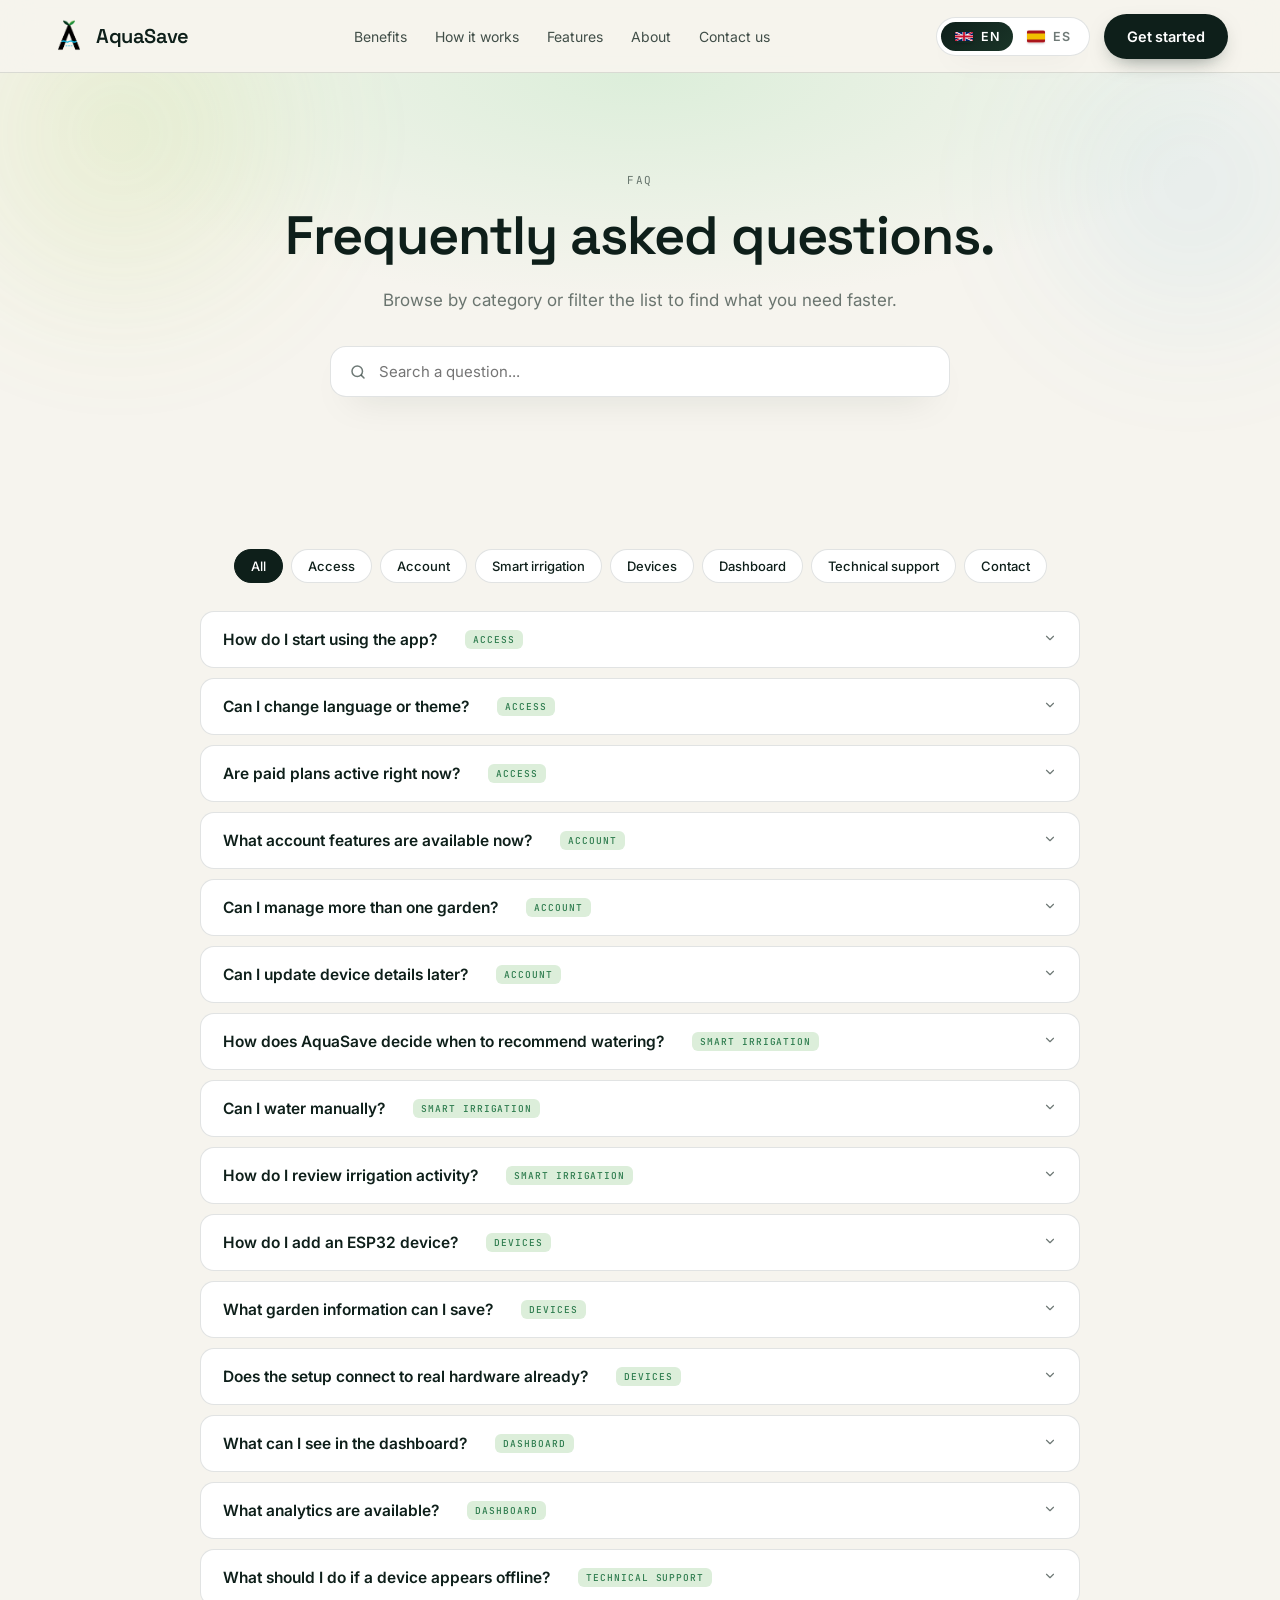
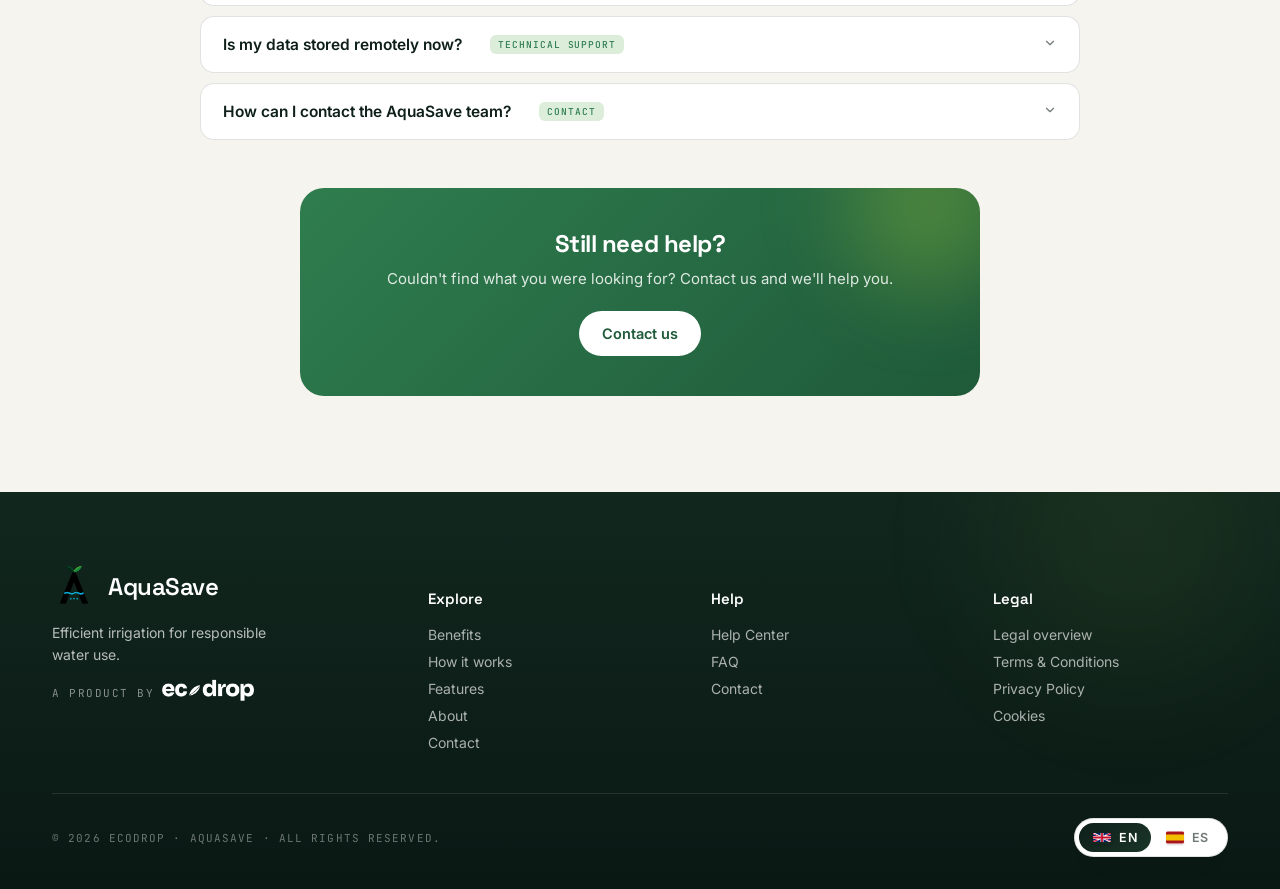
<file: faq.html>
<!doctype html>
<html lang="en">

<head>
  <meta charset="utf-8" />
  <title>AquaSave - FAQ</title>
  <meta name="viewport" content="width=device-width,initial-scale=1" />
  <link rel="icon" type="image/png" href="./public/assets/images/AquaSaveLogo.PNG?v=20260508" />
  <link rel="preconnect" href="https://fonts.googleapis.com" />
  <link rel="preconnect" href="https://fonts.gstatic.com" crossorigin />
  <link
    href="https://fonts.googleapis.com/css2?family=Inter:wght@400;500;600;700&family=Space+Grotesk:wght@500;600;700&family=JetBrains+Mono:wght@400;500&display=swap"
    rel="stylesheet" />
  <link rel="stylesheet" href="./public/assets/styles/style.css?v=20260509" />
</head>

<body>

  <nav class="top">
    <div class="container inner">
      <a href="index.html" class="brand" aria-label="AquaSave home">
        <span class="lockup">
          <img class="logo" src="./public/assets/images/AquaSaveLogo.PNG" alt="AquaSave" width="34" height="34" />
          <span class="name">
            <span>AquaSave</span>
          </span>
        </span>
      </a>
      <ul class="nav-links">
        <li><a href="index.html#benefits" data-i18n="nav_benefits">Benefits</a></li>
        <li><a href="index.html#how" data-i18n="nav_how">How it works</a></li>
        <li><a href="index.html#features" data-i18n="nav_features">Features</a></li>
        <li><a href="index.html#about" data-i18n="nav_about">About</a></li>
        <li><a href="index.html#contact" data-i18n="nav_contact">Contact us</a></li>
      </ul>
      <div class="nav-actions">
        <div class="lang" id="langToggle" role="group" aria-label="Language">
          <span class="pill" aria-hidden="true"></span>
          <button data-lang="en" class="is-active">
            <span class="flag" aria-hidden="true">
              <svg viewBox="0 0 60 30">
                <clipPath id="t">
                  <path d="M0 0 v30 h60 V0 z" />
                </clipPath>
                <clipPath id="s">
                  <path d="M30 15 h30 v15 z M0 15 v15 h30 z M0 0 v15 h30 z M30 0 h30 v15 z" />
                </clipPath>
                <g clip-path="url(#t)">
                  <path d="M0 0 v30 h60 V0 z" fill="#012169" />
                  <path d="M0 0 L60 30 M60 0 L0 30" stroke="#fff" stroke-width="6" />
                  <path d="M0 0 L60 30 M60 0 L0 30" clip-path="url(#s)" stroke="#C8102E" stroke-width="4" />
                  <path d="M30 0 v30 M0 15 h60" stroke="#fff" stroke-width="10" />
                  <path d="M30 0 v30 M0 15 h60" stroke="#C8102E" stroke-width="6" />
                </g>
              </svg>
            </span>
            EN
          </button>
          <button data-lang="es">
            <span class="flag" aria-hidden="true">
              <svg viewBox="0 0 60 40">
                <rect width="60" height="40" fill="#AA151B" />
                <rect y="10" width="60" height="20" fill="#F1BF00" />
              </svg>
            </span>
            ES
          </button>
        </div>
        <a href="https://aquasave-cae9e.web.app/" class="btn btn-primary nav-cta" data-i18n="nav_cta">Get started</a>
      </div>
      <button class="nav-toggle" id="navToggle" aria-label="Toggle menu" aria-expanded="false" aria-controls="mobileMenu">
        <span class="bar"></span>
        <span class="bar"></span>
        <span class="bar"></span>
      </button>
    </div>
  </nav>

  <div class="mobile-backdrop" id="mobileBackdrop" aria-hidden="true"></div>
  <aside class="mobile-menu" id="mobileMenu" aria-hidden="true">
    <div class="mobile-menu-head">
      <span class="mobile-menu-brand">
        <img src="./public/assets/images/AquaSaveLogo.PNG" alt="" />
        <span>AquaSave</span>
      </span>
      <button class="mobile-menu-close" id="mobileMenuClose" aria-label="Close menu">
        <svg width="18" height="18" viewBox="0 0 24 24" fill="none">
          <path d="M5 5 l14 14 M19 5 l-14 14" stroke="currentColor" stroke-width="2" stroke-linecap="round" />
        </svg>
      </button>
    </div>
    <ul class="mobile-nav">
      <li><a href="index.html#benefits" data-i18n="nav_benefits">Benefits</a></li>
      <li><a href="index.html#how" data-i18n="nav_how">How it works</a></li>
      <li><a href="index.html#features" data-i18n="nav_features">Features</a></li>
      <li><a href="index.html#about" data-i18n="nav_about">About</a></li>
      <li><a href="help.html" data-i18n="foot_help_center">Help Center</a></li>
      <li><a href="index.html#contact" data-i18n="nav_contact">Contact us</a></li>
    </ul>
    <div class="mobile-actions">
      <a href="https://aquasave-cae9e.web.app/" class="btn btn-primary mobile-cta" data-i18n="nav_cta">Get started</a>
    </div>
  </aside>

  <section class="faq-hero">
    <div class="container">
      <div class="reveal">
        <div class="mono" data-i18n="faq_eyebrow">FAQ</div>
        <h1 data-i18n="faq_title">Frequently asked questions.</h1>
        <p class="lead" data-i18n="faq_lead">Browse by category or filter the list to find what you need faster.</p>
        <div class="help-search-shell reveal" data-delay="120">
          <div class="help-search">
            <svg width="18" height="18" viewBox="0 0 24 24" fill="none" aria-hidden="true">
              <circle cx="11" cy="11" r="7" stroke="currentColor" stroke-width="2" />
              <path d="M20 20 l-3.5 -3.5" stroke="currentColor" stroke-width="2" stroke-linecap="round" />
            </svg>
            <input type="search" id="faqSearch" data-i18n-placeholder="faq_search_ph"
              placeholder="Search a question..." aria-label="Search FAQ" />
          </div>
        </div>
      </div>
    </div>
  </section>

  <section class="s faq-section" id="faq">
    <div class="container">
      <div class="faq-filters reveal" id="faqFilters">
        <button class="is-active" data-filter="all" data-i18n="faq_all">All</button>
        <button data-filter="billing" data-i18n="faq_billing">Access</button>
        <button data-filter="account" data-i18n="faq_account">Account</button>
        <button data-filter="irrigation" data-i18n="faq_irrigation">Smart irrigation</button>
        <button data-filter="devices" data-i18n="faq_devices">Devices</button>
        <button data-filter="plans" data-i18n="faq_plans">Dashboard</button>
        <button data-filter="support" data-i18n="faq_support">Technical support</button>
        <button data-filter="contact" data-i18n="faq_contact">Contact</button>
      </div>
      <div class="faq-list" id="faqList">
        <div class="faq-item" data-cat="billing" id="billing">
          <button class="faq-q"><span data-i18n="faq_q1">How do I start using the app?</span><span class="tag" data-i18n="faq_billing">Access</span><span class="chev"><svg width="14" height="14" viewBox="0 0 24 24" fill="none">
                <path d="M6 9 l6 6 l6 -6" stroke="currentColor" stroke-width="2" stroke-linecap="round" stroke-linejoin="round" />
              </svg></span></button>
          <div class="faq-a">
            <div class="faq-a-inner" data-i18n="faq_a1">Open the deployed AquaSave app, register or sign in, and use the Devices section to create your first garden record. The current release focuses on the frontend experience while backend and hardware integration are connected.</div>
          </div>
        </div>
        <div class="faq-item" data-cat="billing">
          <button class="faq-q"><span data-i18n="faq_q2">Can I change language or theme?</span><span class="tag" data-i18n="faq_billing">Access</span><span class="chev"><svg width="14" height="14" viewBox="0 0 24 24" fill="none">
                <path d="M6 9 l6 6 l6 -6" stroke="currentColor" stroke-width="2" stroke-linecap="round" stroke-linejoin="round" />
              </svg></span></button>
          <div class="faq-a">
            <div class="faq-a-inner" data-i18n="faq_a2">Yes. The app includes Spanish and English UI copy, plus light and dark theme support so the dashboard stays readable in both modes.</div>
          </div>
        </div>
        <div class="faq-item" data-cat="billing">
          <button class="faq-q"><span data-i18n="faq_q10">Are paid plans active right now?</span><span class="tag" data-i18n="faq_billing">Access</span><span class="chev"><svg width="14" height="14" viewBox="0 0 24 24" fill="none">
                <path d="M6 9 l6 6 l6 -6" stroke="currentColor" stroke-width="2" stroke-linecap="round" stroke-linejoin="round" />
              </svg></span></button>
          <div class="faq-a">
            <div class="faq-a-inner" data-i18n="faq_a10">Not yet. Plan and access copy is informational in this frontend release; billing, subscriptions and account-level limits will be enabled in a later service integration.</div>
          </div>
        </div>
        <div class="faq-item" data-cat="account" id="account">
          <button class="faq-q"><span data-i18n="faq_q3">What account features are available now?</span><span class="tag" data-i18n="faq_account">Account</span><span class="chev"><svg width="14" height="14" viewBox="0 0 24 24" fill="none">
                <path d="M6 9 l6 6 l6 -6" stroke="currentColor" stroke-width="2" stroke-linecap="round" stroke-linejoin="round" />
              </svg></span></button>
          <div class="faq-a">
            <div class="faq-a-inner" data-i18n="faq_a3">You can use the login and registration screens, view the profile area, and test password-form feedback. Email recovery and Google sign-in are planned for later backend integration.</div>
          </div>
        </div>
        <div class="faq-item" data-cat="account">
          <button class="faq-q"><span data-i18n="faq_q11">Can I manage more than one garden?</span><span class="tag" data-i18n="faq_account">Account</span><span class="chev"><svg width="14" height="14" viewBox="0 0 24 24" fill="none">
                <path d="M6 9 l6 6 l6 -6" stroke="currentColor" stroke-width="2" stroke-linecap="round" stroke-linejoin="round" />
              </svg></span></button>
          <div class="faq-a">
            <div class="faq-a-inner" data-i18n="faq_a11">Yes. The interface lets you create, edit and review multiple garden/device records so each growing area can have its own context.</div>
          </div>
        </div>
        <div class="faq-item" data-cat="account">
          <button class="faq-q"><span data-i18n="faq_q12">Can I update device details later?</span><span class="tag" data-i18n="faq_account">Account</span><span class="chev"><svg width="14" height="14" viewBox="0 0 24 24" fill="none">
                <path d="M6 9 l6 6 l6 -6" stroke="currentColor" stroke-width="2" stroke-linecap="round" stroke-linejoin="round" />
              </svg></span></button>
          <div class="faq-a">
            <div class="faq-a-inner" data-i18n="faq_a12">Yes. You can edit the garden name, location, plant count and related setup details from the device dialogs.</div>
          </div>
        </div>
        <div class="faq-item" data-cat="irrigation" id="irrigation">
          <button class="faq-q"><span data-i18n="faq_q4">How does AquaSave decide when to recommend watering?</span><span class="tag" data-i18n="faq_irrigation">Smart irrigation</span><span class="chev"><svg width="14" height="14" viewBox="0 0 24 24" fill="none">
                <path d="M6 9 l6 6 l6 -6" stroke="currentColor" stroke-width="2" stroke-linecap="round" stroke-linejoin="round" />
              </svg></span></button>
          <div class="faq-a">
            <div class="faq-a-inner" data-i18n="faq_a4">The frontend combines configured moisture limits, hot and cold temperature thresholds, rain probability and current garden humidity to show clear watering advice.</div>
          </div>
        </div>
        <div class="faq-item" data-cat="irrigation">
          <button class="faq-q"><span data-i18n="faq_q13">Can I water manually?</span><span class="tag" data-i18n="faq_irrigation">Smart irrigation</span><span class="chev"><svg width="14" height="14" viewBox="0 0 24 24" fill="none">
                <path d="M6 9 l6 6 l6 -6" stroke="currentColor" stroke-width="2" stroke-linecap="round" stroke-linejoin="round" />
              </svg></span></button>
          <div class="faq-a">
            <div class="faq-a-inner" data-i18n="faq_a13">The dashboard includes a start/stop watering control with a visual active state and timer. In this release it previews the control flow; physical watering depends on the future ESP32 integration.</div>
          </div>
        </div>
        <div class="faq-item" data-cat="irrigation">
          <button class="faq-q"><span data-i18n="faq_q14">How do I review irrigation activity?</span><span class="tag" data-i18n="faq_irrigation">Smart irrigation</span><span class="chev"><svg width="14" height="14" viewBox="0 0 24 24" fill="none">
                <path d="M6 9 l6 6 l6 -6" stroke="currentColor" stroke-width="2" stroke-linecap="round" stroke-linejoin="round" />
              </svg></span></button>
          <div class="faq-a">
            <div class="faq-a-inner" data-i18n="faq_a14">Use History to see watering records with date, garden, type, duration, liters and moisture before/after. You can also log manual watering entries in memory.</div>
          </div>
        </div>
        <div class="faq-item" data-cat="devices" id="devices">
          <button class="faq-q"><span data-i18n="faq_q5">How do I add an ESP32 device?</span><span class="tag" data-i18n="faq_devices">Devices</span><span class="chev"><svg width="14" height="14" viewBox="0 0 24 24" fill="none">
                <path d="M6 9 l6 6 l6 -6" stroke="currentColor" stroke-width="2" stroke-linecap="round" stroke-linejoin="round" />
              </svg></span></button>
          <div class="faq-a">
            <div class="faq-a-inner" data-i18n="faq_a5">Go to Devices, choose Add device, and follow the guided flow: preparation, Wi-Fi details, simulated verification, garden data, plant type, thresholds, sensor check and summary.</div>
          </div>
        </div>
        <div class="faq-item" data-cat="devices">
          <button class="faq-q"><span data-i18n="faq_q6">What garden information can I save?</span><span class="tag" data-i18n="faq_devices">Devices</span><span class="chev"><svg width="14" height="14" viewBox="0 0 24 24" fill="none">
                <path d="M6 9 l6 6 l6 -6" stroke="currentColor" stroke-width="2" stroke-linecap="round" stroke-linejoin="round" />
              </svg></span></button>
          <div class="faq-a">
            <div class="faq-a-inner" data-i18n="faq_a6">Each device record can include a name, location, plant count, plant type, optional description, humidity thresholds and bilingual location display.</div>
          </div>
        </div>
        <div class="faq-item" data-cat="devices">
          <button class="faq-q"><span data-i18n="faq_q15">Does the setup connect to real hardware already?</span><span class="tag" data-i18n="faq_devices">Devices</span><span class="chev"><svg width="14" height="14" viewBox="0 0 24 24" fill="none">
                <path d="M6 9 l6 6 l6 -6" stroke="currentColor" stroke-width="2" stroke-linecap="round" stroke-linejoin="round" />
              </svg></span></button>
          <div class="faq-a">
            <div class="faq-a-inner" data-i18n="faq_a15">The current app includes the frontend setup and verification screens. Real ESP32 pairing, sensor sync and firmware actions are planned for the hardware/backend stage.</div>
          </div>
        </div>
        <div class="faq-item" data-cat="plans" id="plans">
          <button class="faq-q"><span data-i18n="faq_q7">What can I see in the dashboard?</span><span class="tag" data-i18n="faq_plans">Dashboard</span><span class="chev"><svg width="14" height="14" viewBox="0 0 24 24" fill="none">
                <path d="M6 9 l6 6 l6 -6" stroke="currentColor" stroke-width="2" stroke-linecap="round" stroke-linejoin="round" />
              </svg></span></button>
          <div class="faq-a">
            <div class="faq-a-inner" data-i18n="faq_a7">The dashboard shows the active garden, connection badge, humidity, temperature, weather card, rain probability and quick watering controls in one place.</div>
          </div>
        </div>
        <div class="faq-item" data-cat="plans">
          <button class="faq-q"><span data-i18n="faq_q16">What analytics are available?</span><span class="tag" data-i18n="faq_plans">Dashboard</span><span class="chev"><svg width="14" height="14" viewBox="0 0 24 24" fill="none">
                <path d="M6 9 l6 6 l6 -6" stroke="currentColor" stroke-width="2" stroke-linecap="round" stroke-linejoin="round" />
              </svg></span></button>
          <div class="faq-a">
            <div class="faq-a-inner" data-i18n="faq_a16">The Analysis screen presents pump tank level in liters and percentage, weekly moisture trend, on-time watering indicators and data-availability messages.</div>
          </div>
        </div>
        <div class="faq-item" data-cat="support" id="support">
          <button class="faq-q"><span data-i18n="faq_q8">What should I do if a device appears offline?</span><span class="tag" data-i18n="faq_support">Technical support</span><span class="chev"><svg width="14" height="14" viewBox="0 0 24 24" fill="none">
                <path d="M6 9 l6 6 l6 -6" stroke="currentColor" stroke-width="2" stroke-linecap="round" stroke-linejoin="round" />
              </svg></span></button>
          <div class="faq-a">
            <div class="faq-a-inner" data-i18n="faq_a8">Check the device status badge and Wi-Fi setup details in the app. Real diagnostics and ESP32 communication will be completed with the backend and firmware integration.</div>
          </div>
        </div>
        <div class="faq-item" data-cat="support">
          <button class="faq-q"><span data-i18n="faq_q17">Is my data stored remotely now?</span><span class="tag" data-i18n="faq_support">Technical support</span><span class="chev"><svg width="14" height="14" viewBox="0 0 24 24" fill="none">
                <path d="M6 9 l6 6 l6 -6" stroke="currentColor" stroke-width="2" stroke-linecap="round" stroke-linejoin="round" />
              </svg></span></button>
          <div class="faq-a">
            <div class="faq-a-inner" data-i18n="faq_a17">In this frontend release, most app data is represented locally or through mock/state flows. Remote persistence and production security controls will come with backend integration.</div>
          </div>
        </div>
        <div class="faq-item" data-cat="contact" id="using">
          <button class="faq-q"><span data-i18n="faq_q9">How can I contact the AquaSave team?</span><span class="tag" data-i18n="faq_contact">Contact</span><span class="chev"><svg width="14" height="14" viewBox="0 0 24 24" fill="none">
                <path d="M6 9 l6 6 l6 -6" stroke="currentColor" stroke-width="2" stroke-linecap="round" stroke-linejoin="round" />
              </svg></span></button>
          <div class="faq-a">
            <div class="faq-a-inner" data-i18n="faq_a9">Use the contact form on the main site and tell us what you need. We'll route your message to the right person and get back to you.</div>
          </div>
        </div>
      </div>
      <div class="faq-empty" id="faqEmpty" hidden>
        <p data-i18n="faq_empty">No questions match your search. Try different keywords or contact us.</p>
      </div>
      <div class="still-help reveal">
        <h3 data-i18n="still_t">Still need help?</h3>
        <p data-i18n="still_p">Couldn't find what you were looking for? Contact us and we'll help you.</p>
        <a href="index.html#contact" class="btn" data-i18n="still_btn">Contact us</a>
      </div>
    </div>
  </section>

  <footer>
    <div class="container">
      <div class="foot-grid">
        <div class="foot-brand foot-brand-block">
          <div class="foot-lockup">
            <img src="./public/assets/images/AquaSaveLogo.PNG" alt="AquaSave" width="44" height="44" />
            <span class="name">AquaSave</span>
          </div>
          <p class="foot-slogan" data-i18n="foot_slogan">Efficient irrigation for responsible water use.</p>
          <div class="foot-by">
            <span data-i18n="foot_by">A product by</span>
            <img src="./public/assets/images/EcoDropLogo.PNG" alt="EcoDrop" width="92" height="28" />
          </div>
        </div>
        <div class="foot-col">
          <h5 data-i18n="foot_explore">Explore</h5>
          <ul>
            <li><a href="index.html#benefits" data-i18n="nav_benefits">Benefits</a></li>
            <li><a href="index.html#how" data-i18n="nav_how">How it works</a></li>
            <li><a href="index.html#features" data-i18n="nav_features">Features</a></li>
            <li><a href="index.html#about" data-i18n="nav_about">About</a></li>
            <li><a href="index.html#contact" data-i18n="foot_contact_us">Contact</a></li>
          </ul>
        </div>
        <div class="foot-col">
          <h5 data-i18n="foot_help">Help</h5>
          <ul>
            <li><a href="help.html" data-i18n="foot_help_center">Help Center</a></li>
            <li><a href="faq.html" data-i18n="foot_faq">FAQ</a></li>
            <li><a href="index.html#contact" data-i18n="foot_contact_us">Contact</a></li>
          </ul>
        </div>
        <div class="foot-col">
          <h5 data-i18n="foot_legal">Legal</h5>
          <ul>
            <li><a href="legal.html" data-i18n="foot_legal_index">Legal overview</a></li>
            <li><a href="legal.html#terms" data-i18n="foot_terms">Terms &amp; Conditions</a></li>
            <li><a href="legal.html#privacy" data-i18n="foot_privacy">Privacy Policy</a></li>
            <li><a href="legal.html#cookies" data-i18n="foot_cookies">Cookies</a></li>
          </ul>
        </div>
      </div>
      <div class="foot-bottom">
        <span class="foot-copy" data-i18n="foot_copy">© 2026 EcoDrop · AquaSave · All rights reserved.</span>
        <div class="foot-bottom-right">
          <div class="lang foot-lang" role="group" aria-label="Footer language">
            <span class="pill" aria-hidden="true"></span>
            <button data-lang="en" class="is-active">
              <span class="flag" aria-hidden="true">
                <svg viewBox="0 0 60 30">
                  <clipPath id="ft">
                    <path d="M0 0 v30 h60 V0 z" />
                  </clipPath>
                  <clipPath id="fs">
                    <path d="M30 15 h30 v15 z M0 15 v15 h30 z M0 0 v15 h30 z M30 0 h30 v15 z" />
                  </clipPath>
                  <g clip-path="url(#ft)">
                    <path d="M0 0 v30 h60 V0 z" fill="#012169" />
                    <path d="M0 0 L60 30 M60 0 L0 30" stroke="#fff" stroke-width="6" />
                    <path d="M0 0 L60 30 M60 0 L0 30" clip-path="url(#fs)" stroke="#C8102E" stroke-width="4" />
                    <path d="M30 0 v30 M0 15 h60" stroke="#fff" stroke-width="10" />
                    <path d="M30 0 v30 M0 15 h60" stroke="#C8102E" stroke-width="6" />
                  </g>
                </svg>
              </span>
              EN
            </button>
            <button data-lang="es">
              <span class="flag" aria-hidden="true">
                <svg viewBox="0 0 60 40">
                  <rect width="60" height="40" fill="#AA151B" />
                  <rect y="10" width="60" height="20" fill="#F1BF00" />
                </svg>
              </span>
              ES
            </button>
          </div>
        </div>
      </div>
    </div>
  </footer>

  <script src="./public/assets/scripts/script.js?v=20260513-3"></script>
</body>

</html>
</file>
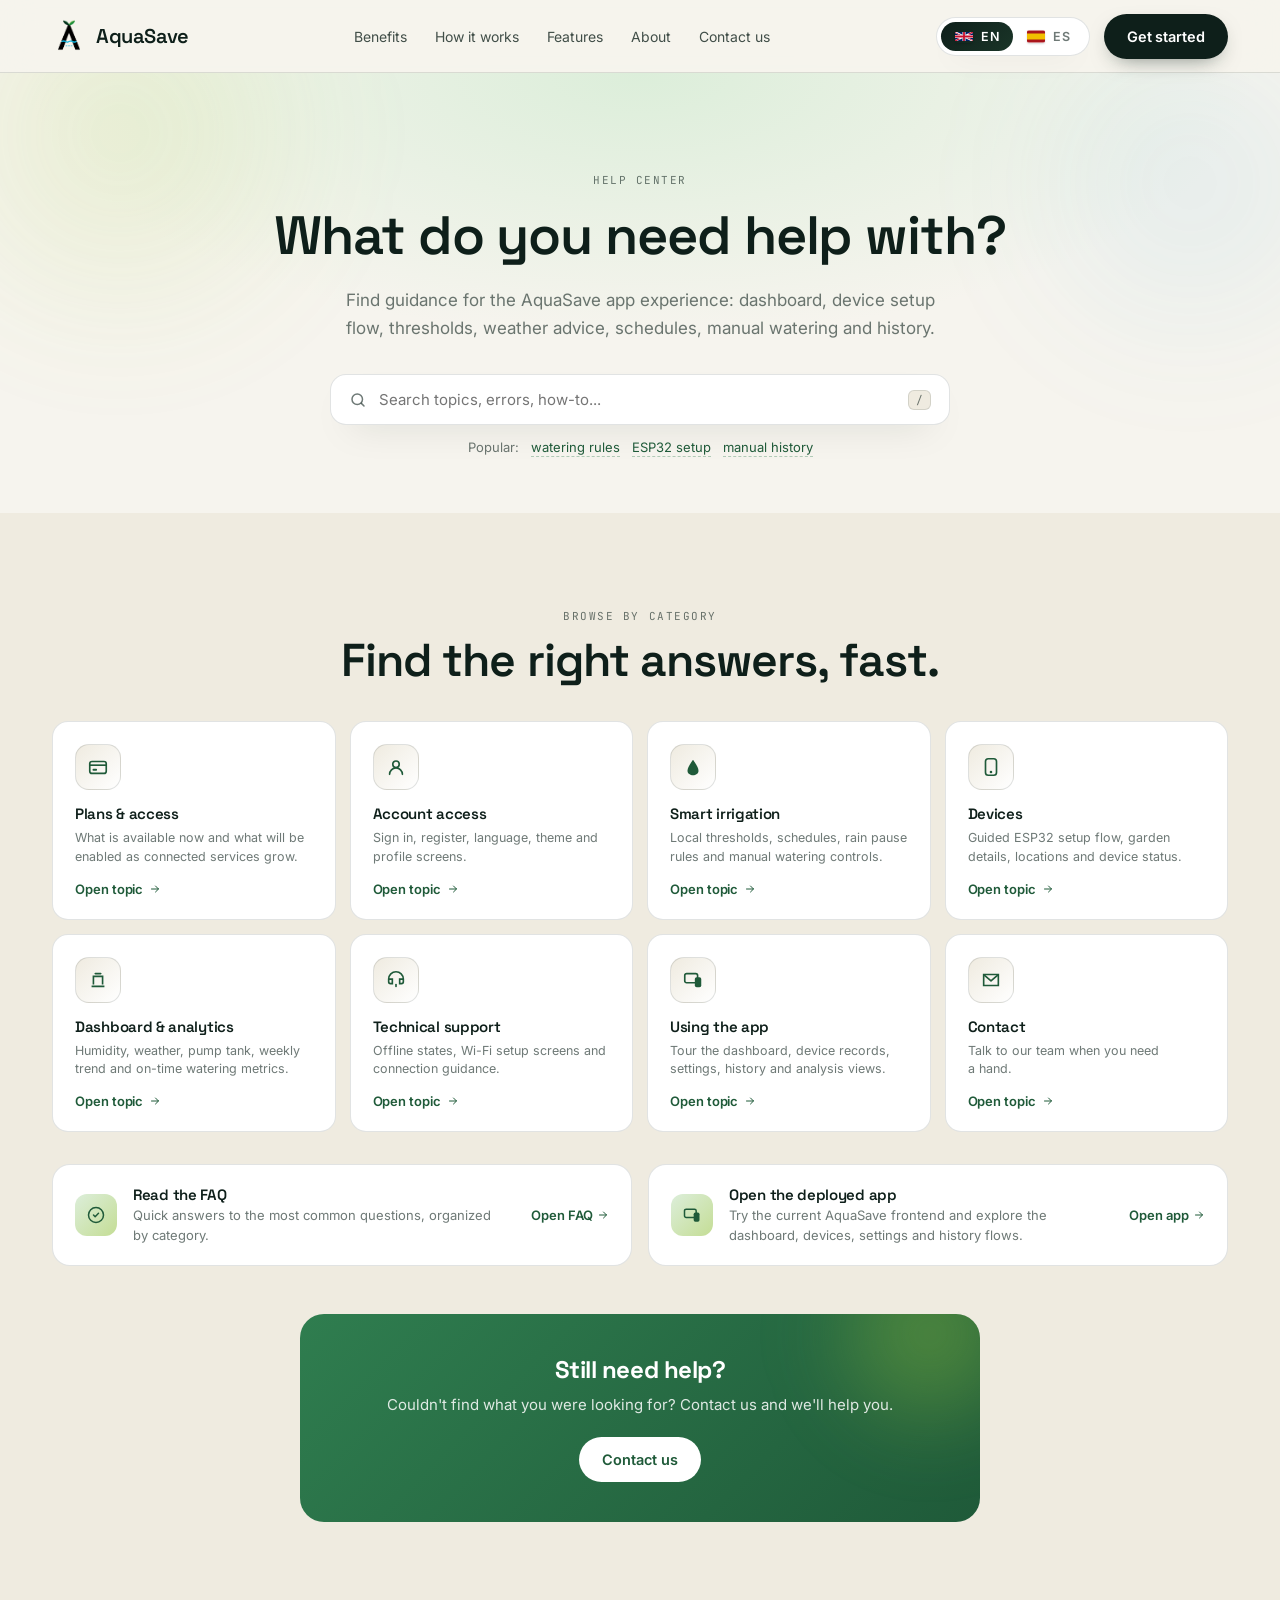
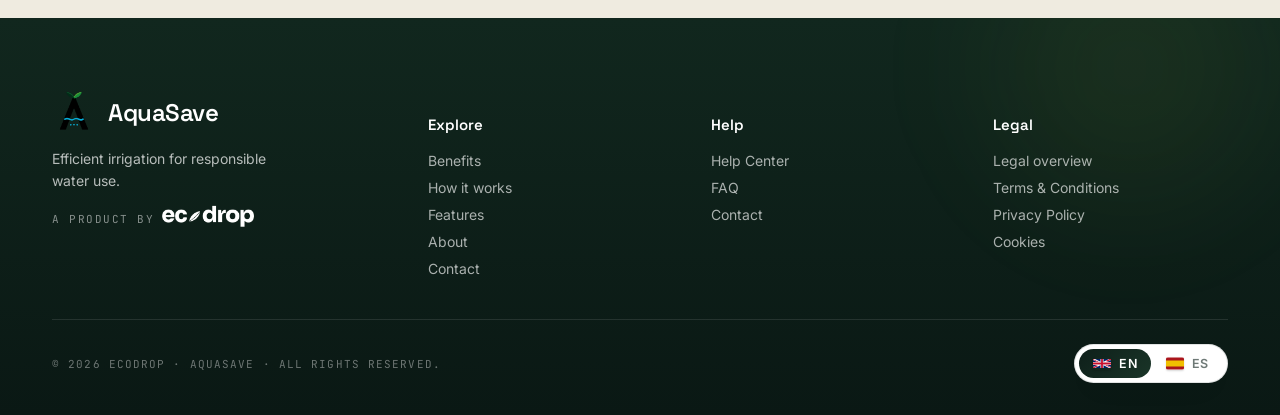
<file: help.html>
<!doctype html>
<html lang="en">

<head>
  <meta charset="utf-8" />
  <title>AquaSave - Help</title>
  <meta name="viewport" content="width=device-width,initial-scale=1" />
  <link rel="icon" type="image/png" href="./public/assets/images/AquaSaveLogo.PNG?v=20260508" />
  <link rel="preconnect" href="https://fonts.googleapis.com" />
  <link rel="preconnect" href="https://fonts.gstatic.com" crossorigin />
  <link
    href="https://fonts.googleapis.com/css2?family=Inter:wght@400;500;600;700&family=Space+Grotesk:wght@500;600;700&family=JetBrains+Mono:wght@400;500&display=swap"
    rel="stylesheet" />
  <link rel="stylesheet" href="./public/assets/styles/style.css?v=20260509" />
</head>

<body>

  <nav class="top">
    <div class="container inner">
      <a href="index.html" class="brand" aria-label="AquaSave home">
        <span class="lockup">
          <img class="logo" src="./public/assets/images/AquaSaveLogo.PNG" alt="AquaSave" width="34" height="34" />
          <span class="name">
            <span>AquaSave</span>
          </span>
        </span>
      </a>
      <ul class="nav-links">
        <li><a href="index.html#benefits" data-i18n="nav_benefits">Benefits</a></li>
        <li><a href="index.html#how" data-i18n="nav_how">How it works</a></li>
        <li><a href="index.html#features" data-i18n="nav_features">Features</a></li>
        <li><a href="index.html#about" data-i18n="nav_about">About</a></li>
        <li><a href="index.html#contact" data-i18n="nav_contact">Contact us</a></li>
      </ul>
      <div class="nav-actions">
        <div class="lang" id="langToggle" role="group" aria-label="Language">
          <span class="pill" aria-hidden="true"></span>
          <button data-lang="en" class="is-active">
            <span class="flag" aria-hidden="true">
              <svg viewBox="0 0 60 30">
                <clipPath id="t">
                  <path d="M0 0 v30 h60 V0 z" />
                </clipPath>
                <clipPath id="s">
                  <path d="M30 15 h30 v15 z M0 15 v15 h30 z M0 0 v15 h30 z M30 0 h30 v15 z" />
                </clipPath>
                <g clip-path="url(#t)">
                  <path d="M0 0 v30 h60 V0 z" fill="#012169" />
                  <path d="M0 0 L60 30 M60 0 L0 30" stroke="#fff" stroke-width="6" />
                  <path d="M0 0 L60 30 M60 0 L0 30" clip-path="url(#s)" stroke="#C8102E" stroke-width="4" />
                  <path d="M30 0 v30 M0 15 h60" stroke="#fff" stroke-width="10" />
                  <path d="M30 0 v30 M0 15 h60" stroke="#C8102E" stroke-width="6" />
                </g>
              </svg>
            </span>
            EN
          </button>
          <button data-lang="es">
            <span class="flag" aria-hidden="true">
              <svg viewBox="0 0 60 40">
                <rect width="60" height="40" fill="#AA151B" />
                <rect y="10" width="60" height="20" fill="#F1BF00" />
              </svg>
            </span>
            ES
          </button>
        </div>
        <a href="https://aquasave-cae9e.web.app/" class="btn btn-primary nav-cta" data-i18n="nav_cta">Get started</a>
      </div>
      <button class="nav-toggle" id="navToggle" aria-label="Toggle menu" aria-expanded="false" aria-controls="mobileMenu">
        <span class="bar"></span>
        <span class="bar"></span>
        <span class="bar"></span>
      </button>
    </div>
  </nav>

  <div class="mobile-backdrop" id="mobileBackdrop" aria-hidden="true"></div>
  <aside class="mobile-menu" id="mobileMenu" aria-hidden="true">
    <div class="mobile-menu-head">
      <span class="mobile-menu-brand">
        <img src="./public/assets/images/AquaSaveLogo.PNG" alt="" />
        <span>AquaSave</span>
      </span>
      <button class="mobile-menu-close" id="mobileMenuClose" aria-label="Close menu">
        <svg width="18" height="18" viewBox="0 0 24 24" fill="none">
          <path d="M5 5 l14 14 M19 5 l-14 14" stroke="currentColor" stroke-width="2" stroke-linecap="round" />
        </svg>
      </button>
    </div>
    <ul class="mobile-nav">
      <li><a href="index.html#benefits" data-i18n="nav_benefits">Benefits</a></li>
      <li><a href="index.html#how" data-i18n="nav_how">How it works</a></li>
      <li><a href="index.html#features" data-i18n="nav_features">Features</a></li>
      <li><a href="index.html#about" data-i18n="nav_about">About</a></li>
      <li><a href="faq.html" data-i18n="foot_faq">FAQ</a></li>
      <li><a href="index.html#contact" data-i18n="nav_contact">Contact us</a></li>
    </ul>
    <div class="mobile-actions">
      <a href="https://aquasave-cae9e.web.app/" class="btn btn-primary mobile-cta" data-i18n="nav_cta">Get started</a>
    </div>
  </aside>

  <section class="help-hero">
    <div class="container">
      <div class="reveal">
        <div class="mono" data-i18n="help_eyebrow">Help center</div>
        <h1 data-i18n="help_title">What do you need help with?</h1>
        <p class="lead" data-i18n="help_lead">Find guidance for the AquaSave app experience: dashboard, device setup
          flow, thresholds, weather advice, schedules, manual watering and history.</p>
        <div class="help-search-shell reveal" data-delay="120">
          <div class="help-search">
            <svg width="18" height="18" viewBox="0 0 24 24" fill="none" aria-hidden="true">
              <circle cx="11" cy="11" r="7" stroke="currentColor" stroke-width="2" />
              <path d="M20 20 l-3.5 -3.5" stroke="currentColor" stroke-width="2" stroke-linecap="round" />
            </svg>
            <input type="search" id="helpSearch" data-i18n-placeholder="help_search_ph"
              placeholder="Search topics, errors, how-to..." aria-label="Search help topics" />
            <kbd class="help-kbd">/</kbd>
          </div>
          <div class="help-shortcuts">
            <span data-i18n="help_popular">Popular:</span>
            <a href="faq.html#irrigation" data-i18n="help_pop1">watering rules</a>
            <a href="faq.html#devices" data-i18n="help_pop2">ESP32 setup</a>
            <a href="faq.html#account" data-i18n="help_pop3">manual history</a>
          </div>
        </div>
      </div>
    </div>
  </section>

  <section class="s help-section">
    <div class="container">
      <div class="section-head reveal small">
        <div class="mono" data-i18n="help_cat_eyebrow">Browse by category</div>
        <h2 data-i18n="help_cat_title">Find the right answers, fast.</h2>
      </div>
      <div class="help-grid reveal-stagger" id="helpGrid">
        <a class="help-card" href="faq.html#billing" data-help="billing">
          <div class="ic">
            <svg width="22" height="22" viewBox="0 0 24 24" fill="none">
              <rect x="3" y="6" width="18" height="13" rx="2.5" stroke="currentColor" stroke-width="1.8" />
              <path d="M3 10 h18" stroke="currentColor" stroke-width="1.8" />
              <rect x="6" y="14" width="5" height="2" rx="1" fill="currentColor" />
            </svg>
          </div>
          <h4 data-i18n="help_h1_t">Plans &amp; access</h4>
          <p data-i18n="help_h1_d">What is available now and what will be enabled as connected services grow.</p>
          <span class="help-link"><span data-i18n="help_open">Open topic</span>
            <svg width="12" height="12" viewBox="0 0 24 24" fill="none">
              <path d="M5 12 h14 M13 6 l6 6 l-6 6" stroke="currentColor" stroke-width="2" stroke-linecap="round" stroke-linejoin="round" />
            </svg>
          </span>
        </a>
        <a class="help-card" href="faq.html#account" data-help="account">
          <div class="ic">
            <svg width="22" height="22" viewBox="0 0 24 24" fill="none">
              <circle cx="12" cy="9" r="3.5" stroke="currentColor" stroke-width="1.8" />
              <path d="M5 20 a7 7 0 0 1 14 0" stroke="currentColor" stroke-width="1.8" stroke-linecap="round" />
            </svg>
          </div>
          <h4 data-i18n="help_h2_t">Account access</h4>
          <p data-i18n="help_h2_d">Sign in, register, language, theme and profile screens.</p>
          <span class="help-link"><span data-i18n="help_open">Open topic</span>
            <svg width="12" height="12" viewBox="0 0 24 24" fill="none">
              <path d="M5 12 h14 M13 6 l6 6 l-6 6" stroke="currentColor" stroke-width="2" stroke-linecap="round" stroke-linejoin="round" />
            </svg>
          </span>
        </a>
        <a class="help-card" href="faq.html#irrigation" data-help="irrigation">
          <div class="ic">
            <svg width="22" height="22" viewBox="0 0 24 24" fill="none">
              <path d="M12 4 C 16 10, 18 13, 18 16 C 18 19, 15 21, 12 21 C 9 21, 6 19, 6 16 C 6 13, 8 10, 12 4 Z"
                fill="currentColor" />
            </svg>
          </div>
          <h4 data-i18n="help_h3_t">Smart irrigation</h4>
          <p data-i18n="help_h3_d">Local thresholds, schedules, rain pause rules and manual watering controls.</p>
          <span class="help-link"><span data-i18n="help_open">Open topic</span>
            <svg width="12" height="12" viewBox="0 0 24 24" fill="none">
              <path d="M5 12 h14 M13 6 l6 6 l-6 6" stroke="currentColor" stroke-width="2" stroke-linecap="round" stroke-linejoin="round" />
            </svg>
          </span>
        </a>
        <a class="help-card" href="faq.html#devices" data-help="devices">
          <div class="ic">
            <svg width="22" height="22" viewBox="0 0 24 24" fill="none">
              <rect x="6" y="3" width="12" height="18" rx="3" stroke="currentColor" stroke-width="1.8" />
              <circle cx="12" cy="17.5" r="1.4" fill="currentColor" />
            </svg>
          </div>
          <h4 data-i18n="help_h4_t">Devices</h4>
          <p data-i18n="help_h4_d">Guided ESP32 setup flow, garden details, locations and device status.</p>
          <span class="help-link"><span data-i18n="help_open">Open topic</span>
            <svg width="12" height="12" viewBox="0 0 24 24" fill="none">
              <path d="M5 12 h14 M13 6 l6 6 l-6 6" stroke="currentColor" stroke-width="2" stroke-linecap="round" stroke-linejoin="round" />
            </svg>
          </span>
        </a>
        <a class="help-card" href="faq.html#plans" data-help="plans">
          <div class="ic">
            <svg width="22" height="22" viewBox="0 0 24 24" fill="none">
              <path d="M5 19 h14" stroke="currentColor" stroke-width="1.8" />
              <path d="M7 17 V 8 h10 v9" stroke="currentColor" stroke-width="1.8" fill="none" />
              <path d="M9 5 h6" stroke="currentColor" stroke-width="1.8" stroke-linecap="round" />
            </svg>
          </div>
          <h4 data-i18n="help_h5_t">Dashboard &amp; analytics</h4>
          <p data-i18n="help_h5_d">Humidity, weather, pump tank, weekly trend and on-time watering metrics.</p>
          <span class="help-link"><span data-i18n="help_open">Open topic</span>
            <svg width="12" height="12" viewBox="0 0 24 24" fill="none">
              <path d="M5 12 h14 M13 6 l6 6 l-6 6" stroke="currentColor" stroke-width="2" stroke-linecap="round" stroke-linejoin="round" />
            </svg>
          </span>
        </a>
        <a class="help-card" href="faq.html#support" data-help="support">
          <div class="ic">
            <svg width="22" height="22" viewBox="0 0 24 24" fill="none">
              <path d="M12 3 a8 8 0 0 0 -8 8 v3 a2 2 0 0 0 2 2 h2 v-5 H 4.2" stroke="currentColor" stroke-width="1.8" fill="none" />
              <path d="M12 3 a8 8 0 0 1 8 8 v3 a2 2 0 0 1 -2 2 h-2 v-5 h3.8" stroke="currentColor" stroke-width="1.8" fill="none" />
              <path d="M12 17 v2" stroke="currentColor" stroke-width="1.8" stroke-linecap="round" />
            </svg>
          </div>
          <h4 data-i18n="help_h6_t">Technical support</h4>
          <p data-i18n="help_h6_d">Offline states, Wi-Fi setup screens and connection guidance.</p>
          <span class="help-link"><span data-i18n="help_open">Open topic</span>
            <svg width="12" height="12" viewBox="0 0 24 24" fill="none">
              <path d="M5 12 h14 M13 6 l6 6 l-6 6" stroke="currentColor" stroke-width="2" stroke-linecap="round" stroke-linejoin="round" />
            </svg>
          </span>
        </a>
        <a class="help-card" href="faq.html#using" data-help="using">
          <div class="ic">
            <svg width="22" height="22" viewBox="0 0 24 24" fill="none">
              <rect x="3" y="5" width="14" height="10" rx="2" stroke="currentColor" stroke-width="1.8" />
              <rect x="14" y="9" width="7" height="11" rx="2" fill="currentColor" />
            </svg>
          </div>
          <h4 data-i18n="help_h8_t">Using the app</h4>
          <p data-i18n="help_h8_d">Tour the dashboard, device records, settings, history and analysis views.</p>
          <span class="help-link"><span data-i18n="help_open">Open topic</span>
            <svg width="12" height="12" viewBox="0 0 24 24" fill="none">
              <path d="M5 12 h14 M13 6 l6 6 l-6 6" stroke="currentColor" stroke-width="2" stroke-linecap="round" stroke-linejoin="round" />
            </svg>
          </span>
        </a>
        <a class="help-card" href="index.html#contact" data-help="contact">
          <div class="ic">
            <svg width="22" height="22" viewBox="0 0 24 24" fill="none">
              <path d="M4 6 h16 v12 H4 Z" stroke="currentColor" stroke-width="1.8" />
              <path d="M5 7 l7 6 l7 -6" stroke="currentColor" stroke-width="1.8" stroke-linecap="round" stroke-linejoin="round" />
            </svg>
          </div>
          <h4 data-i18n="help_h7_t">Contact</h4>
          <p data-i18n="help_h7_d">Send us a message. A real human will get back to you within a couple of days.</p>
          <span class="help-link"><span data-i18n="help_open">Open topic</span>
            <svg width="12" height="12" viewBox="0 0 24 24" fill="none">
              <path d="M5 12 h14 M13 6 l6 6 l-6 6" stroke="currentColor" stroke-width="2" stroke-linecap="round" stroke-linejoin="round" />
            </svg>
          </span>
        </a>
      </div>

      <div class="help-strip reveal">
        <div class="help-strip-card">
          <div class="ic"><svg width="20" height="20" viewBox="0 0 24 24" fill="none">
              <circle cx="12" cy="12" r="9" stroke="currentColor" stroke-width="1.8" />
              <path d="M9 12 l2 2 l4 -4" stroke="currentColor" stroke-width="1.8" stroke-linecap="round" stroke-linejoin="round" />
            </svg></div>
          <div>
            <h4 data-i18n="help_strip1_t">Read the FAQ</h4>
            <p data-i18n="help_strip1_p">Quick answers to the most common questions, organized by category.</p>
          </div>
          <a class="help-strip-link" href="faq.html"><span data-i18n="help_strip1_l">Open FAQ</span>
            <svg width="12" height="12" viewBox="0 0 24 24" fill="none">
              <path d="M5 12 h14 M13 6 l6 6 l-6 6" stroke="currentColor" stroke-width="2" stroke-linecap="round" stroke-linejoin="round" />
            </svg></a>
        </div>
        <div class="help-strip-card">
          <div class="ic"><svg width="20" height="20" viewBox="0 0 24 24" fill="none">
              <rect x="3" y="5" width="14" height="10" rx="2" stroke="currentColor" stroke-width="1.8" />
              <rect x="14" y="9" width="7" height="11" rx="2" fill="currentColor" />
            </svg></div>
          <div>
            <h4 data-i18n="help_strip2_t">Open the deployed app</h4>
            <p data-i18n="help_strip2_p">Try the current AquaSave frontend and explore the dashboard, devices, settings and history flows.</p>
          </div>
          <a class="help-strip-link" href="https://aquasave-cae9e.web.app/"><span data-i18n="help_strip2_l">Open app</span>
            <svg width="12" height="12" viewBox="0 0 24 24" fill="none">
              <path d="M5 12 h14 M13 6 l6 6 l-6 6" stroke="currentColor" stroke-width="2" stroke-linecap="round" stroke-linejoin="round" />
            </svg></a>
        </div>
      </div>

      <div class="still-help reveal">
        <h3 data-i18n="still_t">Still need help?</h3>
        <p data-i18n="still_p">Couldn't find what you were looking for? Contact us and we'll help you.</p>
        <a href="index.html#contact" class="btn" data-i18n="still_btn">Contact us</a>
      </div>
    </div>
  </section>

  <footer>
    <div class="container">
      <div class="foot-grid">
        <div class="foot-brand foot-brand-block">
          <div class="foot-lockup">
            <img src="./public/assets/images/AquaSaveLogo.PNG" alt="AquaSave" width="44" height="44" />
            <span class="name">AquaSave</span>
          </div>
          <p class="foot-slogan" data-i18n="foot_slogan">Efficient irrigation for responsible water use.</p>
          <div class="foot-by">
            <span data-i18n="foot_by">A product by</span>
            <img src="./public/assets/images/EcoDropLogo.PNG" alt="EcoDrop" width="92" height="28" />
          </div>
        </div>
        <div class="foot-col">
          <h5 data-i18n="foot_explore">Explore</h5>
          <ul>
            <li><a href="index.html#benefits" data-i18n="nav_benefits">Benefits</a></li>
            <li><a href="index.html#how" data-i18n="nav_how">How it works</a></li>
            <li><a href="index.html#features" data-i18n="nav_features">Features</a></li>
            <li><a href="index.html#about" data-i18n="nav_about">About</a></li>
            <li><a href="index.html#contact" data-i18n="foot_contact_us">Contact</a></li>
          </ul>
        </div>
        <div class="foot-col">
          <h5 data-i18n="foot_help">Help</h5>
          <ul>
            <li><a href="help.html" data-i18n="foot_help_center">Help Center</a></li>
            <li><a href="faq.html" data-i18n="foot_faq">FAQ</a></li>
            <li><a href="index.html#contact" data-i18n="foot_contact_us">Contact</a></li>
          </ul>
        </div>
        <div class="foot-col">
          <h5 data-i18n="foot_legal">Legal</h5>
          <ul>
            <li><a href="legal.html" data-i18n="foot_legal_index">Legal overview</a></li>
            <li><a href="legal.html#terms" data-i18n="foot_terms">Terms &amp; Conditions</a></li>
            <li><a href="legal.html#privacy" data-i18n="foot_privacy">Privacy Policy</a></li>
            <li><a href="legal.html#cookies" data-i18n="foot_cookies">Cookies</a></li>
          </ul>
        </div>
      </div>
      <div class="foot-bottom">
        <span class="foot-copy" data-i18n="foot_copy">© 2026 EcoDrop · AquaSave · All rights reserved.</span>
        <div class="foot-bottom-right">
          <div class="lang foot-lang" role="group" aria-label="Footer language">
            <span class="pill" aria-hidden="true"></span>
            <button data-lang="en" class="is-active">
              <span class="flag" aria-hidden="true">
                <svg viewBox="0 0 60 30">
                  <clipPath id="ft">
                    <path d="M0 0 v30 h60 V0 z" />
                  </clipPath>
                  <clipPath id="fs">
                    <path d="M30 15 h30 v15 z M0 15 v15 h30 z M0 0 v15 h30 z M30 0 h30 v15 z" />
                  </clipPath>
                  <g clip-path="url(#ft)">
                    <path d="M0 0 v30 h60 V0 z" fill="#012169" />
                    <path d="M0 0 L60 30 M60 0 L0 30" stroke="#fff" stroke-width="6" />
                    <path d="M0 0 L60 30 M60 0 L0 30" clip-path="url(#fs)" stroke="#C8102E" stroke-width="4" />
                    <path d="M30 0 v30 M0 15 h60" stroke="#fff" stroke-width="10" />
                    <path d="M30 0 v30 M0 15 h60" stroke="#C8102E" stroke-width="6" />
                  </g>
                </svg>
              </span>
              EN
            </button>
            <button data-lang="es">
              <span class="flag" aria-hidden="true">
                <svg viewBox="0 0 60 40">
                  <rect width="60" height="40" fill="#AA151B" />
                  <rect y="10" width="60" height="20" fill="#F1BF00" />
                </svg>
              </span>
              ES
            </button>
          </div>
        </div>
      </div>
    </div>
  </footer>

  <script src="./public/assets/scripts/script.js?v=20260513-3"></script>
</body>

</html>
</file>
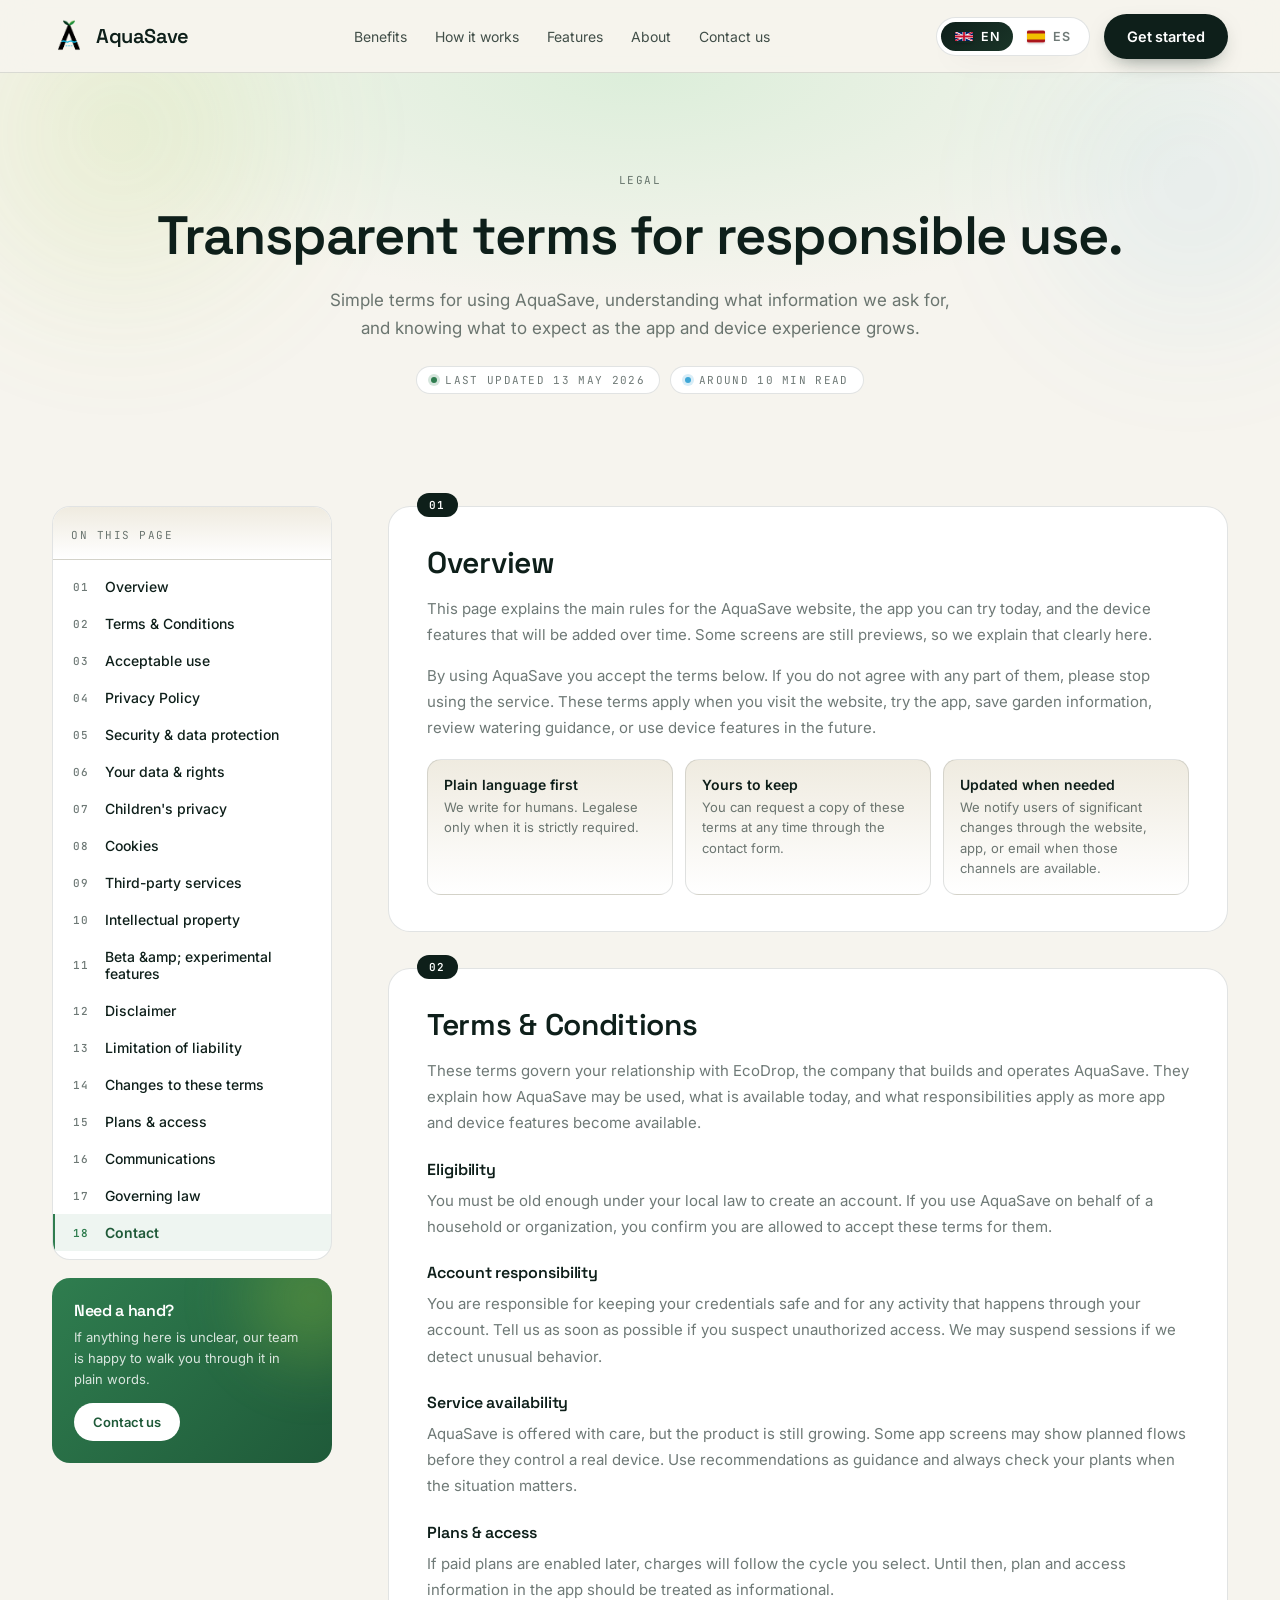
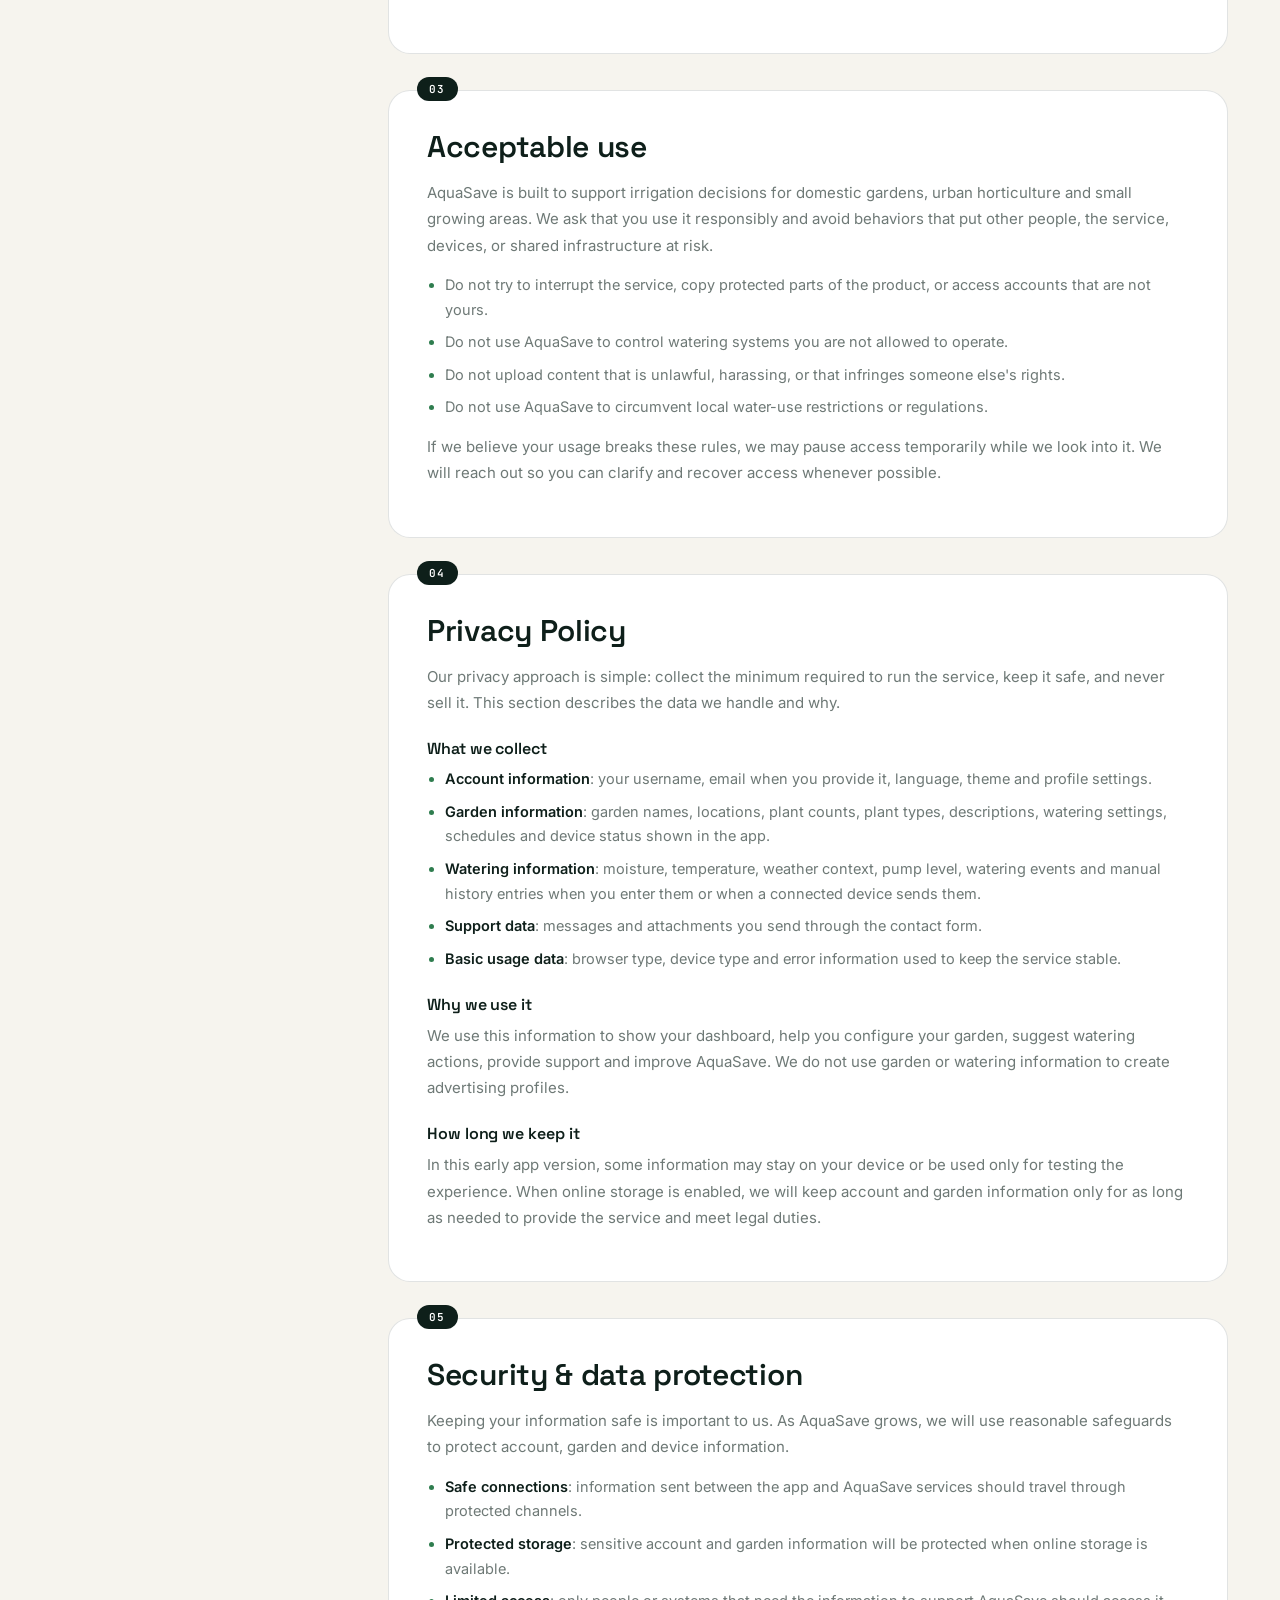
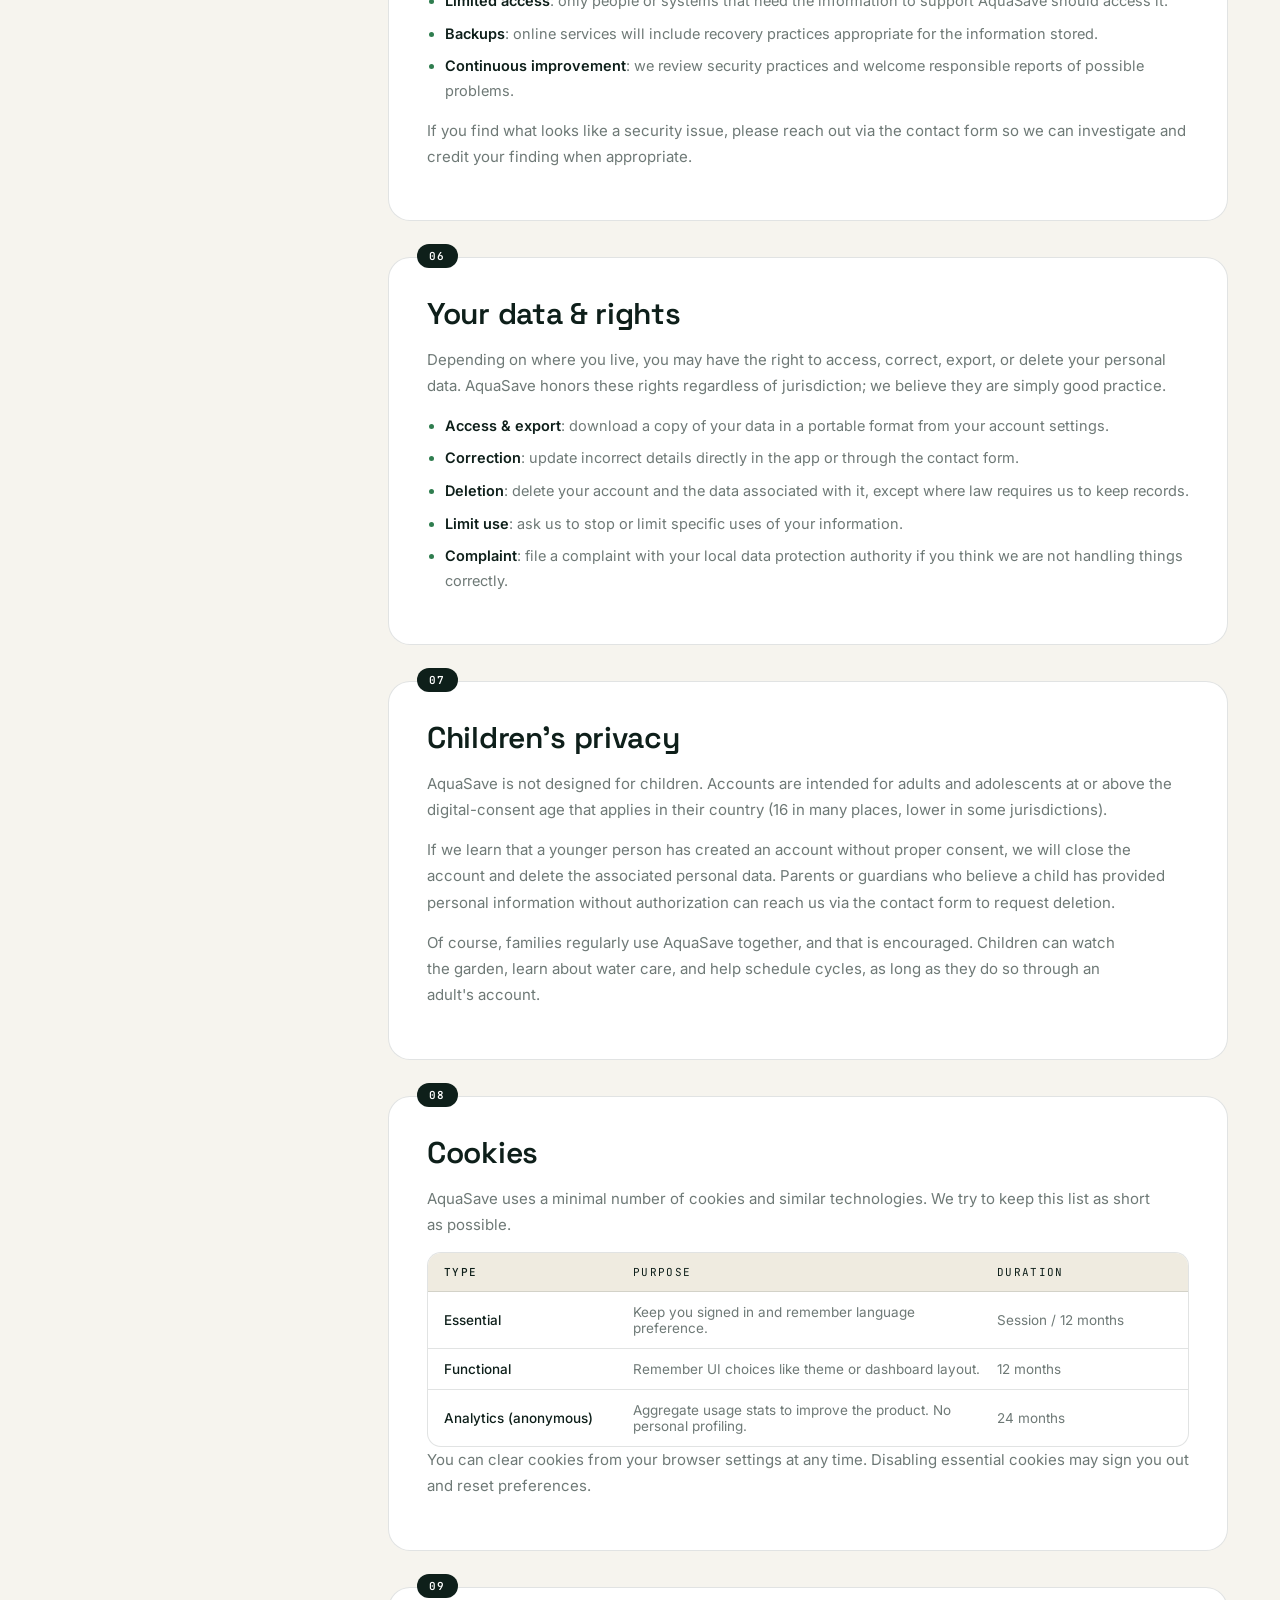
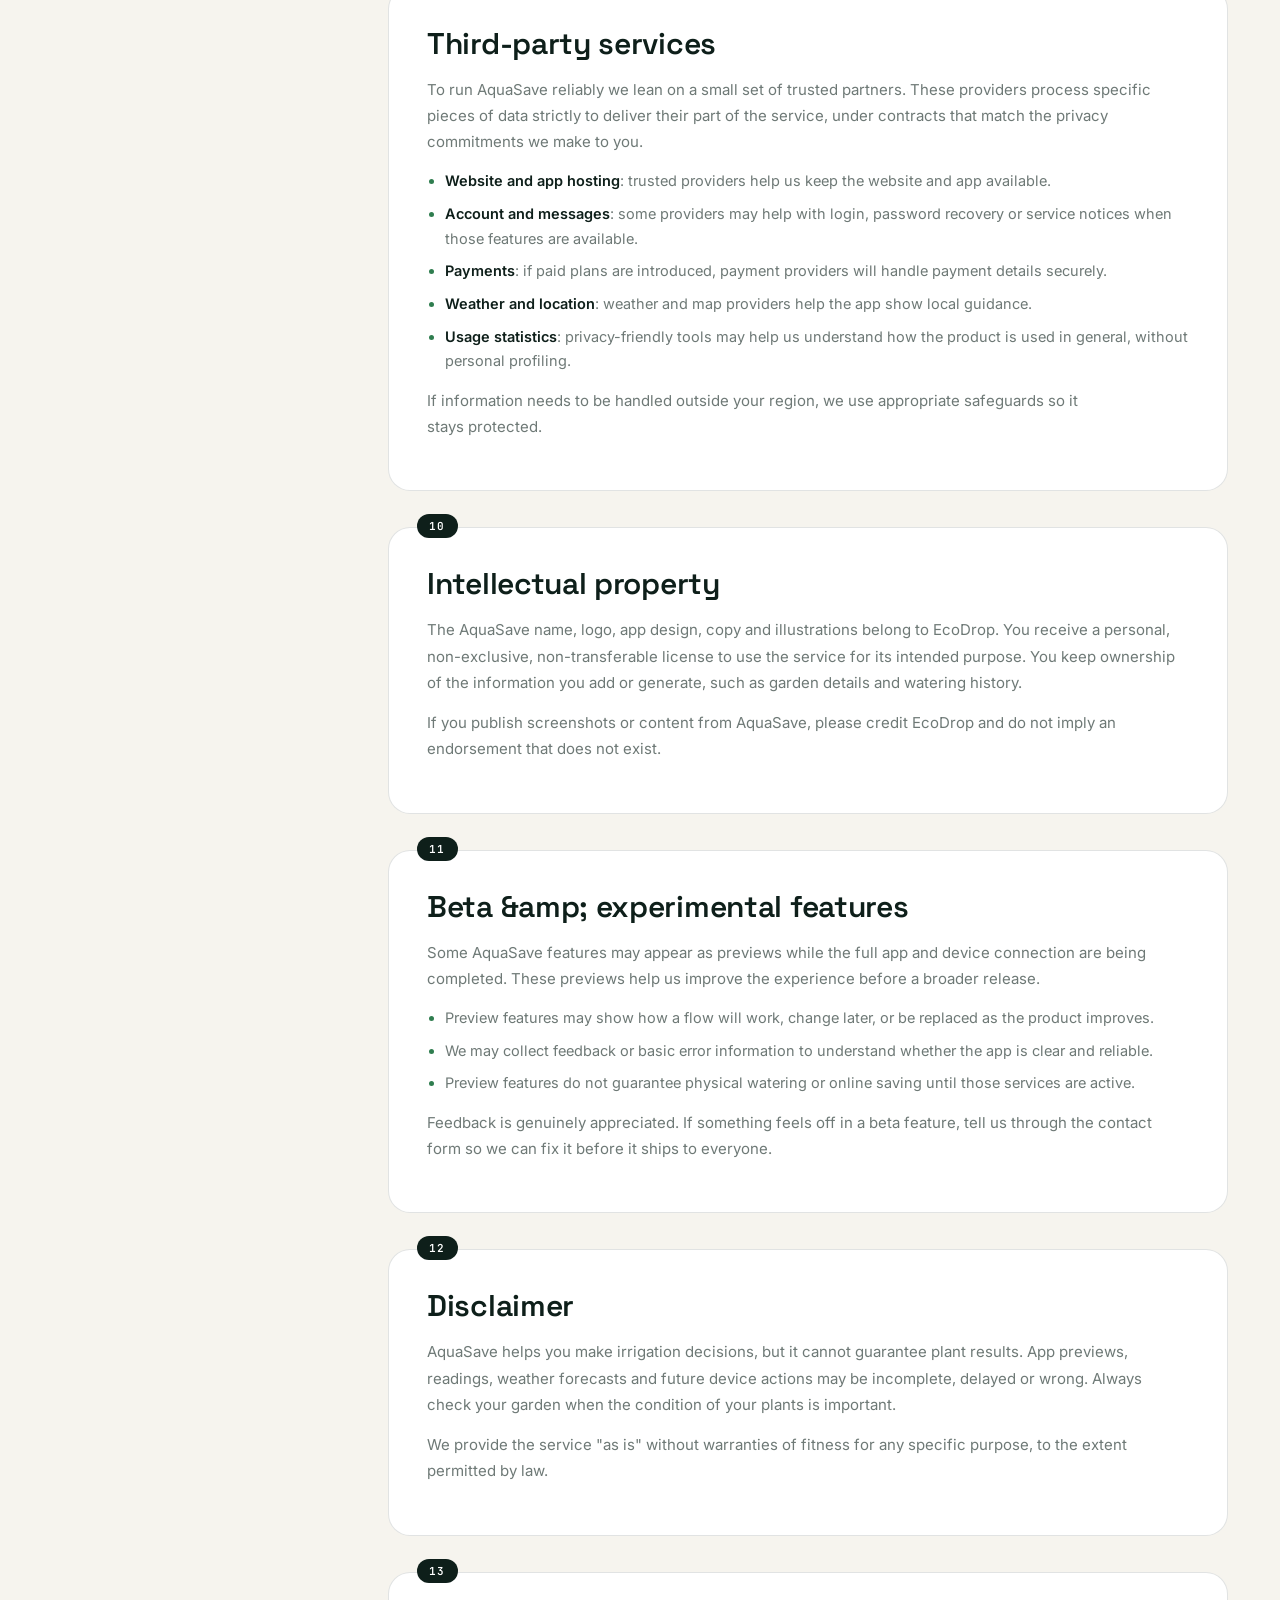
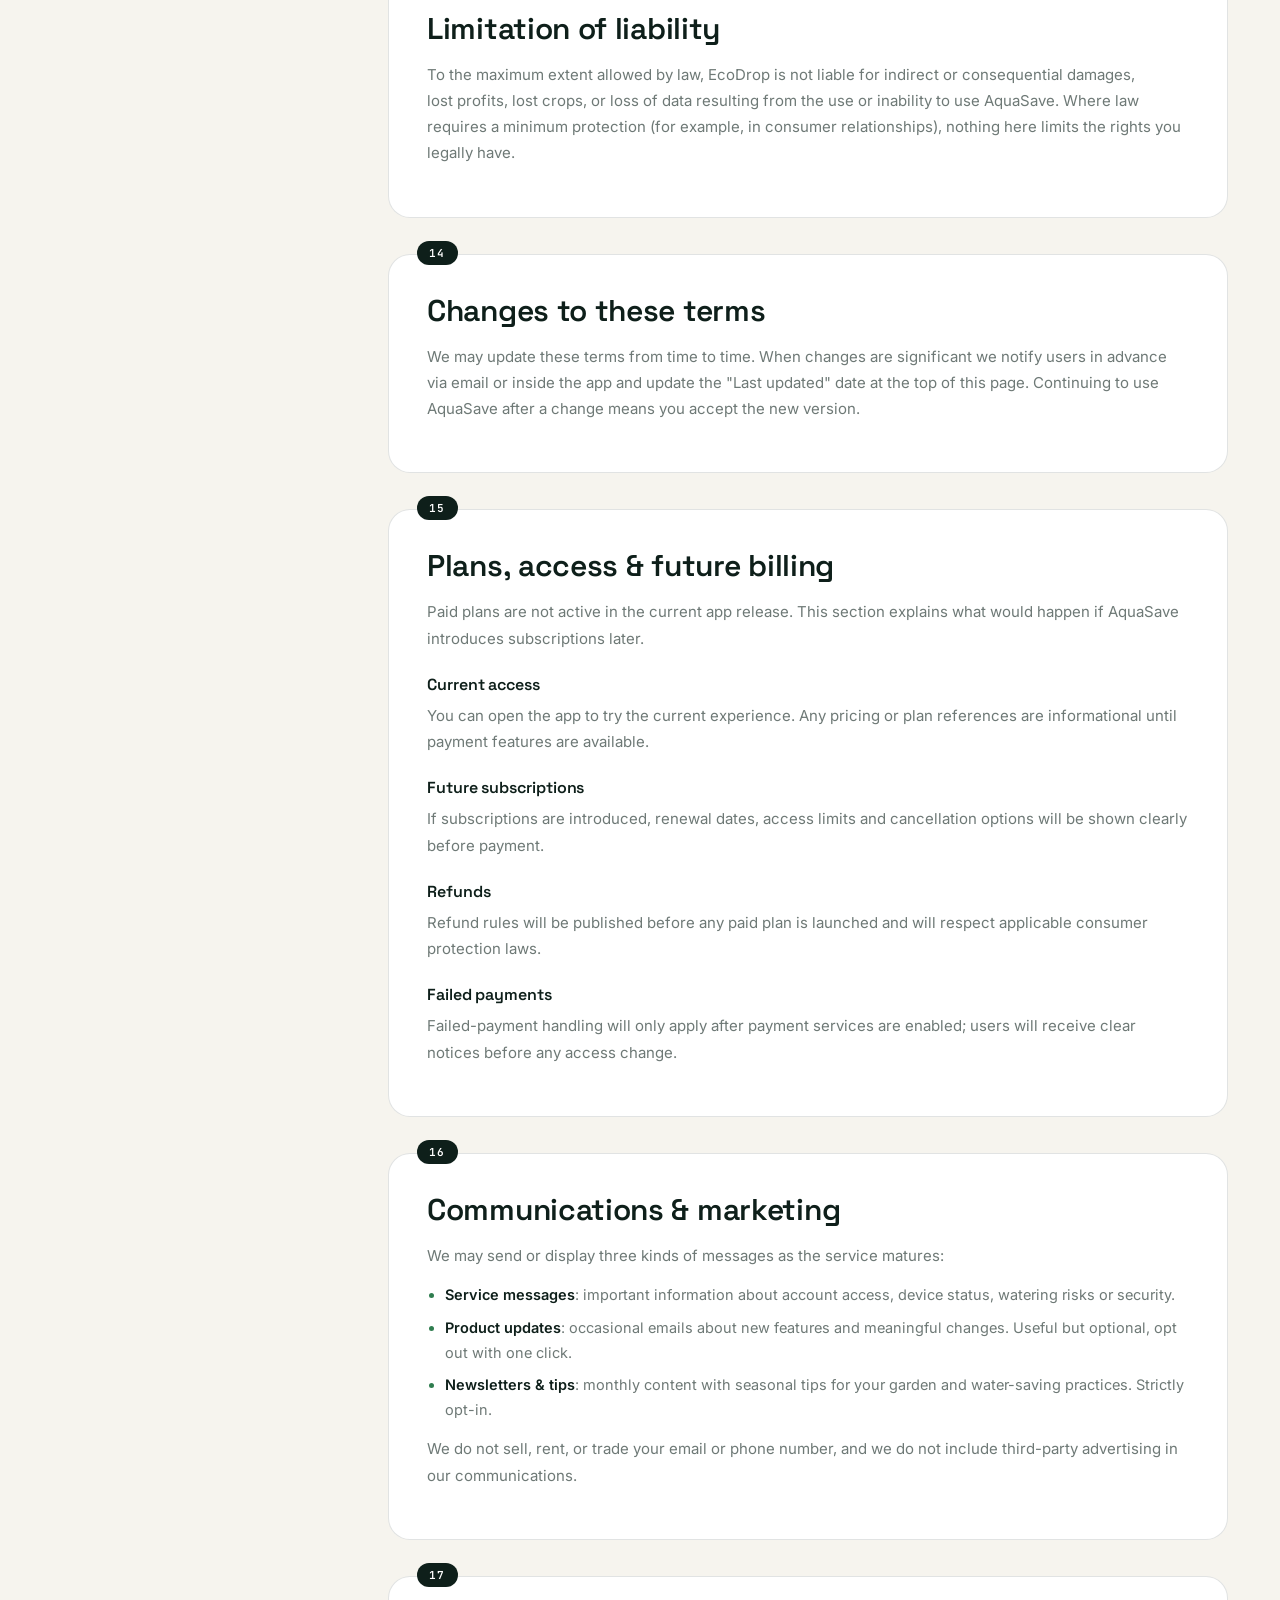
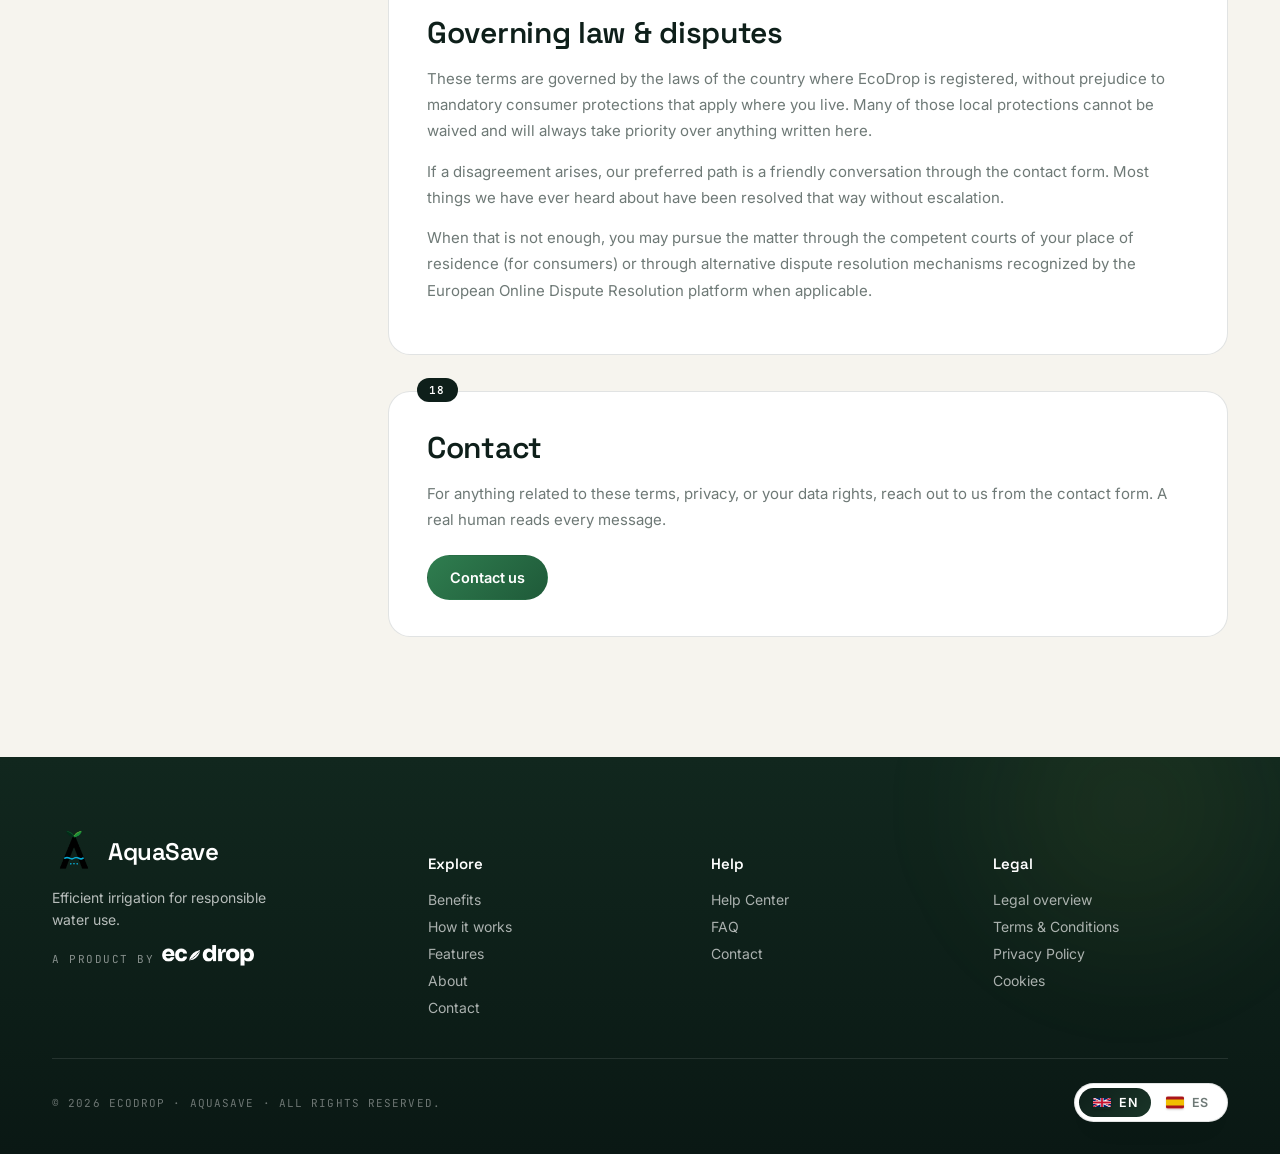
<file: legal.html>
<!doctype html>
<html lang="en">

<head>
  <meta charset="utf-8" />
  <title>AquaSave - Legal</title>
  <meta name="viewport" content="width=device-width,initial-scale=1" />
  <link rel="icon" type="image/png" href="./public/assets/images/AquaSaveLogo.PNG?v=20260508" />
  <link rel="preconnect" href="https://fonts.googleapis.com" />
  <link rel="preconnect" href="https://fonts.gstatic.com" crossorigin />
  <link
    href="https://fonts.googleapis.com/css2?family=Inter:wght@400;500;600;700&family=Space+Grotesk:wght@500;600;700&family=JetBrains+Mono:wght@400;500&display=swap"
    rel="stylesheet" />
  <link rel="stylesheet" href="./public/assets/styles/style.css?v=20260509" />
</head>

<body>

  <nav class="top">
    <div class="container inner">
      <a href="index.html" class="brand" aria-label="AquaSave home">
        <span class="lockup">
          <img class="logo" src="./public/assets/images/AquaSaveLogo.PNG" alt="AquaSave" width="34" height="34" />
          <span class="name">
            <span>AquaSave</span>
          </span>
        </span>
      </a>
      <ul class="nav-links">
        <li><a href="index.html#benefits" data-i18n="nav_benefits">Benefits</a></li>
        <li><a href="index.html#how" data-i18n="nav_how">How it works</a></li>
        <li><a href="index.html#features" data-i18n="nav_features">Features</a></li>
        <li><a href="index.html#about" data-i18n="nav_about">About</a></li>
        <li><a href="index.html#contact" data-i18n="nav_contact">Contact us</a></li>
      </ul>
      <div class="nav-actions">
        <div class="lang" id="langToggle" role="group" aria-label="Language">
          <span class="pill" aria-hidden="true"></span>
          <button data-lang="en" class="is-active">
            <span class="flag" aria-hidden="true">
              <svg viewBox="0 0 60 30">
                <clipPath id="t">
                  <path d="M0 0 v30 h60 V0 z" />
                </clipPath>
                <clipPath id="s">
                  <path d="M30 15 h30 v15 z M0 15 v15 h30 z M0 0 v15 h30 z M30 0 h30 v15 z" />
                </clipPath>
                <g clip-path="url(#t)">
                  <path d="M0 0 v30 h60 V0 z" fill="#012169" />
                  <path d="M0 0 L60 30 M60 0 L0 30" stroke="#fff" stroke-width="6" />
                  <path d="M0 0 L60 30 M60 0 L0 30" clip-path="url(#s)" stroke="#C8102E" stroke-width="4" />
                  <path d="M30 0 v30 M0 15 h60" stroke="#fff" stroke-width="10" />
                  <path d="M30 0 v30 M0 15 h60" stroke="#C8102E" stroke-width="6" />
                </g>
              </svg>
            </span>
            EN
          </button>
          <button data-lang="es">
            <span class="flag" aria-hidden="true">
              <svg viewBox="0 0 60 40">
                <rect width="60" height="40" fill="#AA151B" />
                <rect y="10" width="60" height="20" fill="#F1BF00" />
              </svg>
            </span>
            ES
          </button>
        </div>
        <a href="https://aquasave-cae9e.web.app/" class="btn btn-primary nav-cta" data-i18n="nav_cta">Get started</a>
      </div>
      <button class="nav-toggle" id="navToggle" aria-label="Toggle menu" aria-expanded="false" aria-controls="mobileMenu">
        <span class="bar"></span>
        <span class="bar"></span>
        <span class="bar"></span>
      </button>
    </div>
  </nav>

  <div class="mobile-backdrop" id="mobileBackdrop" aria-hidden="true"></div>
  <aside class="mobile-menu" id="mobileMenu" aria-hidden="true">
    <div class="mobile-menu-head">
      <span class="mobile-menu-brand">
        <img src="./public/assets/images/AquaSaveLogo.PNG" alt="" />
        <span>AquaSave</span>
      </span>
      <button class="mobile-menu-close" id="mobileMenuClose" aria-label="Close menu">
        <svg width="18" height="18" viewBox="0 0 24 24" fill="none">
          <path d="M5 5 l14 14 M19 5 l-14 14" stroke="currentColor" stroke-width="2" stroke-linecap="round" />
        </svg>
      </button>
    </div>
    <ul class="mobile-nav">
      <li><a href="index.html#benefits" data-i18n="nav_benefits">Benefits</a></li>
      <li><a href="index.html#how" data-i18n="nav_how">How it works</a></li>
      <li><a href="index.html#features" data-i18n="nav_features">Features</a></li>
      <li><a href="index.html#about" data-i18n="nav_about">About</a></li>
      <li><a href="help.html" data-i18n="foot_help_center">Help Center</a></li>
      <li><a href="faq.html" data-i18n="foot_faq">FAQ</a></li>
      <li><a href="index.html#contact" data-i18n="nav_contact">Contact us</a></li>
    </ul>
    <div class="mobile-actions">
      <a href="https://aquasave-cae9e.web.app/" class="btn btn-primary mobile-cta" data-i18n="nav_cta">Get started</a>
    </div>
  </aside>

  <section class="legal-hero">
    <div class="container">
      <div class="reveal">
        <div class="mono" data-i18n="legal_eyebrow">Legal</div>
        <h1 data-i18n="legal_title">Transparent terms for responsible use.</h1>
        <p class="lead" data-i18n="legal_lead">Simple terms for using AquaSave, understanding what information we ask
          for, and knowing what to expect as the app and device experience grows.</p>
        <div class="legal-meta">
          <span class="legal-tag"><span class="dot"></span><span data-i18n="legal_updated">Last updated 13 May 2026</span></span>
          <span class="legal-tag"><span class="dot dot-blue"></span><span data-i18n="legal_reading">Around 10 min read</span></span>
        </div>
      </div>
    </div>
  </section>

  <section class="legal-shell">
    <div class="container legal-grid">

      <aside class="legal-sidebar reveal" aria-label="Legal sections">
        <div class="legal-side-card">
          <div class="legal-side-head">
            <span class="mono" data-i18n="legal_index">On this page</span>
          </div>
          <nav class="legal-toc">
            <a href="#overview" class="is-active"><span class="legal-toc-num">01</span><span data-i18n="legal_s1_t">Overview</span></a>
            <a href="#terms"><span class="legal-toc-num">02</span><span data-i18n="legal_s2_t">Terms &amp; Conditions</span></a>
            <a href="#use"><span class="legal-toc-num">03</span><span data-i18n="legal_s3_t">Acceptable use</span></a>
            <a href="#privacy"><span class="legal-toc-num">04</span><span data-i18n="legal_s4_t">Privacy Policy</span></a>
            <a href="#security"><span class="legal-toc-num">05</span><span data-i18n="legal_s12_t">Security &amp; protection</span></a>
            <a href="#data"><span class="legal-toc-num">06</span><span data-i18n="legal_s5_t">Your data &amp; rights</span></a>
            <a href="#children"><span class="legal-toc-num">07</span><span data-i18n="legal_s13_t">Children's privacy</span></a>
            <a href="#cookies"><span class="legal-toc-num">08</span><span data-i18n="legal_s6_t">Cookies</span></a>
            <a href="#third-parties"><span class="legal-toc-num">09</span><span data-i18n="legal_s14_t">Third-party services</span></a>
            <a href="#ip"><span class="legal-toc-num">10</span><span data-i18n="legal_s7_t">Intellectual property</span></a>
            <a href="#beta"><span class="legal-toc-num">11</span><span data-i18n="legal_s15_t">Beta features</span></a>
            <a href="#disclaimer"><span class="legal-toc-num">12</span><span data-i18n="legal_s8_t">Disclaimer</span></a>
            <a href="#liability"><span class="legal-toc-num">13</span><span data-i18n="legal_s9_t">Liability</span></a>
            <a href="#changes"><span class="legal-toc-num">14</span><span data-i18n="legal_s10_t">Changes</span></a>
            <a href="#subscriptions"><span class="legal-toc-num">15</span><span data-i18n="legal_s16_t_short">Plans &amp; access</span></a>
            <a href="#communications"><span class="legal-toc-num">16</span><span data-i18n="legal_s17_t_short">Communications</span></a>
            <a href="#governing-law"><span class="legal-toc-num">17</span><span data-i18n="legal_s18_t_short">Governing law</span></a>
            <a href="#contact-legal"><span class="legal-toc-num">18</span><span data-i18n="legal_s11_t">Contact</span></a>
          </nav>
        </div>
        <div class="legal-side-help">
          <h4 data-i18n="legal_help_t">Need a hand?</h4>
          <p data-i18n="legal_help_p">If anything here is unclear, our team is happy to walk you through it in plain
            words.</p>
          <a href="index.html#contact" class="btn btn-leaf" data-i18n="legal_help_btn">Contact us</a>
        </div>
      </aside>

      <article class="legal-content">

        <section id="overview" class="legal-block reveal">
          <span class="legal-step">01</span>
          <h2 data-i18n="legal_s1_t">Overview</h2>
          <p data-i18n="legal_s1_p1">This page explains the main rules for the AquaSave website, the app you can try
            today, and the device features that will be added over time. Some screens are still previews, so we explain
            that clearly here.</p>
          <p data-i18n="legal_s1_p2">By using AquaSave you accept the terms below. If you do not agree with any part of
            them, please stop using the service. These terms apply when you visit the website, try the app, save garden
            information, review watering guidance, or use device features in the future.</p>
          <div class="legal-callouts">
            <div class="legal-callout">
              <strong data-i18n="legal_s1_c1_t">Plain language first</strong>
              <p data-i18n="legal_s1_c1_p">We write for humans. Legalese only when it is strictly required.</p>
            </div>
            <div class="legal-callout">
              <strong data-i18n="legal_s1_c2_t">Yours to keep</strong>
              <p data-i18n="legal_s1_c2_p">You can request a copy of these terms at any time through the contact form.</p>
            </div>
            <div class="legal-callout">
              <strong data-i18n="legal_s1_c3_t">Updated when needed</strong>
              <p data-i18n="legal_s1_c3_p">We notify users of significant changes through the website, app, or email when those channels are available.</p>
            </div>
          </div>
        </section>

        <section id="terms" class="legal-block reveal">
          <span class="legal-step">02</span>
          <h2 data-i18n="legal_s2_t">Terms &amp; Conditions</h2>
          <p data-i18n="legal_s2_p1">These terms govern your relationship with EcoDrop, the company that builds and
            operates AquaSave. They explain how AquaSave may be used, what is available today, and what responsibilities
            apply as more app and device features become available.</p>
          <h3 data-i18n="legal_s2_h1">Eligibility</h3>
          <p data-i18n="legal_s2_p2">You must be old enough under your local law to create an account. If you use
            AquaSave on behalf of a household or organization, you confirm you are allowed to accept these terms for
            them.</p>
          <h3 data-i18n="legal_s2_h2">Account responsibility</h3>
          <p data-i18n="legal_s2_p3">You are responsible for keeping your credentials safe and for any activity that
            happens through your account. Tell us as soon as possible if you suspect unauthorized access. We may suspend
            sessions if we detect unusual behavior.</p>
          <h3 data-i18n="legal_s2_h3">Service availability</h3>
          <p data-i18n="legal_s2_p4">AquaSave is offered with care, but the product is still growing. Some app screens
            may show planned flows before they control a real device. Use recommendations as guidance and always check
            your plants when the situation matters.</p>
          <h3 data-i18n="legal_s2_h4">Plans &amp; access</h3>
          <p data-i18n="legal_s2_p5">If paid plans are enabled later, charges will follow the cycle you select. Until
            then, plan and access information in the app should be treated as informational.</p>
        </section>

        <section id="use" class="legal-block reveal">
          <span class="legal-step">03</span>
          <h2 data-i18n="legal_s3_t">Acceptable use</h2>
          <p data-i18n="legal_s3_p1">AquaSave is built to support irrigation decisions for domestic gardens, urban
            horticulture and small growing areas. We ask that you use it responsibly and avoid behaviors that put other
            people, the service, devices, or shared infrastructure at risk.</p>
          <ul class="legal-list">
            <li data-i18n="legal_s3_l1">Do not try to interrupt the service, copy protected parts of the product, or
              access accounts that are not yours.</li>
            <li data-i18n="legal_s3_l2">Do not use AquaSave to control watering systems you are not allowed to
              operate.</li>
            <li data-i18n="legal_s3_l3">Do not upload content that is unlawful, harassing, or that infringes someone
              else's rights.</li>
            <li data-i18n="legal_s3_l4">Do not use AquaSave to circumvent local water-use restrictions or regulations.
            </li>
          </ul>
          <p data-i18n="legal_s3_p2">If we believe your usage breaks these rules, we may pause access temporarily while
            we look into it. We will reach out so you can clarify and recover access whenever possible.</p>
        </section>

        <section id="privacy" class="legal-block reveal">
          <span class="legal-step">04</span>
          <h2 data-i18n="legal_s4_t">Privacy Policy</h2>
          <p data-i18n="legal_s4_p1">Our privacy approach is simple: collect the minimum required to run the service,
            keep it safe, and never sell it. This section describes the data we handle and why.</p>
          <h3 data-i18n="legal_s4_h1">What we collect</h3>
          <ul class="legal-list">
            <li data-i18n="legal_s4_l1"><strong>Account information</strong>: your username, email when you provide it,
              language, theme and profile settings.</li>
            <li data-i18n="legal_s4_l2"><strong>Garden information</strong>: garden names, locations, plant counts,
              plant types, descriptions, watering settings, schedules and device status shown in the app.</li>
            <li data-i18n="legal_s4_l3"><strong>Watering information</strong>: moisture, temperature, weather context,
              pump level, watering events and manual history entries when you enter them or when a connected device
              sends them.</li>
            <li data-i18n="legal_s4_l4"><strong>Support data</strong>: messages and attachments you send through the
              contact form.</li>
            <li data-i18n="legal_s4_l5"><strong>Basic usage data</strong>: browser type, device type and error
              information used to keep the service stable.</li>
          </ul>
          <h3 data-i18n="legal_s4_h2">Why we use it</h3>
          <p data-i18n="legal_s4_p2">We use this information to show your dashboard, help you configure your garden,
            suggest watering actions, provide support and improve AquaSave. We do not use garden or watering information
            to create advertising profiles.</p>
          <h3 data-i18n="legal_s4_h3">How long we keep it</h3>
          <p data-i18n="legal_s4_p3">In this early app version, some information may stay on your device or be used only
            for testing the experience. When online storage is enabled, we will keep account and garden information only
            for as long as needed to provide the service and meet legal duties.</p>
        </section>

        <section id="security" class="legal-block reveal">
          <span class="legal-step">05</span>
          <h2 data-i18n="legal_s12_t">Security &amp; data protection</h2>
          <p data-i18n="legal_s12_p1">Keeping your information safe is important to us. As AquaSave grows, we will use
            reasonable safeguards to protect account, garden and device information.</p>
          <ul class="legal-list">
            <li data-i18n="legal_s12_l1"><strong>Safe connections</strong>: information sent between the app and
              AquaSave services should travel through protected channels.</li>
            <li data-i18n="legal_s12_l2"><strong>Protected storage</strong>: sensitive account and garden information
              will be protected when online storage is available.</li>
            <li data-i18n="legal_s12_l3"><strong>Limited access</strong>: only people or systems that need the
              information to support AquaSave should access it.</li>
            <li data-i18n="legal_s12_l4"><strong>Backups</strong>: online services will include recovery practices
              appropriate for the information stored.</li>
            <li data-i18n="legal_s12_l5"><strong>Continuous improvement</strong>: we review security practices and
              welcome responsible reports of possible problems.</li>
          </ul>
          <p data-i18n="legal_s12_p2">If you find what looks like a security issue, please reach out via the contact
            form so we can investigate and credit your finding when appropriate.</p>
        </section>

        <section id="data" class="legal-block reveal">
          <span class="legal-step">06</span>
          <h2 data-i18n="legal_s5_t">Your data &amp; rights</h2>
          <p data-i18n="legal_s5_p1">Depending on where you live, you may have the right to access, correct, export, or
            delete your personal data. AquaSave honors these rights regardless of jurisdiction; we believe they are
            simply good practice.</p>
          <ul class="legal-list">
            <li data-i18n="legal_s5_l1"><strong>Access &amp; export</strong>: download a copy of your data in a portable
              format from your account settings.</li>
            <li data-i18n="legal_s5_l2"><strong>Correction</strong>: update incorrect details directly in the app or
              through the contact form.</li>
            <li data-i18n="legal_s5_l3"><strong>Deletion</strong>: delete your account and the data associated with it,
              except where law requires us to keep records.</li>
            <li data-i18n="legal_s5_l4"><strong>Limit use</strong>: ask us to stop or limit specific uses of your
              information.</li>
            <li data-i18n="legal_s5_l5"><strong>Complaint</strong>: file a complaint with your local data protection
              authority if you think we are not handling things correctly.</li>
          </ul>
        </section>

        <section id="children" class="legal-block reveal">
          <span class="legal-step">07</span>
          <h2 data-i18n="legal_s13_t">Children's privacy</h2>
          <p data-i18n="legal_s13_p1">AquaSave is not designed for children. Accounts are intended for adults and
            adolescents at or above the digital-consent age that applies in their country (16 in many places, lower
            in some jurisdictions).</p>
          <p data-i18n="legal_s13_p2">If we learn that a younger person has created an account without proper consent,
            we will close the account and delete the associated personal data. Parents or guardians who believe a
            child has provided personal information without authorization can reach us via the contact form to request
            deletion.</p>
          <p data-i18n="legal_s13_p3">Of course, families regularly use AquaSave together, and that is encouraged.
            Children can watch the garden, learn about water care, and help schedule cycles, as long as they do so
            through an adult's account.</p>
        </section>

        <section id="cookies" class="legal-block reveal">
          <span class="legal-step">08</span>
          <h2 data-i18n="legal_s6_t">Cookies</h2>
          <p data-i18n="legal_s6_p1">AquaSave uses a minimal number of cookies and similar technologies. We try to keep
            this list as short as possible.</p>
          <div class="legal-table">
            <div class="legal-row legal-row-head">
              <span data-i18n="legal_s6_th1">Type</span>
              <span data-i18n="legal_s6_th2">Purpose</span>
              <span data-i18n="legal_s6_th3">Duration</span>
            </div>
            <div class="legal-row">
              <span data-i18n="legal_s6_r1a">Essential</span>
              <span data-i18n="legal_s6_r1b">Keep you signed in and remember language preference.</span>
              <span data-i18n="legal_s6_r1c">Session / 12 months</span>
            </div>
            <div class="legal-row">
              <span data-i18n="legal_s6_r2a">Functional</span>
              <span data-i18n="legal_s6_r2b">Remember UI choices like theme or dashboard layout.</span>
              <span data-i18n="legal_s6_r2c">12 months</span>
            </div>
            <div class="legal-row">
              <span data-i18n="legal_s6_r3a">Analytics (anonymous)</span>
              <span data-i18n="legal_s6_r3b">Aggregate usage stats to improve the product. No personal profiling.</span>
              <span data-i18n="legal_s6_r3c">24 months</span>
            </div>
          </div>
          <p data-i18n="legal_s6_p2">You can clear cookies from your browser settings at any time. Disabling essential
            cookies may sign you out and reset preferences.</p>
        </section>

        <section id="third-parties" class="legal-block reveal">
          <span class="legal-step">09</span>
          <h2 data-i18n="legal_s14_t">Third-party services</h2>
          <p data-i18n="legal_s14_p1">To run AquaSave reliably we lean on a small set of trusted partners. These
            providers process specific pieces of data strictly to deliver their part of the service, under contracts
            that match the privacy commitments we make to you.</p>
          <ul class="legal-list">
            <li data-i18n="legal_s14_l1"><strong>Website and app hosting</strong>: trusted providers help us keep the
              website and app available.</li>
            <li data-i18n="legal_s14_l2"><strong>Account and messages</strong>: some providers may help with login,
              password recovery or service notices when those features are available.</li>
            <li data-i18n="legal_s14_l3"><strong>Payments</strong>: if paid plans are introduced, payment providers will
              handle payment details securely.</li>
            <li data-i18n="legal_s14_l4"><strong>Weather and location</strong>: weather and map providers help the app
              show local guidance.</li>
            <li data-i18n="legal_s14_l5"><strong>Usage statistics</strong>: privacy-friendly tools may help us
              understand how the product is used in general, without personal profiling.</li>
          </ul>
          <p data-i18n="legal_s14_p2">If information needs to be handled outside your region, we use appropriate
            safeguards so it stays protected.</p>
        </section>

        <section id="ip" class="legal-block reveal">
          <span class="legal-step">10</span>
          <h2 data-i18n="legal_s7_t">Intellectual property</h2>
          <p data-i18n="legal_s7_p1">The AquaSave name, logo, app design, copy and illustrations belong to EcoDrop. You
            receive a personal, non-exclusive, non-transferable license to use the service for its intended purpose. You
            keep ownership of the information you add or generate, such as garden details and watering history.</p>
          <p data-i18n="legal_s7_p2">If you publish screenshots or content from AquaSave, please credit EcoDrop and do
            not imply an endorsement that does not exist.</p>
        </section>

        <section id="beta" class="legal-block reveal">
          <span class="legal-step">11</span>
          <h2 data-i18n="legal_s15_t">Beta &amp; experimental features</h2>
          <p data-i18n="legal_s15_p1">Some AquaSave features may appear as previews while the full app and device
            connection are being completed. These previews help us improve the experience before a broader release.</p>
          <ul class="legal-list">
            <li data-i18n="legal_s15_l1">Preview features may show how a flow will work, change later, or be replaced
              as the product improves.</li>
            <li data-i18n="legal_s15_l2">We may collect feedback or basic error information to understand whether the
              app is clear and reliable.</li>
            <li data-i18n="legal_s15_l3">Preview features do not guarantee physical watering or online saving until
              those services are active.</li>
          </ul>
          <p data-i18n="legal_s15_p2">Feedback is genuinely appreciated. If something feels off in a beta feature, tell
            us through the contact form so we can fix it before it ships to everyone.</p>
        </section>

        <section id="disclaimer" class="legal-block reveal">
          <span class="legal-step">12</span>
          <h2 data-i18n="legal_s8_t">Disclaimer</h2>
          <p data-i18n="legal_s8_p1">AquaSave helps you make irrigation decisions, but it cannot guarantee plant
            results. App previews, readings, weather forecasts and future device actions may be incomplete, delayed or
            wrong. Always check your garden when the condition of your plants is important.</p>
          <p data-i18n="legal_s8_p2">We provide the service "as is" without warranties of fitness for any specific
            purpose, to the extent permitted by law.</p>
        </section>

        <section id="liability" class="legal-block reveal">
          <span class="legal-step">13</span>
          <h2 data-i18n="legal_s9_t">Limitation of liability</h2>
          <p data-i18n="legal_s9_p1">To the maximum extent allowed by law, EcoDrop is not liable for indirect or
            consequential damages, lost profits, lost crops, or loss of data resulting from the use or inability to use
            AquaSave. Where law requires a minimum protection (for example, in consumer relationships), nothing here
            limits the rights you legally have.</p>
        </section>

        <section id="changes" class="legal-block reveal">
          <span class="legal-step">14</span>
          <h2 data-i18n="legal_s10_t">Changes to these terms</h2>
          <p data-i18n="legal_s10_p1">We may update these terms from time to time. When changes are significant we
            notify users in advance via email or inside the app and update the "Last updated" date at the top of this
            page. Continuing to use AquaSave after a change means you accept the new version.</p>
        </section>

        <section id="subscriptions" class="legal-block reveal">
          <span class="legal-step">15</span>
          <h2 data-i18n="legal_s16_t">Plans, access &amp; future billing</h2>
          <p data-i18n="legal_s16_p1">Paid plans are not active in the current app release. This section explains what
            would happen if AquaSave introduces subscriptions later.</p>
          <h3 data-i18n="legal_s16_h1">Current access</h3>
          <p data-i18n="legal_s16_p2">You can open the app to try the current experience. Any pricing or plan references
            are informational until payment features are available.</p>
          <h3 data-i18n="legal_s16_h2">Future subscriptions</h3>
          <p data-i18n="legal_s16_p3">If subscriptions are introduced, renewal dates, access limits and cancellation
            options will be shown clearly before payment.</p>
          <h3 data-i18n="legal_s16_h3">Refunds</h3>
          <p data-i18n="legal_s16_p4">Refund rules will be published before any paid plan is launched and will respect
            applicable consumer protection laws.</p>
          <h3 data-i18n="legal_s16_h4">Failed payments</h3>
          <p data-i18n="legal_s16_p5">Failed-payment handling will only apply after payment services are enabled; users
            will receive clear notices before any access change.</p>
        </section>

        <section id="communications" class="legal-block reveal">
          <span class="legal-step">16</span>
          <h2 data-i18n="legal_s17_t">Communications &amp; marketing</h2>
          <p data-i18n="legal_s17_p1">We may send or display three kinds of messages as the service matures:</p>
          <ul class="legal-list">
            <li data-i18n="legal_s17_l1"><strong>Service messages</strong>: important information about account access,
              device status, watering risks or security.</li>
            <li data-i18n="legal_s17_l2"><strong>Product updates</strong>: occasional emails about new features and
              meaningful changes. Useful but optional, opt out with one click.</li>
            <li data-i18n="legal_s17_l3"><strong>Newsletters &amp; tips</strong>: monthly content with seasonal tips for
              your garden and water-saving practices. Strictly opt-in.</li>
          </ul>
          <p data-i18n="legal_s17_p2">We do not sell, rent, or trade your email or phone number, and we do not
            include third-party advertising in our communications.</p>
        </section>

        <section id="governing-law" class="legal-block reveal">
          <span class="legal-step">17</span>
          <h2 data-i18n="legal_s18_t">Governing law &amp; disputes</h2>
          <p data-i18n="legal_s18_p1">These terms are governed by the laws of the country where EcoDrop is
            registered, without prejudice to mandatory consumer protections that apply where you live. Many of those
            local protections cannot be waived and will always take priority over anything written here.</p>
          <p data-i18n="legal_s18_p2">If a disagreement arises, our preferred path is a friendly conversation through
            the contact form. Most things we have ever heard about have been resolved that way without escalation.</p>
          <p data-i18n="legal_s18_p3">When that is not enough, you may pursue the matter through the competent courts
            of your place of residence (for consumers) or through alternative dispute resolution mechanisms recognized
            by the European Online Dispute Resolution platform when applicable.</p>
        </section>

        <section id="contact-legal" class="legal-block reveal">
          <span class="legal-step">18</span>
          <h2 data-i18n="legal_s11_t">Contact</h2>
          <p data-i18n="legal_s11_p1">For anything related to these terms, privacy, or your data rights, reach out to us
            from the contact form. A real human reads every message.</p>
          <a href="index.html#contact" class="btn btn-leaf" data-i18n="legal_help_btn">Contact us</a>
        </section>

      </article>
    </div>
  </section>

  <footer>
    <div class="container">
      <div class="foot-grid">
        <div class="foot-brand foot-brand-block">
          <div class="foot-lockup">
            <img src="./public/assets/images/AquaSaveLogo.PNG" alt="AquaSave" width="44" height="44" />
            <span class="name">AquaSave</span>
          </div>
          <p class="foot-slogan" data-i18n="foot_slogan">Efficient irrigation for responsible water use.</p>
          <div class="foot-by">
            <span data-i18n="foot_by">A product by</span>
            <img src="./public/assets/images/EcoDropLogo.PNG" alt="EcoDrop" width="92" height="28" />
          </div>
        </div>
        <div class="foot-col">
          <h5 data-i18n="foot_explore">Explore</h5>
          <ul>
            <li><a href="index.html#benefits" data-i18n="nav_benefits">Benefits</a></li>
            <li><a href="index.html#how" data-i18n="nav_how">How it works</a></li>
            <li><a href="index.html#features" data-i18n="nav_features">Features</a></li>
            <li><a href="index.html#about" data-i18n="nav_about">About</a></li>
            <li><a href="index.html#contact" data-i18n="foot_contact_us">Contact</a></li>
          </ul>
        </div>
        <div class="foot-col">
          <h5 data-i18n="foot_help">Help</h5>
          <ul>
            <li><a href="help.html" data-i18n="foot_help_center">Help Center</a></li>
            <li><a href="faq.html" data-i18n="foot_faq">FAQ</a></li>
            <li><a href="index.html#contact" data-i18n="foot_contact_us">Contact</a></li>
          </ul>
        </div>
        <div class="foot-col">
          <h5 data-i18n="foot_legal">Legal</h5>
          <ul>
            <li><a href="legal.html" data-i18n="foot_legal_index">Legal overview</a></li>
            <li><a href="legal.html#terms" data-i18n="foot_terms">Terms &amp; Conditions</a></li>
            <li><a href="legal.html#privacy" data-i18n="foot_privacy">Privacy Policy</a></li>
            <li><a href="legal.html#cookies" data-i18n="foot_cookies">Cookies</a></li>
          </ul>
        </div>
      </div>
      <div class="foot-bottom">
        <span class="foot-copy" data-i18n="foot_copy">© 2026 EcoDrop · AquaSave · All rights reserved.</span>
        <div class="foot-bottom-right">
          <div class="lang foot-lang" role="group" aria-label="Footer language">
            <span class="pill" aria-hidden="true"></span>
            <button data-lang="en" class="is-active">
              <span class="flag" aria-hidden="true">
                <svg viewBox="0 0 60 30">
                  <clipPath id="ft">
                    <path d="M0 0 v30 h60 V0 z" />
                  </clipPath>
                  <clipPath id="fs">
                    <path d="M30 15 h30 v15 z M0 15 v15 h30 z M0 0 v15 h30 z M30 0 h30 v15 z" />
                  </clipPath>
                  <g clip-path="url(#ft)">
                    <path d="M0 0 v30 h60 V0 z" fill="#012169" />
                    <path d="M0 0 L60 30 M60 0 L0 30" stroke="#fff" stroke-width="6" />
                    <path d="M0 0 L60 30 M60 0 L0 30" clip-path="url(#fs)" stroke="#C8102E" stroke-width="4" />
                    <path d="M30 0 v30 M0 15 h60" stroke="#fff" stroke-width="10" />
                    <path d="M30 0 v30 M0 15 h60" stroke="#C8102E" stroke-width="6" />
                  </g>
                </svg>
              </span>
              EN
            </button>
            <button data-lang="es">
              <span class="flag" aria-hidden="true">
                <svg viewBox="0 0 60 40">
                  <rect width="60" height="40" fill="#AA151B" />
                  <rect y="10" width="60" height="20" fill="#F1BF00" />
                </svg>
              </span>
              ES
            </button>
          </div>
        </div>
      </div>
    </div>
  </footer>

  <script src="./public/assets/scripts/script.js?v=20260513-3"></script>
</body>

</html>
</file>
<file: public/assets/styles/style.css>
:root {
  --leaf: #2F7D4F;
  --leaf-deep: #1F5A39;
  --lime: #9FCB3B;
  --water: #3FA7D6;
  --water-deep: #1F6E96;
  --earth: #8B5E3C;
  --sand: #E9DCC4;
  --ink: #0E1F1A;
  --paper: #F6F4EE;
  --paper-2: #EFEBE0;
  --rule: rgba(14, 31, 26, .12);
  --muted: rgba(14, 31, 26, .6);
  --shadow-card: 0 24px 60px -28px rgba(14, 31, 26, .35);
  --shadow-soft: 0 12px 30px -18px rgba(14, 31, 26, .25);
}

* {
  box-sizing: border-box
}

html {
  scroll-behavior: smooth;
  scroll-padding-top: 88px
}

@media (max-width: 1000px) {
  html {
    scroll-padding-top: 76px
  }
}

body {
  margin: 0;
  background: var(--paper);
  color: var(--ink);
  font-family: "Inter", ui-sans-serif, system-ui, sans-serif;
  -webkit-font-smoothing: antialiased;
  overflow-x: hidden
}

a {
  color: inherit;
  text-decoration: none
}

h1,
h2,
h3,
h4 {
  font-family: "Space Grotesk";
  letter-spacing: -0.02em;
  margin: 0;
  color: var(--ink);
  text-wrap: balance
}

p {
  margin: 0;
  line-height: 1.6;
  text-wrap: pretty
}

.container {
  max-width: 1240px;
  margin: 0 auto;
  padding: 0 32px
}

.mono {
  font-family: "JetBrains Mono";
  letter-spacing: .14em;
  text-transform: uppercase;
  font-size: 11px;
  color: var(--muted)
}

/* ========== NAV ========== */
nav.top {
  position: sticky;
  top: 0;
  z-index: 50;
  backdrop-filter: blur(16px) saturate(140%);
  -webkit-backdrop-filter: blur(16px) saturate(140%);
  background: rgba(246, 244, 238, .72);
  border-bottom: 1px solid var(--rule);
  transition: box-shadow .25s ease, background .25s ease
}

nav.top.is-scrolled {
  background: rgba(246, 244, 238, .88);
  box-shadow: 0 6px 24px -16px rgba(14, 31, 26, .25)
}

nav.top .inner {
  display: flex;
  align-items: center;
  justify-content: space-between;
  height: 72px
}

.brand {
  display: flex;
  align-items: center;
  gap: 10px;
  font-family: "Space Grotesk";
  font-weight: 600;
  font-size: 20px;
  letter-spacing: -0.02em
}

.brand .lockup {
  display: flex;
  align-items: center;
  gap: 10px
}

.brand img.logo {
  width: 34px;
  height: 34px;
  object-fit: contain;
  background: transparent;
  border-radius: 0;
  padding: 0
}

.brand .name {
  display: flex;
  align-items: baseline;
  gap: 6px
}

.brand .name .by {
  font-size: 11px;
  font-family: "JetBrains Mono";
  color: var(--muted);
  letter-spacing: .08em;
  text-transform: uppercase;
  font-weight: 500
}

nav.top ul {
  display: flex;
  gap: 28px;
  list-style: none;
  margin: 0;
  padding: 0;
  font-size: 14px;
  color: var(--ink)
}

nav.top ul a {
  opacity: .78;
  transition: color .25s ease, opacity .25s ease
}

nav.top ul a:hover {
  opacity: 1;
  color: var(--leaf)
}

.nav-actions {
  display: flex;
  align-items: center;
  gap: 14px
}

/* Hamburger toggle (hidden on desktop) */
.nav-toggle {
  display: none;
  width: 42px;
  height: 42px;
  border: 1px solid var(--rule);
  background: #fff;
  border-radius: 12px;
  cursor: pointer;
  padding: 0;
  flex-direction: column;
  align-items: center;
  justify-content: center;
  gap: 5px;
  box-shadow: var(--shadow-soft);
  transition: border-color .25s ease, box-shadow .25s ease;
  flex-shrink: 0
}

.nav-toggle:hover {
  border-color: var(--ink)
}

.nav-toggle .bar {
  display: block;
  width: 18px;
  height: 2px;
  background: var(--ink);
  border-radius: 2px;
  transition: transform .3s ease, opacity .25s ease
}

body.menu-open .nav-toggle .bar:nth-child(1) {
  transform: translateY(7px) rotate(45deg)
}

body.menu-open .nav-toggle .bar:nth-child(2) {
  opacity: 0
}

body.menu-open .nav-toggle .bar:nth-child(3) {
  transform: translateY(-7px) rotate(-45deg)
}

/* Mobile side panel */
.mobile-menu {
  display: none;
  flex-direction: column;
  gap: 18px;
  padding: calc(18px + env(safe-area-inset-top)) 24px calc(28px + env(safe-area-inset-bottom));
  background: var(--paper);
  position: fixed;
  top: 0;
  right: 0;
  width: min(86vw, 340px);
  height: 100vh;
  height: 100dvh;
  z-index: 60;
  transform: translateX(105%);
  transition: transform .38s cubic-bezier(.4, 0, .2, 1);
  box-shadow: -24px 0 60px -10px rgba(14, 31, 26, .25);
  overflow-y: auto;
  -webkit-overflow-scrolling: touch;
  border-left: 1px solid var(--rule)
}

.mobile-menu-head {
  display: flex;
  align-items: center;
  justify-content: space-between;
  padding-bottom: 14px;
  border-bottom: 1px solid var(--rule);
  margin-bottom: 4px
}

.mobile-menu-brand {
  display: inline-flex;
  align-items: center;
  gap: 10px;
  font-family: "Space Grotesk";
  font-weight: 600;
  font-size: 18px;
  color: var(--ink)
}

.mobile-menu-brand img {
  width: 28px;
  height: 28px;
  object-fit: contain
}

.mobile-menu-close {
  width: 38px;
  height: 38px;
  border-radius: 10px;
  background: var(--paper-2);
  border: 1px solid var(--rule);
  cursor: pointer;
  display: flex;
  align-items: center;
  justify-content: center;
  color: var(--ink);
  transition: background .2s ease, border-color .2s ease
}

.mobile-menu-close:hover {
  background: #fff;
  border-color: var(--ink)
}

.mobile-menu .mobile-nav {
  list-style: none;
  margin: 0;
  padding: 0;
  display: flex;
  flex-direction: column;
  gap: 2px
}

.mobile-menu .mobile-nav a {
  display: block;
  padding: 14px 6px;
  font-size: 16px;
  font-weight: 500;
  color: var(--ink);
  border-bottom: 1px solid var(--rule);
  transition: color .2s ease, padding .2s ease
}

.mobile-menu .mobile-nav a:hover {
  color: var(--leaf);
  padding-left: 12px
}

.mobile-menu .mobile-nav li:last-child a {
  border-bottom: none
}

.mobile-menu .mobile-actions {
  display: flex;
  flex-direction: column;
  align-items: stretch;
  gap: 14px;
  margin-top: auto;
  padding-top: 8px
}

.mobile-menu .mobile-lang {
  align-self: flex-start
}

.mobile-menu .mobile-cta {
  width: 100%;
  justify-content: center;
  padding: 14px 22px
}

/* Backdrop overlay behind side panel, simple dark, full page */
.mobile-backdrop {
  display: none;
  position: fixed;
  inset: 0;
  width: 100vw;
  height: 100vh;
  height: 100dvh;
  background: rgba(0, 0, 0, .55);
  opacity: 0;
  pointer-events: none;
  transition: opacity .28s ease;
  z-index: 90
}

.mobile-menu {
  z-index: 100
}

@media (max-width: 1000px) {
  .mobile-menu {
    display: flex
  }

  .mobile-backdrop {
    display: block
  }
}

body.menu-open .mobile-menu {
  transform: translateX(0)
}

body.menu-open .mobile-backdrop {
  opacity: 1;
  pointer-events: auto
}

body.menu-open {
  overflow: hidden
}

/* Pretty language toggle with flags */
.lang {
  position: relative;
  display: inline-flex;
  align-items: center;
  background: #fff;
  border: 1px solid var(--rule);
  border-radius: 999px;
  padding: 4px;
  box-shadow: var(--shadow-soft);
  overflow: hidden
}

.lang .pill {
  position: absolute;
  top: 4px;
  left: 4px;
  height: calc(100% - 8px);
  width: calc(50% - 4px);
  background: linear-gradient(135deg, var(--ink), #1a3528);
  border-radius: 999px;
  transition: transform .35s cubic-bezier(.6, .05, .2, 1)
}

.lang.is-es .pill {
  transform: translateX(100%)
}

.lang button {
  position: relative;
  z-index: 1;
  display: inline-flex;
  align-items: center;
  gap: 8px;
  background: transparent;
  border: none;
  padding: 7px 14px;
  border-radius: 999px;
  cursor: pointer;
  color: var(--muted);
  font-family: "Inter";
  font-weight: 600;
  font-size: 12.5px;
  letter-spacing: .06em;
  transition: color .25s ease
}

.lang button.is-active {
  color: #fff
}

.lang .flag {
  display: inline-block;
  width: 18px;
  height: 13px;
  border-radius: 2px;
  overflow: hidden;
  box-shadow: 0 1px 2px rgba(0, 0, 0, .15);
  flex-shrink: 0
}

.lang .flag svg {
  display: block;
  width: 100%;
  height: 100%
}

.btn {
  display: inline-flex;
  align-items: center;
  gap: 8px;
  padding: 13px 22px;
  border-radius: 999px;
  font-weight: 600;
  font-size: 14.5px;
  border: 1px solid transparent;
  cursor: pointer;
  transition: transform .25s ease, box-shadow .25s ease, background .25s ease;
  font-family: inherit;
  white-space: nowrap;
  letter-spacing: -.005em
}

.btn-primary {
  background: var(--ink);
  color: #fff;
  box-shadow: 0 8px 22px -10px rgba(14, 31, 26, .6)
}

.btn-primary:hover {
  transform: translateY(-2px);
  box-shadow: 0 14px 30px -12px rgba(14, 31, 26, .7)
}

.btn-ghost {
  background: transparent;
  color: var(--ink);
  border-color: var(--rule)
}

.btn-ghost:hover {
  background: #fff;
  border-color: var(--ink);
  transform: translateY(-2px)
}

.btn-leaf {
  background: linear-gradient(135deg, var(--leaf), var(--leaf-deep));
  color: #fff
}

.btn-leaf:hover {
  transform: translateY(-2px);
  box-shadow: 0 16px 32px -14px rgba(47, 125, 79, .6)
}

/* Translate flicker */
.lang-fade {
  transition: opacity .18s ease, transform .18s ease
}

.lang-fade.flick {
  opacity: 0;
  transform: translateY(-3px)
}

/* ========== HERO ========== */
.hero {
  position: relative;
  padding: 84px 0 96px;
  overflow: hidden
}

.hero .bg-orbs {
  position: absolute;
  inset: 0;
  pointer-events: none;
  z-index: 0
}

.orb {
  position: absolute;
  border-radius: 50%;
  filter: blur(70px);
  opacity: .5;
  animation: floatOrb 14s ease-in-out infinite
}

.orb.a {
  width: 420px;
  height: 420px;
  background: radial-gradient(circle, #9FCB3B 0%, rgba(159, 203, 59, .15) 55%, transparent 75%);
  top: -120px;
  left: -120px
}

.orb.b {
  width: 380px;
  height: 380px;
  background: radial-gradient(circle, #3FA7D6 0%, rgba(63, 167, 214, .15) 55%, transparent 75%);
  top: 100px;
  right: -120px;
  animation-delay: -4s
}

.orb.c {
  width: 320px;
  height: 320px;
  background: radial-gradient(circle, rgba(47, 125, 79, .55) 0%, rgba(47, 125, 79, .08) 45%, transparent 65%);
  bottom: 60px;
  left: 32%;
  animation-delay: -8s;
  opacity: .35
}

@keyframes floatOrb {

  0%,
  100% {
    transform: translateY(0) translateX(0)
  }

  50% {
    transform: translateY(-30px) translateX(20px)
  }
}

.hero .grid {
  position: relative;
  z-index: 1;
  display: grid;
  grid-template-columns: 1.05fr 1fr;
  gap: 56px;
  align-items: center
}

.hero h1 {
  font-size: clamp(40px, 5.4vw, 72px);
  font-weight: 600;
  line-height: 1.02
}

.hero h1 span.accent {
  background: linear-gradient(120deg, var(--leaf), var(--lime) 70%, var(--water));
  -webkit-background-clip: text;
  background-clip: text;
  color: transparent
}

.hero p.lead {
  margin-top: 22px;
  font-size: 18px;
  color: var(--muted);
  max-width: 520px;
  line-height: 1.65
}

.hero .cta-row {
  margin-top: 34px;
  display: flex;
  gap: 14px;
  flex-wrap: wrap;
  align-items: center
}

/* ========== HERO 3D SCENE (NOT app UI) ========== */
.scene-stage {
  position: relative;
  height: 580px;
  perspective: 1600px
}

.scene {
  position: absolute;
  inset: 0;
  transform-style: preserve-3d;
  transition: transform .4s ease;
  display: flex;
  align-items: center;
  justify-content: center;
  z-index: 1
}

/* 3D Pot scene */
.pot-wrap {
  position: relative;
  width: 380px;
  height: 500px;
  transform-style: preserve-3d;
  display: flex;
  align-items: flex-end;
  justify-content: center
}

#3d-planter-container {
  width: 420px;
  height: 520px;
  display: block;
  position: relative;
  overflow: visible;
  background: transparent;
  filter: drop-shadow(0 30px 40px rgba(14, 31, 26, .25));
  transform: translateY(-18px)
}

#3d-planter-container canvas {
  display: block;
  width: 100% !important;
  height: 100% !important
}

.leaf-svg {
  transform-box: fill-box;
  transform-origin: var(--ox, 50%) var(--oy, 100%);
  animation: leafWind 5s ease-in-out infinite
}

@keyframes leafWind {

  0%,
  100% {
    transform: rotate(var(--r0, -2deg))
  }

  50% {
    transform: rotate(var(--r1, 3deg))
  }
}

/* Hovering water drops */
.scene-drop {
  position: absolute;
  width: 30px;
  height: 42px;
  border-radius: 50% 50% 50% 50% / 60% 60% 40% 40%;
  background: linear-gradient(180deg, #7DC9E8, #1F6E96);
  box-shadow: inset -4px -6px 12px rgba(0, 0, 0, .2), inset 6px 6px 10px rgba(255, 255, 255, .4), 0 18px 30px -10px rgba(31, 110, 150, .5);
  clip-path: path("M15 0 C 28 18, 30 28, 30 34 C 30 39, 23 42, 15 42 C 7 42, 0 39, 0 34 C 0 28, 2 18, 15 0 Z")
}

.scene-drop.d1 {
  top: 60px;
  left: 60px;
  animation: floatDrop 4.5s ease-in-out infinite
}

.scene-drop.d2 {
  top: 140px;
  right: 30px;
  animation: floatDrop 5s ease-in-out infinite -1.5s;
  width: 22px;
  height: 30px
}

.scene-drop.d3 {
  top: 280px;
  right: 80px;
  animation: floatDrop 5.5s ease-in-out infinite -3s;
  width: 18px;
  height: 24px
}

@keyframes floatDrop {

  0%,
  100% {
    transform: translateY(0) rotate(0deg)
  }

  50% {
    transform: translateY(-14px) rotate(8deg)
  }
}

/* Floating data tokens (NOT an app screen, abstract data tokens) */
.data-token {
  position: absolute;
  background: rgba(255, 255, 255, .94);
  backdrop-filter: blur(14px);
  -webkit-backdrop-filter: blur(14px);
  border: 1px solid rgba(14, 31, 26, .08);
  border-radius: 14px;
  padding: 10px 14px;
  box-shadow: 0 18px 40px -20px rgba(14, 31, 26, .35), 0 2px 6px -2px rgba(14, 31, 26, .08);
  display: flex;
  align-items: center;
  gap: 10px;
  font-size: 13px;
  animation: float 6s ease-in-out infinite;
  z-index: 3;
  transition: transform .35s ease, box-shadow .35s ease
}

.data-token:hover {
  transform: translateY(-4px) scale(1.03);
  box-shadow: 0 26px 50px -22px rgba(14, 31, 26, .42), 0 4px 10px -4px rgba(14, 31, 26, .1)
}

.data-token .ic {
  width: 28px;
  height: 28px;
  border-radius: 8px;
  display: flex;
  align-items: center;
  justify-content: center;
  flex-shrink: 0
}

.data-token .lab {
  font-family: "JetBrains Mono";
  font-size: 9px;
  letter-spacing: .14em;
  color: var(--muted);
  text-transform: uppercase
}

.data-token .v {
  font-family: "Space Grotesk";
  font-weight: 600;
  font-size: 16px;
  color: var(--ink);
  line-height: 1
}

.data-token.t1 {
  top: 80px;
  left: -20px;
  animation-delay: -1s
}

.data-token.t1 .ic {
  background: linear-gradient(135deg, #dceeda, #9fcb8a);
  color: var(--leaf)
}

.data-token.t2 {
  top: 280px;
  left: -40px;
  animation-delay: -3s
}

.data-token.t2 .ic {
  background: linear-gradient(135deg, #dbf0fa, #9fd6ee);
  color: var(--water-deep)
}

.data-token.t3 {
  top: 30px;
  right: 0;
  animation-delay: -2s
}

.data-token.t3 .ic {
  background: linear-gradient(135deg, #f1e8d4, #d8c39a);
  color: var(--earth)
}

@keyframes float {

  0%,
  100% {
    transform: translateY(0)
  }

  50% {
    transform: translateY(-12px)
  }
}

/* Connection lines (decorative) */
.conn {
  position: absolute;
  inset: 0;
  width: 100%;
  height: 100%;
  pointer-events: none;
  z-index: 0;
  overflow: visible
}

.conn path {
  stroke-dasharray: 4 5;
  stroke-linecap: round;
  animation: dashFlow 18s linear infinite
}

@keyframes dashFlow {
  to {
    stroke-dashoffset: -200
  }
}

/* ground shadow */
.ground {
  position: absolute;
  left: 50%;
  bottom: 14px;
  transform: translateX(-50%);
  width: 280px;
  height: 30px;
  border-radius: 50%;
  background: radial-gradient(ellipse at center, rgba(14, 31, 26, .25), transparent 70%);
  filter: blur(6px)
}

/* ========== SECTION SHELL ========== */
section.s {
  padding: 96px 0;
  position: relative
}

.section-head {
  max-width: 720px;
  margin: 0 auto 56px;
  text-align: center
}

.section-head h2 {
  font-size: clamp(32px, 3.6vw, 48px);
  font-weight: 600;
  margin-top: 8px
}

.section-head p {
  margin-top: 14px;
  font-size: 16.5px;
  color: var(--muted)
}

/* ========== BENEFITS ========== */
.benefits-grid {
  display: grid;
  grid-template-columns: repeat(3, 1fr);
  gap: 22px
}

.b-card {
  background: #fff;
  border: 1px solid var(--rule);
  border-radius: 22px;
  padding: 28px 26px 30px;
  transition: transform .35s cubic-bezier(.2, .7, .3, 1), box-shadow .35s ease, border-color .35s ease;
  position: relative;
  overflow: hidden;
  display: flex;
  flex-direction: column;
  isolation: isolate
}

.b-card.water { --accent: #1F6E96; --accent-2: #3FA7D6; --accent-soft: rgba(63, 167, 214, .35); --halo-1: #d9eefa; --halo-2: #b9deef }
.b-card.leaf  { --accent: #2F7D4F; --accent-2: #9FCB3B; --accent-soft: rgba(159, 203, 59, .42); --halo-1: #e3f1cd; --halo-2: #b0d176 }
.b-card.earth { --accent: #b87935; --accent-2: #e3a85a; --accent-soft: rgba(244, 185, 90, .42); --halo-1: #fbe7c2; --halo-2: #e3b873 }

/* Soft corner halo, subtle color, doesn't dominate */
.b-card::before {
  content: "";
  position: absolute;
  width: 220px;
  height: 220px;
  top: -110px;
  right: -100px;
  border-radius: 50%;
  background: radial-gradient(circle, var(--halo-1), transparent 65%);
  opacity: .7;
  filter: blur(6px);
  transition: transform .6s cubic-bezier(.2, .7, .3, 1), opacity .4s ease;
  pointer-events: none;
  z-index: 0
}

.b-card::after {
  content: "";
  position: absolute;
  width: 160px;
  height: 160px;
  bottom: -100px;
  left: -80px;
  border-radius: 50%;
  background: radial-gradient(circle, var(--halo-1), transparent 65%);
  opacity: .55;
  filter: blur(8px);
  transition: transform .6s cubic-bezier(.2, .7, .3, 1), opacity .4s ease;
  pointer-events: none;
  z-index: 0
}

.b-card:hover {
  transform: translateY(-6px);
  box-shadow: 0 26px 50px -28px rgba(14, 31, 26, .35);
  border-color: transparent
}

.b-card:hover::before {
  transform: translate(-22px, 22px) scale(1.15);
  opacity: 1
}

.b-card:hover::after {
  transform: translate(22px, -22px) scale(1.18)
}

.b-card > * {
  position: relative;
  z-index: 1
}

/* === Icon badge, full circle with full icon visible === */
.b-icon {
  width: 88px;
  height: 88px;
  border-radius: 24px;
  display: flex;
  align-items: center;
  justify-content: center;
  background:
    radial-gradient(circle at 30% 25%, #fff, transparent 70%),
    linear-gradient(160deg, var(--halo-1), var(--halo-2));
  border: 1px solid rgba(255, 255, 255, .9);
  box-shadow:
    0 18px 30px -16px rgba(14, 31, 26, .25),
    inset 0 1px 0 rgba(255, 255, 255, .9),
    0 0 0 6px rgba(255, 255, 255, .55);
  margin-bottom: 22px;
  position: relative;
  flex-shrink: 0;
  transition: transform .5s cubic-bezier(.2, .7, .3, 1), box-shadow .35s ease
}

/* Subtle pulse ring outside the badge, animates on hover */
.b-icon::before {
  content: "";
  position: absolute;
  inset: -10px;
  border-radius: 30px;
  border: 2px solid var(--accent-soft);
  opacity: 0;
  transition: opacity .35s ease, transform .55s cubic-bezier(.2, .7, .3, 1)
}

.b-card:hover .b-icon {
  transform: translateY(-3px) rotate(-4deg);
  box-shadow:
    0 26px 40px -18px rgba(14, 31, 26, .35),
    inset 0 1px 0 rgba(255, 255, 255, .9),
    0 0 0 6px rgba(255, 255, 255, .55)
}

.b-card:hover .b-icon::before {
  opacity: 1;
  animation: bIconPulse 2.4s ease-out infinite
}

@keyframes bIconPulse {
  0% { transform: scale(1); opacity: .8 }
  100% { transform: scale(1.25); opacity: 0 }
}

.b-icon img {
  width: 64px;
  height: 64px;
  object-fit: contain;
  display: block;
  filter: drop-shadow(0 6px 10px rgba(14, 31, 26, .18));
  transition: transform .5s cubic-bezier(.2, .7, .3, 1)
}

.b-card:hover .b-icon img {
  transform: scale(1.08) rotate(4deg)
}

/* Number stamp */
.b-num {
  font-family: "JetBrains Mono";
  font-size: 11px;
  letter-spacing: .14em;
  color: var(--accent);
  font-weight: 700;
  margin-bottom: 6px;
  display: inline-flex;
  align-items: center;
  gap: 8px
}

.b-num::after {
  content: "";
  width: 22px;
  height: 1px;
  background: linear-gradient(90deg, var(--accent), transparent);
  opacity: .8
}

.b-card h3 {
  font-size: 20px;
  font-weight: 600;
  margin-bottom: 8px;
  letter-spacing: -.01em;
  color: var(--ink);
  transition: color .25s ease
}

.b-card:hover h3 {
  color: var(--accent)
}

.b-card p {
  color: var(--muted);
  font-size: 14.5px;
  line-height: 1.6
}

/* Bottom accent stripe, grows from 0 to full width on hover */
.b-stripe {
  position: absolute;
  left: 0;
  bottom: 0;
  height: 3px;
  width: 0;
  background: linear-gradient(90deg, var(--accent), var(--accent-2));
  transition: width .55s cubic-bezier(.2, .7, .3, 1);
  z-index: 2
}

.b-card:hover .b-stripe {
  width: 100%
}

/* ========== HOW IT WORKS ========== */
.how-section {
  background: linear-gradient(180deg, var(--paper-2), var(--paper))
}

.how-grid {
  display: grid;
  grid-template-columns: repeat(3, 1fr);
  gap: 24px;
  position: relative
}

.step {
  background: #fff;
  border: 1px solid var(--rule);
  border-radius: 24px;
  padding: 32px;
  text-align: left;
  position: relative;
  overflow: hidden;
  display: flex;
  flex-direction: column;
  transition: transform .3s ease, box-shadow .3s ease
}

.step:hover {
  transform: translateY(-4px);
  box-shadow: var(--shadow-card)
}

.step .num {
  font-family: "Space Grotesk";
  font-weight: 600;
  font-size: 54px;
  line-height: 1;
  color: transparent;
  -webkit-text-stroke: 1.5px var(--leaf);
  margin-bottom: 20px;
  background: linear-gradient(135deg, var(--leaf), var(--lime) 60%, var(--water));
  -webkit-background-clip: text;
  background-clip: text;
  transition: -webkit-text-stroke-color .35s ease, color .35s ease
}

.step:hover .num {
  -webkit-text-stroke-color: transparent;
  color: rgba(0, 0, 0, .01)
}

.step h3 {
  font-size: 22px;
  font-weight: 600;
  margin-bottom: 10px
}

.step p {
  color: var(--muted);
  font-size: 14.5px;
  margin-bottom: 24px
}

.step .vis {
  margin-top: auto;
  height: 140px;
  border-radius: 16px;
  background: linear-gradient(135deg, var(--paper-2), #fff);
  border: 1px solid var(--rule);
  display: flex;
  align-items: center;
  justify-content: center;
  position: relative;
  overflow: hidden
}

/* ========== FEATURES ========== */
.features-grid {
  display: grid;
  grid-template-columns: repeat(4, 1fr);
  gap: 16px
}

.f-card {
  background: #fff;
  border: 1px solid var(--rule);
  border-radius: 18px;
  padding: 22px;
  transition: transform .3s ease, box-shadow .3s ease, border-color .3s ease;
  position: relative;
  overflow: hidden
}

.f-card::after {
  content: "";
  position: absolute;
  inset: 0;
  border-radius: inherit;
  background: linear-gradient(135deg, rgba(159, 203, 59, .06), rgba(63, 167, 214, .04) 60%, transparent);
  opacity: 0;
  transition: opacity .35s ease;
  pointer-events: none
}

.f-card:hover {
  border-color: var(--leaf);
  transform: translateY(-4px);
  box-shadow: var(--shadow-soft)
}

.f-card:hover::after {
  opacity: 1
}

.f-card>* {
  position: relative;
  z-index: 1
}

.f-card .ic {
  width: 38px;
  height: 38px;
  border-radius: 10px;
  background: linear-gradient(135deg, var(--paper-2), #fff);
  border: 1px solid var(--rule);
  display: flex;
  align-items: center;
  justify-content: center;
  margin-bottom: 14px;
  color: var(--leaf);
  transition: transform .3s ease, color .3s ease
}

.f-card:hover .ic {
  transform: scale(1.06) rotate(-3deg);
  color: var(--leaf-deep)
}

.f-card h4 {
  font-size: 15.5px;
  font-weight: 600;
  margin-bottom: 6px
}

.f-card p {
  font-size: 13px;
  color: var(--muted);
  line-height: 1.5
}

/* ========== ABOUT US ========== */
.about-section {
  background: linear-gradient(180deg, #11271e, #0E1F1A);
  color: #fff;
  position: relative;
  overflow: hidden
}

.about-section::before {
  content: "";
  position: absolute;
  width: 600px;
  height: 600px;
  border-radius: 50%;
  background: radial-gradient(circle, rgba(63, 167, 214, .2), transparent 60%);
  top: -200px;
  right: -100px;
  filter: blur(40px)
}

.about-section::after {
  content: "";
  position: absolute;
  width: 500px;
  height: 500px;
  border-radius: 50%;
  background: radial-gradient(circle, rgba(159, 203, 59, .18), transparent 60%);
  bottom: -180px;
  left: -100px;
  filter: blur(40px)
}

.about-section .section-head h2 {
  color: #fff
}

.about-section .section-head p {
  color: rgba(255, 255, 255, .7)
}

.about-section .mono {
  color: rgba(255, 255, 255, .55)
}

.about-grid {
  display: grid;
  grid-template-columns: 1fr 1fr;
  gap: 24px;
  position: relative;
  z-index: 2
}

.about-card {
  background: rgba(255, 255, 255, .05);
  border: 1px solid rgba(255, 255, 255, .1);
  border-radius: 24px;
  padding: 36px;
  backdrop-filter: blur(14px);
  -webkit-backdrop-filter: blur(14px);
  position: relative;
  overflow: hidden;
  transition: transform .35s ease, border-color .35s ease, box-shadow .35s ease
}

.about-card:hover {
  transform: translateY(-4px);
  border-color: rgba(159, 203, 59, .4);
  box-shadow: 0 30px 60px -28px rgba(0, 0, 0, .5)
}

.about-card .badge {
  display: inline-flex;
  align-items: center;
  gap: 8px;
  font-family: "JetBrains Mono";
  font-size: 11px;
  letter-spacing: .14em;
  text-transform: uppercase;
  color: rgba(255, 255, 255, .7);
  background: rgba(255, 255, 255, .06);
  padding: 6px 12px;
  border-radius: 999px;
  margin-bottom: 18px
}

.about-card h3 {
  color: #fff;
  font-size: 32px;
  font-weight: 600;
  margin-bottom: 14px;
  display: flex;
  align-items: center;
  gap: 14px
}

.about-card h3 img {
  width: 44px;
  height: 44px;
  object-fit: contain;
  background: transparent;
  border-radius: 0;
  padding: 0
}

.about-card p {
  color: rgba(255, 255, 255, .78);
  font-size: 15.5px;
  line-height: 1.65
}

.about-card .traits {
  margin-top: 22px;
  display: flex;
  flex-wrap: wrap;
  gap: 10px
}

.about-card .trait {
  display: inline-flex;
  align-items: center;
  gap: 6px;
  font-family: "JetBrains Mono";
  font-size: 11px;
  letter-spacing: .1em;
  text-transform: uppercase;
  color: rgba(255, 255, 255, .85);
  background: rgba(255, 255, 255, .06);
  border: 1px solid rgba(255, 255, 255, .1);
  padding: 6px 12px;
  border-radius: 999px
}

.about-card .trait .dt {
  width: 6px;
  height: 6px;
  border-radius: 50%
}

/* About card animations as full background */
.about-anim {
  position: absolute;
  inset: 0;
  pointer-events: none;
  overflow: hidden;
  border-radius: 24px;
  z-index: 0
}

.about-card>*:not(.about-anim) {
  position: relative;
  z-index: 2
}

.about-card.eco .about-anim {
  background: radial-gradient(circle at 80% 20%, rgba(159, 203, 59, .14), transparent 60%), radial-gradient(circle at 15% 85%, rgba(63, 167, 214, .08), transparent 55%)
}

.about-card.aqua .about-anim {
  background: radial-gradient(circle at 20% 15%, rgba(63, 167, 214, .12), transparent 60%), radial-gradient(circle at 85% 90%, rgba(159, 203, 59, .06), transparent 55%)
}

.a-leaf {
  position: absolute;
  width: 30px;
  height: 19px;
  background: linear-gradient(135deg, #bfdf60, #2F7D4F);
  border-radius: 0 100% 0 100%;
  opacity: .85;
  filter: drop-shadow(0 2px 4px rgba(0, 0, 0, .3));
  animation: leafDrift linear infinite
}

.a-leaf.s {
  width: 18px;
  height: 12px;
  opacity: .7
}

.a-leaf.t {
  width: 38px;
  height: 24px;
  opacity: .75;
  background: linear-gradient(135deg, #cdee70, #3a8c5a)
}

.a-leaf.corner {
  right: var(--cx, 28px);
  bottom: var(--cy, 24px);
  animation: leafCornerDrift linear infinite
}

@keyframes leafDrift {
  0% {
    transform: translate(-40px, var(--y0, 40%)) rotate(0deg);
    opacity: 0
  }

  8% {
    opacity: var(--op, .5)
  }

  50% {
    transform: translate(50%, calc(var(--y0, 40%) - 30px)) rotate(180deg)
  }

  92% {
    opacity: var(--op, .5)
  }

  100% {
    transform: translate(calc(100% + 40px), calc(var(--y0, 40%) + 20px)) rotate(360deg);
    opacity: 0
  }
}

.a-drop {
  position: absolute;
  width: 14px;
  height: 20px;
  background: linear-gradient(180deg, #9FD6EE, #1F6E96);
  border-radius: 50% 50% 50% 50% / 60% 60% 40% 40%;
  clip-path: path("M7 0 C 13 8, 14 13, 14 16 C 14 18, 11 20, 7 20 C 3 20, 0 18, 0 16 C 0 13, 1 8, 7 0 Z");
  opacity: .9;
  box-shadow: 0 3px 8px rgba(31, 110, 150, .5);
  animation: dropFall linear infinite
}

.a-drop.s {
  width: 9px;
  height: 13px;
  opacity: .7
}

.a-drop.t {
  width: 18px;
  height: 26px;
  opacity: .85
}

@keyframes dropFall {
  0% {
    transform: translateY(-20px);
    opacity: 0
  }

  10% {
    opacity: var(--op, .6)
  }

  90% {
    opacity: var(--op, .6)
  }

  100% {
    transform: translateY(420px);
    opacity: 0
  }
}

.a-ripple {
  position: absolute;
  left: var(--rx, 50%);
  bottom: 30px;
  width: 30px;
  height: 8px;
  border: 1.5px solid rgba(63, 167, 214, .6);
  border-radius: 50%;
  transform: translateX(-50%) scale(.4);
  animation: aRipple 4s ease-out infinite
}

@keyframes aRipple {
  0% {
    transform: translateX(-50%) scale(.3);
    opacity: 0
  }

  30% {
    opacity: 1
  }

  100% {
    transform: translateX(-50%) scale(1.8);
    opacity: 0
  }
}

/* ========== SUSTAINABILITY ========== */
.sustain {
  position: relative;
  padding: 140px 0;
  background: radial-gradient(120% 120% at 50% 0%, #DCEEDA, var(--paper) 60%);
  overflow: hidden
}

.sustain .container {
  position: relative;
  z-index: 3
}

.sustain h2 {
  font-size: clamp(28px, 4.4vw, 60px);
  font-weight: 600;
  text-align: center;
  max-width: 900px;
  margin: 0 auto;
  line-height: 1.12;
  text-wrap: balance
}

.sustain h2 span+span {
  background: linear-gradient(120deg, var(--leaf), var(--lime) 65%, var(--water));
  -webkit-background-clip: text;
  background-clip: text;
  color: transparent
}

.sustain p.lead {
  text-align: center;
  max-width: 600px;
  margin: 24px auto 0;
  font-size: 17px;
  color: var(--muted)
}

.leaf-bg {
  position: absolute;
  inset: 0;
  z-index: 1;
  opacity: .6;
  pointer-events: none
}

.rain {
  position: absolute;
  inset: 0;
  z-index: 2;
  pointer-events: none;
  overflow: hidden
}

.rain span {
  position: absolute;
  top: -20px;
  width: 2px;
  height: 18px;
  background: linear-gradient(180deg, rgba(63, 167, 214, 0), rgba(63, 167, 214, .7));
  border-radius: 2px;
  animation: rainFall linear infinite;
  opacity: .6
}

@keyframes rainFall {
  0% {
    transform: translateY(-20px);
    opacity: 0
  }

  10% {
    opacity: .6
  }

  90% {
    opacity: .6
  }

  100% {
    transform: translateY(110vh);
    opacity: 0
  }
}

.ripple {
  position: absolute;
  bottom: 60px;
  border-radius: 50%;
  border: 1.5px solid rgba(63, 167, 214, .4);
  animation: ripple 4s ease-out infinite
}

.ripple.r1 {
  left: 18%;
  width: 60px;
  height: 14px;
  animation-delay: 0s
}

.ripple.r2 {
  left: 62%;
  width: 80px;
  height: 18px;
  animation-delay: -1.5s
}

.ripple.r3 {
  left: 38%;
  width: 50px;
  height: 12px;
  animation-delay: -2.5s
}

@keyframes ripple {
  0% {
    transform: scale(.4);
    opacity: 0
  }

  30% {
    opacity: 1
  }

  100% {
    transform: scale(1.6);
    opacity: 0
  }
}

.drop-deco {
  position: absolute;
  animation: float 8s ease-in-out infinite;
  z-index: 2
}

.drop-deco.d1 {
  top: 15%;
  left: 8%;
  width: 50px;
  animation-delay: -2s
}

.drop-deco.d2 {
  bottom: 24%;
  right: 10%;
  width: 36px;
  animation-delay: -5s
}

.drop-deco.d3 {
  top: 30%;
  right: 15%;
  width: 28px;
  animation-delay: -1s
}

/* ========== FAQ y HELP ========== */
.help-section {
  background: var(--paper-2)
}

.help-grid {
  display: grid;
  grid-template-columns: repeat(4, 1fr);
  gap: 14px;
  margin-bottom: 14px
}

.help-card {
  background: #fff;
  border: 1px solid var(--rule);
  border-radius: 16px;
  padding: 22px;
  cursor: pointer;
  text-align: left;
  transition: transform .25s ease, border-color .25s ease, box-shadow .25s ease;
  font-family: inherit;
  position: relative;
  overflow: hidden
}

.help-card::after {
  content: "";
  position: absolute;
  inset: 0;
  border-radius: inherit;
  background: linear-gradient(135deg, rgba(159, 203, 59, .07), transparent 70%);
  opacity: 0;
  transition: opacity .3s ease;
  pointer-events: none
}

.help-card:hover {
  transform: translateY(-3px);
  border-color: var(--leaf);
  box-shadow: var(--shadow-soft)
}

.help-card:hover::after {
  opacity: 1
}

.help-card>* {
  position: relative;
  z-index: 1
}

.help-card .ic {
  transition: transform .3s ease, color .3s ease
}

.help-card:hover .ic {
  transform: scale(1.06);
  color: var(--leaf-deep)
}

.help-card .ic {
  width: 36px;
  height: 36px;
  border-radius: 10px;
  background: var(--paper-2);
  color: var(--leaf);
  display: flex;
  align-items: center;
  justify-content: center;
  margin-bottom: 14px
}

.help-card h4 {
  font-size: 15px;
  font-weight: 600;
  margin-bottom: 6px
}

.help-card p {
  font-size: 12.5px;
  color: var(--muted);
  line-height: 1.5
}

.faq-section {
  padding-top: 80px
}

.faq-filters {
  display: flex;
  flex-wrap: wrap;
  gap: 8px;
  justify-content: center;
  margin-bottom: 36px
}

.faq-filters button {
  padding: 8px 16px;
  border: 1px solid var(--rule);
  background: #fff;
  border-radius: 999px;
  font-family: "Inter";
  font-size: 13px;
  font-weight: 500;
  color: var(--ink);
  cursor: pointer;
  transition: all .25s ease
}

.faq-filters button:hover {
  border-color: var(--leaf);
  color: var(--leaf)
}

.faq-filters button.is-active {
  background: var(--ink);
  color: #fff;
  border-color: var(--ink)
}

.faq-list {
  display: flex;
  flex-direction: column;
  gap: 10px;
  max-width: 880px;
  margin: 0 auto
}

.faq-item {
  background: #fff;
  border: 1px solid var(--rule);
  border-radius: 14px;
  overflow: hidden;
  transition: border-color .25s ease, box-shadow .25s ease
}

.faq-item.is-open {
  border-color: var(--leaf);
  box-shadow: var(--shadow-soft)
}

.faq-item.is-hidden {
  display: none
}

.faq-q {
  display: flex;
  justify-content: space-between;
  align-items: center;
  width: 100%;
  padding: 18px 22px;
  background: none;
  border: none;
  text-align: left;
  cursor: pointer;
  font-family: "Inter";
  font-weight: 600;
  font-size: 15.5px;
  color: var(--ink);
  gap: 14px
}

.faq-q .tag {
  font-family: "JetBrains Mono";
  font-size: 9.5px;
  letter-spacing: .1em;
  text-transform: uppercase;
  color: var(--leaf);
  background: #dceeda;
  padding: 3px 8px;
  border-radius: 6px;
  margin-right: auto;
  margin-left: 14px;
  font-weight: 500
}

.faq-q .chev {
  flex-shrink: 0;
  transition: transform .3s ease;
  color: var(--muted)
}

.faq-item.is-open .faq-q .chev {
  transform: rotate(180deg);
  color: var(--leaf)
}

.faq-a {
  max-height: 0;
  overflow: hidden;
  transition: max-height .35s ease;
  color: var(--muted);
  font-size: 14.5px;
  line-height: 1.65
}

.faq-a-inner {
  padding: 0 22px 18px
}

.faq-item.is-open .faq-a {
  max-height: 280px
}

.still-help {
  margin-top: 48px;
  text-align: center;
  background: linear-gradient(135deg, var(--leaf), var(--leaf-deep));
  border-radius: 24px;
  padding: 40px;
  color: #fff;
  max-width: 680px;
  margin-left: auto;
  margin-right: auto;
  position: relative;
  overflow: hidden
}

.still-help::before {
  content: "";
  position: absolute;
  width: 300px;
  height: 300px;
  border-radius: 50%;
  background: radial-gradient(circle, rgba(159, 203, 59, .4), transparent 60%);
  top: -130px;
  right: -100px;
  filter: blur(30px)
}

.still-help h3 {
  color: #fff;
  font-size: 24px;
  margin-bottom: 8px;
  position: relative
}

.still-help p {
  color: rgba(255, 255, 255, .85);
  font-size: 15px;
  margin-bottom: 20px;
  position: relative
}

.still-help .btn {
  position: relative;
  background: #fff;
  color: var(--leaf-deep)
}

.still-help .btn:hover {
  background: var(--paper)
}

/* ========== CONTACT ========== */
.contact-section {
  padding: 96px 0;
  background:
    radial-gradient(60% 70% at 100% 0%, rgba(159, 203, 59, .08), transparent 60%),
    radial-gradient(50% 60% at 0% 100%, rgba(63, 167, 214, .07), transparent 60%),
    var(--paper);
  position: relative;
  overflow: hidden
}

.contact-grid {
  display: grid;
  grid-template-columns: 1fr 1.1fr;
  gap: 40px;
  align-items: start
}

.contact-info h2 {
  font-size: clamp(32px, 3.6vw, 44px);
  font-weight: 600;
  margin-bottom: 14px
}

.contact-info p {
  color: var(--muted);
  font-size: 16px;
  margin-bottom: 24px;
  max-width: 420px
}

.contact-perks {
  display: flex;
  flex-direction: column;
  gap: 10px;
  margin-top: 8px;
  max-width: 380px
}

.contact-perk {
  display: inline-flex;
  align-items: center;
  gap: 10px;
  font-size: 14px;
  color: var(--ink);
  font-weight: 500
}

.contact-perk svg {
  width: 22px;
  height: 22px;
  padding: 4px;
  border-radius: 50%;
  background: linear-gradient(135deg, var(--leaf), var(--leaf-deep));
  color: #fff;
  flex-shrink: 0
}

.contact-info .meta {
  display: flex;
  flex-direction: column;
  gap: 14px;
  margin-top: 24px
}

.contact-info .meta .row {
  display: flex;
  align-items: center;
  gap: 14px;
  font-size: 14px
}

.contact-info .meta .ic {
  width: 38px;
  height: 38px;
  border-radius: 10px;
  background: var(--paper-2);
  display: flex;
  align-items: center;
  justify-content: center;
  color: var(--leaf)
}

.contact-info .meta strong {
  display: block;
  color: var(--ink);
  font-size: 14px;
  font-weight: 600
}

.contact-info .meta span.s {
  color: var(--muted);
  font-size: 13px
}

/* Contact info side panel, info bullets next to the form */
.contact-meta {
  list-style: none;
  margin: 28px 0 0;
  padding: 0;
  display: flex;
  flex-direction: column;
  gap: 14px
}

.contact-meta li {
  display: flex;
  align-items: center;
  gap: 14px;
  padding: 14px 16px;
  background: #fff;
  border: 1px solid var(--rule);
  border-radius: 16px;
  transition: transform .25s ease, border-color .25s ease, box-shadow .25s ease
}

.contact-meta li:hover {
  transform: translateY(-2px);
  border-color: rgba(47, 125, 79, .35);
  box-shadow: var(--shadow-soft)
}

.contact-meta .ic {
  width: 38px;
  height: 38px;
  border-radius: 11px;
  background: linear-gradient(135deg, #dceeda, #c4dd95);
  color: var(--leaf-deep);
  display: flex;
  align-items: center;
  justify-content: center;
  flex-shrink: 0
}

.contact-meta li:nth-child(2) .ic {
  background: linear-gradient(135deg, #dbf0fa, #9fd6ee);
  color: var(--water-deep)
}

.contact-meta li:nth-child(3) .ic {
  background: linear-gradient(135deg, #f1e8d4, #d8c39a);
  color: var(--earth)
}

.contact-meta strong {
  display: block;
  font-size: 14px;
  font-weight: 600;
  color: var(--ink)
}

.contact-meta span {
  font-size: 13px;
  color: var(--muted)
}

/* === Contact form, compact & striking === */
.contact-form {
  background: linear-gradient(180deg, #fff, #fafaf3);
  border: 1px solid var(--rule);
  border-radius: 20px;
  padding: 28px;
  box-shadow: 0 26px 70px -38px rgba(14, 31, 26, .35);
  position: relative;
  overflow: hidden;
  isolation: isolate;
  /* Lock form to its own content height, never stretch with grid row */
  align-self: start;
  min-height: 0;
  height: auto !important;
  height: -moz-fit-content;
  height: fit-content;
  max-height: max-content
}

/* Animated conic-gradient ring, visible always but stronger on focus */
@property --form-angle {
  syntax: '<angle>';
  inherits: false;
  initial-value: 0deg;
}

.contact-form::before {
  content: "";
  position: absolute;
  inset: -1px;
  border-radius: inherit;
  padding: 1.4px;
  background: conic-gradient(from var(--form-angle, 0deg),
    rgba(47, 125, 79, 0) 0%,
    rgba(159, 203, 59, .9) 18%,
    rgba(63, 167, 214, .9) 35%,
    rgba(47, 125, 79, 0) 55%,
    rgba(159, 203, 59, .55) 78%,
    rgba(47, 125, 79, 0) 100%);
  -webkit-mask: linear-gradient(#000 0 0) content-box, linear-gradient(#000 0 0);
  mask: linear-gradient(#000 0 0) content-box, linear-gradient(#000 0 0);
  -webkit-mask-composite: xor;
  mask-composite: exclude;
  opacity: .55;
  transition: opacity .35s ease;
  pointer-events: none;
  z-index: 2;
  animation: formRotate 8s linear infinite
}

@supports not (background: conic-gradient(from 0deg, red, blue)) {
  .contact-form::before {
    background: linear-gradient(135deg, rgba(159, 203, 59, .55), rgba(63, 167, 214, .55))
  }
}

@keyframes formRotate {
  to {
    --form-angle: 360deg
  }
}

.contact-form:focus-within::before {
  opacity: 1
}

/* Decorative ambient blobs */
.form-glow {
  position: absolute;
  inset: 0;
  pointer-events: none;
  z-index: 0
}

.form-glow::before,
.form-glow::after {
  content: "";
  position: absolute;
  border-radius: 50%;
  filter: blur(46px);
  opacity: .55
}

.form-glow::before {
  width: 220px;
  height: 220px;
  background: radial-gradient(circle, rgba(159, 203, 59, .35), transparent 60%);
  top: -100px;
  right: -80px
}

.form-glow::after {
  width: 150px;
  height: 150px;
  background: radial-gradient(circle, rgba(63, 167, 214, .20), transparent 62%);
  bottom: -78px;
  left: -58px
}

.contact-form>*:not(.form-glow):not(.form-success) {
  position: relative;
  z-index: 1
}

.form-head {
  display: flex;
  align-items: center;
  justify-content: space-between;
  margin-bottom: 18px;
  flex-wrap: wrap;
  gap: 12px
}

.form-pill {
  display: inline-flex;
  align-items: center;
  gap: 8px;
  font-family: "JetBrains Mono";
  font-size: 10.5px;
  letter-spacing: .12em;
  text-transform: uppercase;
  color: var(--leaf-deep);
  background: rgba(159, 203, 59, .15);
  border: 1px solid rgba(159, 203, 59, .35);
  border-radius: 999px;
  padding: 5px 12px
}

.form-pill .dot {
  width: 6px;
  height: 6px;
  border-radius: 50%;
  background: var(--leaf);
  box-shadow: 0 0 0 3px rgba(47, 125, 79, .25);
  animation: dotPulse 2.4s ease-in-out infinite
}

@keyframes dotPulse {
  0%, 100% { opacity: 1 }
  50% { opacity: .55 }
}

.form-row {
  display: flex;
  flex-direction: column;
  gap: 10px;
  margin-bottom: 18px
}

.form-row.row2 {
  display: grid;
  grid-template-columns: 1fr 1fr;
  gap: 14px
}

/* Form fields */
.field {
  position: relative;
  display: flex;
  flex-direction: column;
  gap: 7px
}

.field input,
.field textarea {
  font-family: "Inter";
  font-size: 14.5px;
  min-height: 58px;
  padding: 0 16px;
  border: 1px solid var(--rule);
  border-radius: 12px;
  background: rgba(255, 255, 255, .85);
  color: var(--ink);
  transition: border-color .25s ease, background .25s ease, box-shadow .25s ease;
  resize: none;
  width: 100%;
  display: block;
  -webkit-appearance: none;
  appearance: none
}

.field textarea {
  min-height: 118px;
  padding: 14px 16px;
  line-height: 1.5
}

.field label {
  position: static;
  order: -1;
  font-size: 13px;
  color: var(--muted);
  pointer-events: none;
  transition: color .22s ease;
  background: transparent;
  padding: 0;
  border-radius: 0
}

.field input:focus,
.field textarea:focus {
  outline: none;
  border-color: var(--leaf);
  background: #fff;
  box-shadow: 0 0 0 4px rgba(47, 125, 79, .14)
}

.field input:focus + label,
.field input:not(:placeholder-shown) + label,
.field textarea:focus + label,
.field textarea:not(:placeholder-shown) + label {
  color: var(--leaf-deep);
  font-weight: 600
}

/* Optional badge counter on textarea, visually accents the message field */
.field-counter {
  position: absolute;
  right: 12px;
  bottom: 8px;
  font-family: "JetBrains Mono";
  font-size: 10.5px;
  color: var(--muted);
  pointer-events: none;
  letter-spacing: .04em;
  background: rgba(255, 255, 255, .7);
  padding: 2px 6px;
  border-radius: 6px;
  border: 1px solid var(--rule)
}

.form-foot {
  display: flex;
  align-items: center;
  justify-content: space-between;
  gap: 12px;
  margin-top: 10px;
  flex-wrap: wrap
}

.form-note {
  font-size: 11.5px;
  color: var(--muted);
  flex: 1 1 200px;
  display: inline-flex;
  align-items: center;
  gap: 6px
}

.form-note::before {
  content: "";
  width: 14px;
  height: 14px;
  border-radius: 50%;
  background: linear-gradient(135deg, var(--leaf), var(--lime));
  flex-shrink: 0;
  position: relative;
  background-image: linear-gradient(135deg, var(--leaf), var(--lime)),
    radial-gradient(circle, #fff 35%, transparent 36%);
  background-blend-mode: normal
}

.form-submit {
  padding: 13px 22px;
  position: relative;
  overflow: hidden
}

.form-submit svg {
  transition: transform .3s cubic-bezier(.2, .7, .3, 1)
}

.form-submit:hover svg {
  transform: translateX(4px)
}

.form-success {
  position: absolute;
  inset: 0;
  z-index: 3;
  background: linear-gradient(135deg, var(--leaf), var(--leaf-deep));
  color: #fff;
  display: flex;
  flex-direction: column;
  align-items: center;
  justify-content: center;
  gap: 14px;
  opacity: 0;
  pointer-events: none;
  transition: opacity .35s ease;
  border-radius: 24px;
  text-align: center;
  padding: 32px
}

.form-success.show {
  opacity: 1;
  pointer-events: auto
}

.form-success .check {
  width: 64px;
  height: 64px;
  border-radius: 50%;
  background: rgba(255, 255, 255, .2);
  display: flex;
  align-items: center;
  justify-content: center
}

.form-success h3 {
  color: #fff;
  font-size: 22px;
  font-weight: 600
}

.form-success p {
  color: rgba(255, 255, 255, .85);
  font-size: 14px;
  max-width: 300px
}

.final-cta {
  padding: 120px 0;
  text-align: center;
  background: linear-gradient(180deg, var(--paper), var(--paper-2))
}

.final-cta .wrap {
  max-width: 720px;
  margin: 0 auto;
  background: linear-gradient(135deg, var(--ink), #143025);
  color: #fff;
  border-radius: 28px;
  padding: 52px 40px;
  position: relative;
  overflow: hidden
}

.final-cta .wrap::before {
  content: "";
  position: absolute;
  width: 400px;
  height: 400px;
  border-radius: 50%;
  background: radial-gradient(circle, rgba(159, 203, 59, .25), transparent 60%);
  top: -150px;
  right: -100px;
  filter: blur(40px)
}

.final-cta .wrap::after {
  content: "";
  position: absolute;
  width: 300px;
  height: 300px;
  border-radius: 50%;
  background: radial-gradient(circle, rgba(63, 167, 214, .25), transparent 60%);
  bottom: -100px;
  left: -80px;
  filter: blur(40px)
}

.final-cta h2 {
  color: #fff;
  font-size: clamp(26px, 3.2vw, 40px);
  font-weight: 600;
  position: relative;
  line-height: 1.15
}

.final-cta h2 span {
  background: linear-gradient(120deg, var(--lime), var(--water));
  -webkit-background-clip: text;
  background-clip: text;
  color: transparent
}

.final-cta p {
  color: rgba(255, 255, 255, .7);
  margin-top: 16px;
  font-size: 15.5px;
  position: relative;
  max-width: 520px;
  margin-left: auto;
  margin-right: auto
}

.final-cta .btn {
  margin-top: 28px;
  position: relative
}

.final-cta .btn-leaf {
  padding: 14px 28px;
  font-size: 14.5px
}

/* ========== FOOTER ========== */
footer {
  padding: 72px 0 32px;
  background: linear-gradient(180deg, #11271e, #0a1814);
  color: rgba(255, 255, 255, .75);
  position: relative;
  overflow: hidden
}

footer::before {
  content: "";
  position: absolute;
  width: 500px;
  height: 500px;
  border-radius: 50%;
  background: radial-gradient(circle, rgba(159, 203, 59, .08), transparent 60%);
  top: -200px;
  right: -100px;
  filter: blur(40px)
}

.foot-grid {
  display: grid;
  grid-template-columns: 1.4fr 1fr 1fr 1fr;
  gap: 48px;
  position: relative;
  z-index: 2
}

.foot-brand {
  display: flex;
  flex-direction: column;
  gap: 14px
}

.foot-lockup {
  display: flex;
  align-items: center;
  gap: 12px
}

.foot-lockup img {
  width: 44px;
  height: 44px;
  object-fit: contain;
  background: transparent;
  border-radius: 0;
  padding: 0
}

.foot-lockup .name {
  font-family: "Space Grotesk";
  font-weight: 600;
  font-size: 24px;
  color: #fff;
  letter-spacing: -.02em
}

.foot-slogan {
  font-size: 14px;
  color: rgba(255, 255, 255, .7);
  max-width: 260px;
  line-height: 1.55
}

.foot-by {
  font-family: "JetBrains Mono";
  font-size: 11px;
  letter-spacing: .14em;
  text-transform: uppercase;
  color: rgba(255, 255, 255, .5);
  display: flex;
  align-items: center;
  gap: 8px
}

.foot-by img {
  width: 92px;
  height: 28px;
  max-width: none;
  object-fit: cover;
  object-position: center 54%;
  background: transparent;
  border-radius: 0;
  padding: 0;
  filter: brightness(0) invert(1)
}

.foot-col h5 {
  color: #fff;
  font-family: "Space Grotesk";
  font-weight: 600;
  font-size: 15px;
  margin-bottom: 18px
}

.foot-col ul {
  list-style: none;
  padding: 0;
  margin: 0;
  display: flex;
  flex-direction: column;
  gap: 10px;
  font-size: 14px
}

.foot-col ul a,
.foot-col ul button {
  color: rgba(255, 255, 255, .65);
  transition: color .2s ease;
  background: none;
  border: none;
  padding: 0;
  font-family: inherit;
  font-size: 14px;
  cursor: pointer;
  text-align: left
}

.foot-col ul a:hover,
.foot-col ul button:hover {
  color: var(--lime)
}

.foot-bottom {
  margin-top: 42px;
  padding-top: 24px;
  border-top: 1px solid rgba(255, 255, 255, .1);
  display: flex;
  justify-content: space-between;
  align-items: center;
  flex-wrap: wrap;
  gap: 16px;
  position: relative;
  z-index: 2
}

.foot-bottom-right {
  margin-left: auto;
  display: flex;
  align-items: center;
  gap: 14px
}

.foot-lang {
  flex-shrink: 0
}

.foot-copy {
  font-family: "JetBrains Mono";
  font-size: 11px;
  letter-spacing: .1em;
  text-transform: uppercase;
  color: rgba(255, 255, 255, .4)
}

.socials {
  display: flex;
  gap: 10px;
  margin-top: 4px
}

.socials a {
  width: 38px;
  height: 38px;
  border-radius: 10px;
  background: rgba(255, 255, 255, .08);
  display: flex;
  align-items: center;
  justify-content: center;
  color: #fff;
  transition: all .2s ease
}

.socials a:hover {
  background: var(--leaf);
  transform: translateY(-2px)
}

.modal-backdrop {
  position: fixed;
  inset: 0;
  background: rgba(14, 31, 26, .65);
  backdrop-filter: blur(8px);
  z-index: 100;
  display: flex;
  align-items: center;
  justify-content: center;
  padding: 24px;
  opacity: 0;
  pointer-events: none;
  transition: opacity .25s ease
}

.modal-backdrop.is-open {
  opacity: 1;
  pointer-events: auto
}

.modal {
  background: var(--paper);
  border-radius: 24px;
  max-width: 640px;
  width: 100%;
  max-height: 80vh;
  overflow-y: auto;
  padding: 36px;
  box-shadow: 0 30px 60px rgba(0, 0, 0, .4);
  transform: translateY(20px) scale(.97);
  transition: transform .25s ease
}

.modal-backdrop.is-open .modal {
  transform: translateY(0) scale(1)
}

.modal-head {
  display: flex;
  justify-content: space-between;
  align-items: center;
  margin-bottom: 18px
}

.modal h3 {
  font-size: 24px;
  font-weight: 600
}

.modal .close {
  width: 36px;
  height: 36px;
  border-radius: 10px;
  background: var(--paper-2);
  border: none;
  cursor: pointer;
  display: flex;
  align-items: center;
  justify-content: center;
  color: var(--ink);
  transition: background .2s
}

.modal .close:hover {
  background: var(--rule)
}

.modal h4 {
  font-size: 14.5px;
  font-weight: 600;
  margin: 18px 0 6px;
  color: var(--ink)
}

.modal p {
  font-size: 14px;
  color: var(--muted);
  line-height: 1.65;
  margin-bottom: 8px
}

.reveal {
  opacity: 0;
  transform: translateY(30px);
  transition: opacity .8s ease, transform .8s cubic-bezier(.2, .7, .3, 1)
}

.reveal.in {
  opacity: 1;
  transform: translateY(0)
}

.reveal-stagger>* {
  opacity: 0;
  transform: translateY(24px);
  transition: opacity .6s ease, transform .6s cubic-bezier(.2, .7, .3, 1)
}

.reveal-stagger.in>* {
  opacity: 1;
  transform: translateY(0)
}

.reveal-stagger.in>*:nth-child(1) {
  transition-delay: .05s
}

.reveal-stagger.in>*:nth-child(2) {
  transition-delay: .15s
}

.reveal-stagger.in>*:nth-child(3) {
  transition-delay: .25s
}

.reveal-stagger.in>*:nth-child(4) {
  transition-delay: .35s
}

.reveal-stagger.in>*:nth-child(5) {
  transition-delay: .45s
}

.reveal-stagger.in>*:nth-child(6) {
  transition-delay: .55s
}

.reveal-stagger.in>*:nth-child(7) {
  transition-delay: .6s
}

.reveal-stagger.in>*:nth-child(8) {
  transition-delay: .65s
}

/* ========== STORE BADGES ========== */
.cta-actions {
  display: flex;
  flex-direction: column;
  align-items: center;
  gap: 18px;
  margin-top: 28px;
  position: relative
}

.cta-or {
  font-family: "JetBrains Mono";
  font-size: 11px;
  letter-spacing: .14em;
  text-transform: uppercase;
  color: rgba(255, 255, 255, .55);
  display: inline-flex;
  align-items: center;
  gap: 12px
}

.cta-or::before,
.cta-or::after {
  content: "";
  width: 36px;
  height: 1px;
  background: rgba(255, 255, 255, .2)
}

.store-badges {
  display: flex;
  gap: 12px;
  flex-wrap: wrap;
  justify-content: center
}

.store-badge {
  display: inline-flex;
  align-items: center;
  gap: 12px;
  padding: 11px 20px 11px 16px;
  background: #000;
  color: #fff;
  border-radius: 14px;
  border: 1px solid rgba(255, 255, 255, .15);
  transition: transform .25s ease, background .25s ease, box-shadow .25s ease;
  position: relative;
  overflow: hidden;
  text-decoration: none
}

.store-badge::before {
  content: "";
  position: absolute;
  inset: 0;
  background: linear-gradient(135deg, rgba(159, 203, 59, .12), rgba(63, 167, 214, .12));
  opacity: 0;
  transition: opacity .25s ease
}

.store-badge:hover {
  transform: translateY(-3px);
  box-shadow: 0 18px 30px -16px rgba(0, 0, 0, .55);
  background: #0a1814
}

.store-badge:hover::before {
  opacity: 1
}

.store-badge svg {
  position: relative;
  z-index: 1;
  flex-shrink: 0
}

.store-badge .bdg-text {
  position: relative;
  z-index: 1;
  display: flex;
  flex-direction: column;
  line-height: 1.1
}

.store-badge .bdg-top {
  font-size: 10px;
  letter-spacing: .04em;
  color: rgba(255, 255, 255, .8);
  font-family: "Inter"
}

.store-badge .bdg-main {
  font-size: 16px;
  font-weight: 600;
  letter-spacing: -.01em;
  font-family: "Space Grotesk"
}

/* ========== HELP / FAQ HERO ========== */
.help-hero,
.faq-hero,
.legal-hero {
  position: relative;
  padding: 100px 0 56px;
  background: radial-gradient(80% 100% at 50% 0%, #DCEEDA 0%, var(--paper) 60%);
  text-align: center;
  overflow: hidden
}

.help-hero::before,
.faq-hero::before,
.legal-hero::before {
  content: "";
  position: absolute;
  width: 480px;
  height: 480px;
  border-radius: 50%;
  background: radial-gradient(circle, rgba(159, 203, 59, .25), transparent 70%);
  filter: blur(60px);
  top: -180px;
  left: -120px;
  opacity: .7;
  pointer-events: none
}

.help-hero::after,
.faq-hero::after,
.legal-hero::after {
  content: "";
  position: absolute;
  width: 420px;
  height: 420px;
  border-radius: 50%;
  background: radial-gradient(circle, rgba(63, 167, 214, .2), transparent 70%);
  filter: blur(60px);
  top: -100px;
  right: -120px;
  opacity: .55;
  pointer-events: none
}

.help-hero .container,
.faq-hero .container,
.legal-hero .container {
  position: relative;
  z-index: 1
}

.help-hero h1,
.faq-hero h1,
.legal-hero h1 {
  font-size: clamp(34px, 4.4vw, 54px);
  font-weight: 600;
  margin-top: 14px;
  letter-spacing: -.02em
}

.help-hero p.lead,
.faq-hero p.lead,
.legal-hero p.lead {
  font-size: 17px;
  color: var(--muted);
  max-width: 620px;
  margin: 16px auto 0;
  line-height: 1.65
}

.section-head.small {
  margin-bottom: 32px
}

/* Search shell */
.help-search-shell {
  max-width: 620px;
  margin: 32px auto 0
}

.help-search {
  display: flex;
  align-items: center;
  gap: 10px;
  background: #fff;
  border: 1px solid var(--rule);
  border-radius: 16px;
  padding: 14px 18px;
  box-shadow: 0 16px 36px -22px rgba(14, 31, 26, .35);
  transition: border-color .25s ease, box-shadow .25s ease
}

.help-search:focus-within {
  border-color: var(--leaf);
  box-shadow: 0 0 0 4px rgba(47, 125, 79, .14), 0 16px 36px -22px rgba(14, 31, 26, .35)
}

.help-search svg {
  color: var(--muted);
  flex-shrink: 0
}

.help-search input {
  flex: 1;
  border: none;
  background: transparent;
  font-family: inherit;
  font-size: 15px;
  color: var(--ink);
  outline: none;
  min-width: 0
}

.help-kbd {
  font-family: "JetBrains Mono";
  font-size: 11px;
  background: var(--paper-2);
  border: 1px solid var(--rule);
  border-radius: 6px;
  padding: 2px 7px;
  color: var(--muted)
}

.help-shortcuts {
  display: flex;
  flex-wrap: wrap;
  justify-content: center;
  gap: 6px 12px;
  margin-top: 14px;
  font-size: 13px;
  color: var(--muted)
}

.help-shortcuts a {
  color: var(--leaf-deep);
  border-bottom: 1px dashed rgba(47, 125, 79, .35);
  padding-bottom: 1px;
  transition: color .2s ease, border-color .2s ease
}

.help-shortcuts a:hover {
  color: var(--leaf);
  border-color: var(--leaf)
}

/* Help cards refresh */
.help-card {
  display: flex;
  flex-direction: column;
  align-items: flex-start;
  text-decoration: none;
  color: inherit
}

.help-card.is-hidden {
  display: none !important
}

.help-card .ic {
  width: 46px;
  height: 46px;
  border-radius: 14px;
  background: linear-gradient(135deg, var(--paper-2), #fff);
  border: 1px solid var(--rule);
  color: var(--leaf-deep);
  display: flex;
  align-items: center;
  justify-content: center;
  margin-bottom: 14px
}

.help-link {
  display: inline-flex;
  align-items: center;
  gap: 6px;
  margin-top: auto;
  padding-top: 14px;
  font-size: 13px;
  font-weight: 600;
  color: var(--leaf-deep);
  letter-spacing: -.005em
}

.help-link svg {
  transition: transform .25s ease
}

.help-card:hover .help-link svg {
  transform: translateX(4px)
}

/* Help strip, secondary cards row */
.help-strip {
  display: grid;
  grid-template-columns: 1fr 1fr;
  gap: 16px;
  margin-top: 32px
}

.help-strip-card {
  display: flex;
  align-items: center;
  gap: 16px;
  background: #fff;
  border: 1px solid var(--rule);
  border-radius: 18px;
  padding: 20px 22px;
  transition: border-color .25s ease, transform .25s ease, box-shadow .25s ease
}

.help-strip-card:hover {
  border-color: rgba(47, 125, 79, .35);
  transform: translateY(-2px);
  box-shadow: var(--shadow-soft)
}

.help-strip-card .ic {
  width: 42px;
  height: 42px;
  border-radius: 12px;
  background: linear-gradient(135deg, #dceeda, #c4dd95);
  color: var(--leaf-deep);
  display: flex;
  align-items: center;
  justify-content: center;
  flex-shrink: 0
}

.help-strip-card h4 {
  font-size: 15px;
  font-weight: 600;
  margin-bottom: 2px
}

.help-strip-card p {
  font-size: 13px;
  color: var(--muted);
  line-height: 1.5
}

.help-strip-link {
  display: inline-flex;
  align-items: center;
  gap: 4px;
  font-size: 13px;
  font-weight: 600;
  color: var(--leaf-deep);
  margin-left: auto;
  white-space: nowrap
}

.help-strip-link svg {
  transition: transform .25s ease
}

.help-strip-link:hover svg {
  transform: translateX(4px)
}

/* FAQ tweaks */
.faq-section .faq-filters {
  margin-bottom: 28px
}

.faq-empty {
  text-align: center;
  padding: 28px;
  background: #fff;
  border: 1px dashed var(--rule);
  border-radius: 16px;
  color: var(--muted);
  font-size: 14.5px;
  margin-top: 6px
}

/* ========== LEGAL PAGE ========== */
.legal-meta {
  display: flex;
  flex-wrap: wrap;
  justify-content: center;
  gap: 10px;
  margin-top: 24px
}

.legal-tag {
  display: inline-flex;
  align-items: center;
  gap: 8px;
  background: #fff;
  border: 1px solid var(--rule);
  border-radius: 999px;
  padding: 6px 14px;
  font-family: "JetBrains Mono";
  font-size: 11px;
  letter-spacing: .12em;
  text-transform: uppercase;
  color: var(--muted)
}

.legal-tag .dot {
  width: 6px;
  height: 6px;
  border-radius: 50%;
  background: var(--leaf);
  box-shadow: 0 0 0 3px rgba(47, 125, 79, .2)
}

.legal-tag .dot-blue {
  background: var(--water);
  box-shadow: 0 0 0 3px rgba(63, 167, 214, .2)
}

.legal-shell {
  padding: 56px 0 120px;
  background: var(--paper)
}

.legal-grid {
  display: grid;
  grid-template-columns: 280px 1fr;
  gap: 56px;
  align-items: start
}

/* Sidebar */
.legal-sidebar {
  position: sticky;
  top: 92px;
  display: flex;
  flex-direction: column;
  gap: 18px
}

.legal-side-card {
  background: #fff;
  border: 1px solid var(--rule);
  border-radius: 18px;
  overflow: hidden
}

.legal-side-head {
  padding: 16px 18px;
  border-bottom: 1px solid var(--rule);
  background: linear-gradient(180deg, var(--paper-2), #fff)
}

.legal-toc {
  display: flex;
  flex-direction: column;
  padding: 8px 0
}

.legal-toc a {
  display: flex;
  align-items: center;
  gap: 10px;
  padding: 10px 18px;
  color: var(--ink);
  font-size: 14px;
  font-weight: 500;
  border-left: 2px solid transparent;
  transition: background .2s ease, border-color .2s ease, color .2s ease
}

.legal-toc a:hover {
  background: var(--paper-2);
  color: var(--leaf-deep)
}

.legal-toc a.is-active {
  background: rgba(47, 125, 79, .08);
  border-left-color: var(--leaf);
  color: var(--leaf-deep);
  font-weight: 600
}

.legal-toc-num {
  font-family: "JetBrains Mono";
  font-size: 11px;
  color: var(--muted);
  letter-spacing: .08em;
  width: 22px;
  flex-shrink: 0
}

.legal-toc a.is-active .legal-toc-num {
  color: var(--leaf)
}

.legal-side-help {
  background: linear-gradient(135deg, var(--leaf), var(--leaf-deep));
  color: #fff;
  border-radius: 18px;
  padding: 22px;
  position: relative;
  overflow: hidden
}

.legal-side-help::before {
  content: "";
  position: absolute;
  width: 220px;
  height: 220px;
  border-radius: 50%;
  background: radial-gradient(circle, rgba(159, 203, 59, .35), transparent 65%);
  top: -90px;
  right: -90px;
  filter: blur(20px)
}

.legal-side-help h4 {
  color: #fff;
  font-size: 16px;
  font-weight: 600;
  margin-bottom: 6px;
  position: relative
}

.legal-side-help p {
  color: rgba(255, 255, 255, .82);
  font-size: 13px;
  margin-bottom: 14px;
  position: relative
}

.legal-side-help .btn {
  background: #fff;
  color: var(--leaf-deep);
  font-size: 13px;
  padding: 10px 18px;
  position: relative
}

.legal-side-help .btn:hover {
  background: var(--paper)
}

/* Content */
.legal-content {
  display: flex;
  flex-direction: column;
  gap: 36px
}

.legal-block {
  background: #fff;
  border: 1px solid var(--rule);
  border-radius: 22px;
  padding: 36px 38px;
  position: relative;
  scroll-margin-top: 100px
}

.legal-step {
  position: absolute;
  top: -14px;
  left: 28px;
  background: var(--ink);
  color: #fff;
  font-family: "JetBrains Mono";
  font-size: 11px;
  letter-spacing: .12em;
  padding: 5px 12px;
  border-radius: 999px;
  font-weight: 600
}

.legal-block h2 {
  font-size: clamp(24px, 2.6vw, 30px);
  font-weight: 600;
  margin-bottom: 14px;
  letter-spacing: -.01em
}

.legal-block h3 {
  font-size: 16px;
  font-weight: 600;
  margin: 22px 0 8px;
  color: var(--ink);
  letter-spacing: -.005em
}

.legal-block p {
  color: var(--muted);
  font-size: 15px;
  line-height: 1.75;
  margin-bottom: 14px
}

.legal-block .btn {
  margin-top: 8px
}

.legal-list {
  margin: 8px 0 14px;
  padding-left: 18px;
  display: flex;
  flex-direction: column;
  gap: 8px;
  color: var(--muted);
  font-size: 14.5px;
  line-height: 1.7
}

.legal-list li::marker {
  color: var(--leaf)
}

.legal-list strong {
  color: var(--ink);
  font-weight: 600
}

.legal-callouts {
  display: grid;
  grid-template-columns: repeat(3, 1fr);
  gap: 12px;
  margin-top: 18px
}

.legal-callout {
  background: linear-gradient(180deg, var(--paper-2), #fff);
  border: 1px solid var(--rule);
  border-radius: 14px;
  padding: 16px
}

.legal-callout strong {
  display: block;
  font-size: 14px;
  font-weight: 600;
  margin-bottom: 4px;
  color: var(--ink)
}

.legal-callout p {
  font-size: 13px;
  color: var(--muted);
  line-height: 1.55;
  margin: 0
}

.legal-table {
  margin-top: 12px;
  border: 1px solid var(--rule);
  border-radius: 14px;
  overflow: hidden;
  background: #fff
}

.legal-row {
  display: grid;
  grid-template-columns: 1fr 2fr 1fr;
  gap: 14px;
  padding: 12px 16px;
  font-size: 13.5px;
  color: var(--muted);
  border-bottom: 1px solid var(--rule);
  align-items: center
}

.legal-row:last-child {
  border-bottom: none
}

.legal-row-head {
  background: var(--paper-2);
  font-family: "JetBrains Mono";
  font-size: 11px;
  letter-spacing: .12em;
  text-transform: uppercase;
  color: var(--ink)
}

.legal-row span:first-child {
  color: var(--ink);
  font-weight: 500
}

/* ========== RESPONSIVE ========== */

/* Large tablet / small desktop */
@media (max-width: 1180px) {
  .container {
    padding: 0 28px
  }

  .hero .grid {
    gap: 40px
  }

  .features-grid {
    grid-template-columns: repeat(3, 1fr)
  }

  .help-grid {
    grid-template-columns: repeat(3, 1fr)
  }

  .data-token.t1 {
    left: 0
  }

  .data-token.t2 {
    left: -10px
  }

  .data-token.t3 {
    right: 10px
  }
}

/* Tablet */
@media (max-width: 1000px) {
  nav.top .inner {
    height: 64px
  }

  section.s {
    padding: 80px 0
  }

  .sustain {
    padding: 110px 0
  }

  .final-cta {
    padding: 90px 0
  }

  .contact-section {
    padding: 80px 0
  }

  .hero {
    padding: 64px 0 80px
  }

  .hero .grid {
    grid-template-columns: 1fr;
    gap: 32px
  }

  .hero-copy {
    text-align: center;
    max-width: 640px;
    margin: 0 auto
  }

  .hero p.lead {
    margin-left: auto;
    margin-right: auto
  }

  .hero .cta-row {
    justify-content: center
  }

  .scene-stage {
    height: 500px;
    max-width: 560px;
    margin: 0 auto;
    width: 100%
  }

  #3d-planter-container {
    width: 100%;
    height: 100%;
    max-width: 420px;
    max-height: 520px;
    margin: 0 auto
  }

  .pot-wrap {
    width: 100%;
    max-width: 380px
  }

  .data-token.t1 {
    top: 60px;
    left: 6%
  }

  .data-token.t2 {
    top: 240px;
    left: 2%
  }

  .data-token.t3 {
    top: 30px;
    right: 6%
  }

  .benefits-grid {
    grid-template-columns: 1fr 1fr;
    gap: 14px
  }

  .how-grid {
    grid-template-columns: 1fr;
    gap: 18px
  }

  .features-grid {
    grid-template-columns: 1fr 1fr
  }

  .help-grid {
    grid-template-columns: 1fr 1fr
  }

  .about-grid {
    grid-template-columns: 1fr
  }

  .contact-grid {
    grid-template-columns: 1fr
  }

  .foot-grid {
    grid-template-columns: 1fr 1fr;
    gap: 32px
  }

  nav.top ul.nav-links {
    display: none
  }

  /* Keep the lang toggle visible in the navbar on mobile; only hide the CTA */
  nav.top .nav-actions .nav-cta {
    display: none
  }

  /* Group lang + hamburger as a single right-aligned cluster */
  nav.top .inner {
    gap: 8px
  }

  nav.top .nav-actions {
    margin-left: auto;
    gap: 6px
  }

  nav.top .nav-actions + .nav-toggle {
    margin-left: 0
  }

  nav.top .nav-actions .lang button {
    padding: 6px 10px;
    font-size: 11.5px
  }

  nav.top .nav-actions .lang .flag {
    width: 16px;
    height: 11px
  }

  .nav-toggle {
    display: flex
  }

  .section-head {
    margin-bottom: 40px
  }

  .sustain .leaf-bg {
    display: none
  }
}

/* Small tablet / large phone */
@media (max-width: 760px) {
  .container {
    padding: 0 22px
  }

  .scene-stage {
    margin-top: 8px
  }

  .data-token.t1 {
    top: 40px;
    left: 8%
  }

  .data-token.t2 {
    top: 220px;
    left: 4%
  }

  .data-token.t3 {
    top: 16px;
    right: 8%
  }

  .hero h1 {
    font-size: clamp(34px, 7.4vw, 56px)
  }

  .section-head h2 {
    font-size: clamp(28px, 5.4vw, 40px)
  }

  section.s {
    padding: 64px 0
  }

  .sustain {
    padding: 88px 0
  }

  .sustain h2 {
    max-width: 540px
  }

  .sustain p.lead {
    max-width: 480px;
    font-size: 15.5px
  }

  .contact-section {
    padding: 64px 0
  }

  .about-card {
    padding: 28px
  }

  .about-card h3 {
    font-size: 26px
  }

  .step {
    padding: 26px
  }

  .b-card {
    padding: 24px
  }

  .scene-stage {
    height: 440px;
    max-width: 480px
  }

  #3d-planter-container {
    max-width: 360px;
    max-height: 440px
  }

  .data-token {
    padding: 8px 12px;
    font-size: 12px;
    border-radius: 12px
  }

  .data-token .ic {
    width: 24px;
    height: 24px;
    border-radius: 7px
  }

  .data-token .v {
    font-size: 14px
  }

  .data-token .lab {
    font-size: 8.5px
  }

  .nav-actions .btn-primary {
    padding: 11px 18px;
    font-size: 13.5px
  }

  .final-cta {
    padding: 80px 0
  }

  .final-cta .wrap {
    padding: 56px 32px;
    border-radius: 28px
  }

  .sustain {
    padding: 96px 0
  }

  .contact-form {
    padding: 24px
  }

  .b-card {
    padding: 26px 22px
  }

  .b-icon {
    width: 76px;
    height: 76px;
    border-radius: 22px
  }

  .b-icon img {
    width: 56px;
    height: 56px
  }

  .field textarea {
    min-height: 88px
  }
}

/* Phone */
@media (max-width: 560px) {
  .container {
    padding: 0 18px
  }

  section.s {
    padding: 56px 0
  }

  .sustain {
    padding: 64px 0
  }

  .sustain h2 {
    max-width: 100%;
    font-size: clamp(26px, 7vw, 36px)
  }

  .sustain p.lead {
    max-width: 100%;
    font-size: 14.5px;
    margin-top: 18px
  }

  .final-cta {
    padding: 72px 0
  }

  .hero {
    padding: 40px 0 56px
  }

  .hero h1 {
    line-height: 1.05
  }

  .scene-stage {
    height: 380px
  }

  #3d-planter-container {
    max-width: 320px;
    max-height: 380px
  }

  .benefits-grid,
  .features-grid,
  .help-grid {
    grid-template-columns: 1fr
  }

  .data-token.t1 {
    top: 30px;
    left: 4%
  }

  .data-token.t2 {
    top: 200px;
    left: 0
  }

  .data-token.t3 {
    top: 10px;
    right: 4%
  }

  .final-cta .wrap {
    padding: 44px 24px;
    border-radius: 24px
  }

  .foot-grid {
    grid-template-columns: 1fr 1fr 1fr;
    gap: 28px 20px
  }

  .foot-brand {
    grid-column: 1 / -1;
    align-items: flex-start
  }

  .foot-col h5 {
    font-size: 14px;
    margin-bottom: 14px
  }

  .foot-col ul {
    gap: 8px;
    font-size: 13.5px
  }

  .foot-col ul a,
  .foot-col ul button {
    font-size: 13.5px
  }

  .form-row.row2 {
    grid-template-columns: 1fr
  }

  .form-row input,
  .form-row textarea {
    font-size: 16px;
    padding: 16px 14px 9px
  }

  .contact-form {
    padding: 20px;
    border-radius: 20px
  }

  .contact-info h2 {
    font-size: clamp(26px, 6vw, 32px)
  }

  .brand .name .by {
    display: none
  }

  .brand {
    font-size: 18px
  }

  .brand img.logo {
    width: 30px;
    height: 30px
  }

  .foot-bottom {
    flex-direction: row;
    align-items: center;
    justify-content: space-between;
    flex-wrap: wrap;
    gap: 12px
  }

  .foot-bottom-right {
    margin-left: auto;
    justify-content: flex-end
  }

  .foot-lang button {
    padding: 6px 10px;
    font-size: 11.5px
  }

  .foot-lang .flag {
    width: 16px;
    height: 11px
  }

  .modal {
    padding: 26px;
    border-radius: 20px;
    max-height: 85vh;
    max-height: 85dvh
  }

  .modal h3 {
    font-size: 20px
  }

  .modal-backdrop {
    padding: 16px
  }

  .hero .cta-row .btn {
    flex: 1 1 auto
  }

  .step .vis {
    height: 120px
  }

  .form-success h3 {
    font-size: 19px
  }

  .form-success p {
    font-size: 13px
  }
}

/* Very small phones */
@media (max-width: 380px) {
  .container {
    padding: 0 14px
  }

  .foot-grid {
    grid-template-columns: 1fr 1fr;
    gap: 24px 18px
  }

  .foot-brand {
    grid-column: 1 / -1
  }

  .hero h1 {
    font-size: clamp(32px, 9vw, 40px)
  }

  .hero p.lead {
    font-size: 16px
  }

  .btn {
    padding: 12px 18px;
    font-size: 13.5px
  }

  .data-token {
    display: none
  }

  .scene-stage {
    height: 340px
  }

  #3d-planter-container {
    max-width: 280px;
    max-height: 340px
  }

  .lang button {
    padding: 7px 10px;
    font-size: 11.5px
  }

  .lang .flag {
    width: 16px;
    height: 11px
  }

  .step {
    padding: 22px;
    border-radius: 20px
  }

  .step .num {
    font-size: 44px
  }

  .step h3 {
    font-size: 19px
  }

  .modal {
    padding: 22px
  }

  .modal h4 {
    font-size: 13.5px
  }

  .modal p {
    font-size: 13px
  }

  .b-card {
    padding: 22px
  }

  .b-card h3 {
    font-size: 17px
  }

  .hero .cta-row {
    flex-direction: column;
    align-items: stretch;
    gap: 10px
  }

  .hero .cta-row .btn {
    justify-content: center
  }

  .nav-toggle {
    width: 38px;
    height: 38px;
    border-radius: 10px
  }

  .nav-toggle .bar {
    width: 16px
  }
}

/* Tap targets and small-screen tweaks: ensure interactive elements
   stay finger-friendly without changing desktop visuals */
@media (max-width: 760px) and (pointer: coarse) {
  .foot-col ul a,
  .foot-col ul button {
    padding: 6px 0;
    display: inline-block
  }

  .faq-q {
    min-height: 56px
  }

  .b-card,
  .f-card,
  .help-card,
  .step {
    -webkit-tap-highlight-color: transparent
  }
}

/* Honor reduced-motion preferences */
@media (prefers-reduced-motion: reduce) {
  *,
  *::before,
  *::after {
    animation-duration: .001ms !important;
    animation-iteration-count: 1 !important;
    transition-duration: .12s !important;
    scroll-behavior: auto !important
  }

  .orb,
  .data-token,
  .a-leaf,
  .a-drop,
  .a-ripple,
  .ripple,
  .rain span,
  .drop-deco {
    animation: none !important
  }
}

.about-card .traits {
  display: none !important
}

.about-card .badge {
  display: none !important
}

/* ========== RESPONSIVE, new modules ========== */
@media (max-width: 1000px) {
  .legal-grid {
    grid-template-columns: 1fr;
    gap: 24px
  }

  .legal-sidebar {
    position: static;
    order: -1
  }

  .legal-toc {
    flex-direction: row;
    flex-wrap: wrap;
    gap: 4px;
    padding: 10px
  }

  .legal-toc a {
    border-left: none;
    border-bottom: 2px solid transparent;
    border-radius: 999px;
    padding: 8px 12px;
    font-size: 13px
  }

  .legal-toc a.is-active {
    border-bottom-color: var(--leaf);
    border-radius: 999px;
    background: rgba(47, 125, 79, .08)
  }

  .legal-toc-num {
    display: none
  }

  .legal-side-help {
    display: none
  }

  .legal-block {
    padding: 30px 26px
  }

  .legal-callouts {
    grid-template-columns: 1fr
  }

  .help-strip {
    grid-template-columns: 1fr
  }

  .benefits-grid {
    grid-template-columns: 1fr 1fr;
    gap: 16px
  }

  .help-hero,
  .faq-hero,
  .legal-hero {
    padding: 80px 0 40px
  }
}

@media (max-width: 760px) {
  .help-strip-card {
    flex-wrap: wrap;
    gap: 12px
  }

  .help-strip-link {
    margin-left: 0
  }

  .legal-row {
    grid-template-columns: 1fr;
    gap: 4px
  }

  .legal-row-head {
    display: none
  }

  .legal-row span:first-child {
    font-size: 12px;
    color: var(--leaf-deep);
    text-transform: uppercase;
    letter-spacing: .08em;
    font-family: "JetBrains Mono"
  }

  .form-head {
    margin-bottom: 12px
  }

  .form-pill {
    font-size: 9.5px;
    padding: 4px 10px
  }

  .contact-meta li {
    padding: 12px 14px
  }

  .b-card {
    padding: 26px 22px 28px
  }

  .b-icon {
    width: 78px;
    height: 78px;
    border-radius: 22px;
    margin-bottom: 18px
  }

  .b-icon img {
    width: 58px;
    height: 58px
  }

  .store-badge {
    padding: 9px 16px 9px 14px
  }

  .store-badge .bdg-main {
    font-size: 14px
  }

  .store-badge .bdg-top {
    font-size: 9.5px
  }
}

@media (max-width: 560px) {
  .benefits-grid {
    grid-template-columns: 1fr
  }

  .legal-block {
    padding: 26px 22px;
    border-radius: 18px
  }

  .legal-block h2 {
    font-size: 22px
  }

  .legal-block p {
    font-size: 14px
  }

  .legal-list {
    font-size: 13.5px
  }

  .form-foot {
    flex-direction: column;
    align-items: stretch
  }

  .form-submit {
    width: 100%;
    justify-content: center
  }

  .help-shortcuts {
    font-size: 12.5px
  }

  .legal-meta {
    gap: 8px
  }

  .legal-tag {
    font-size: 10px;
    padding: 5px 10px
  }

  .cta-or::before,
  .cta-or::after {
    width: 24px
  }

  .store-badges {
    width: 100%;
    flex-direction: column;
    align-items: stretch
  }

  .store-badge {
    width: 100%;
    justify-content: flex-start
  }
}

@keyframes leafCornerDrift {

  0% {
    transform: translate(42px, var(--y0, 0px)) rotate(0deg);
    opacity: 0
  }

  8% {
    opacity: var(--op, .5)
  }

  50% {
    transform: translate(-42px, calc(var(--y0, 0px) - 30px)) rotate(180deg)
  }

  92% {
    opacity: var(--op, .5)
  }

  100% {
    transform: translate(-124px, calc(var(--y0, 0px) + 20px)) rotate(360deg);
    opacity: 0
  }
}
</file>
